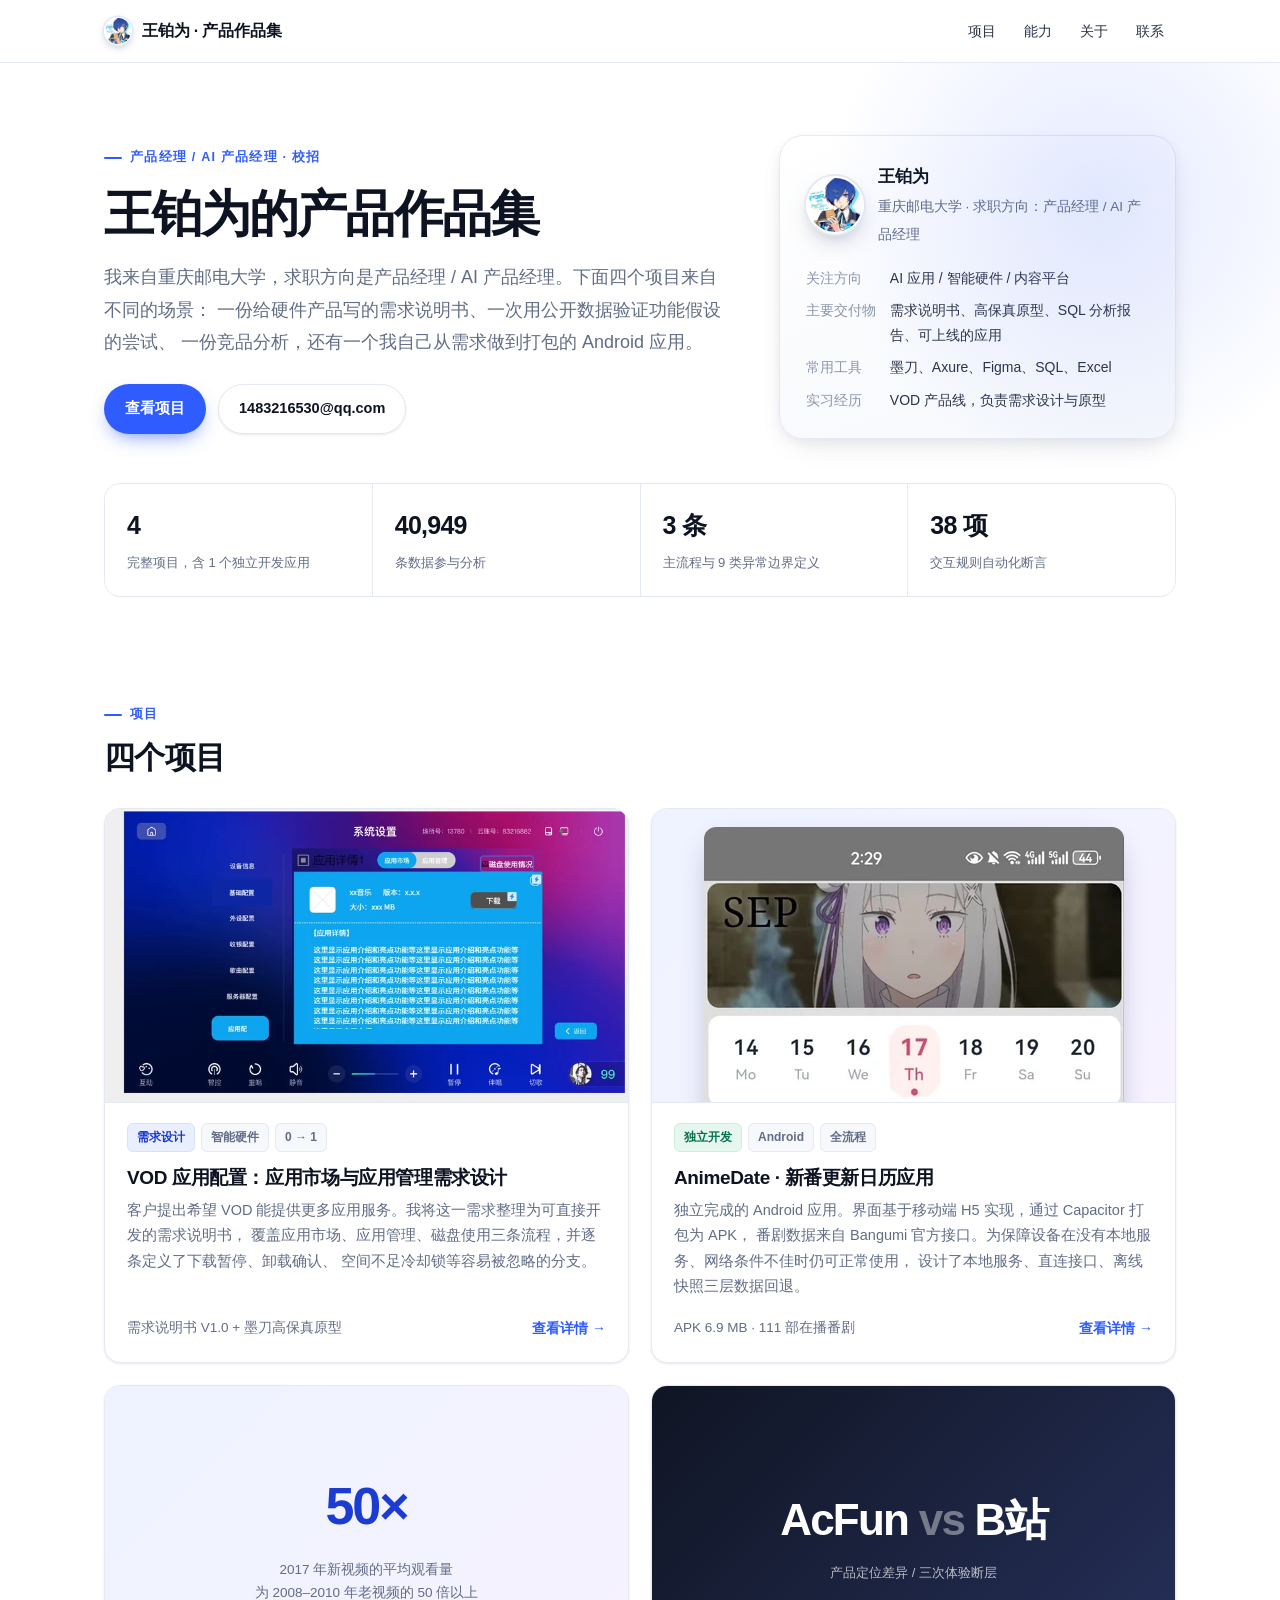
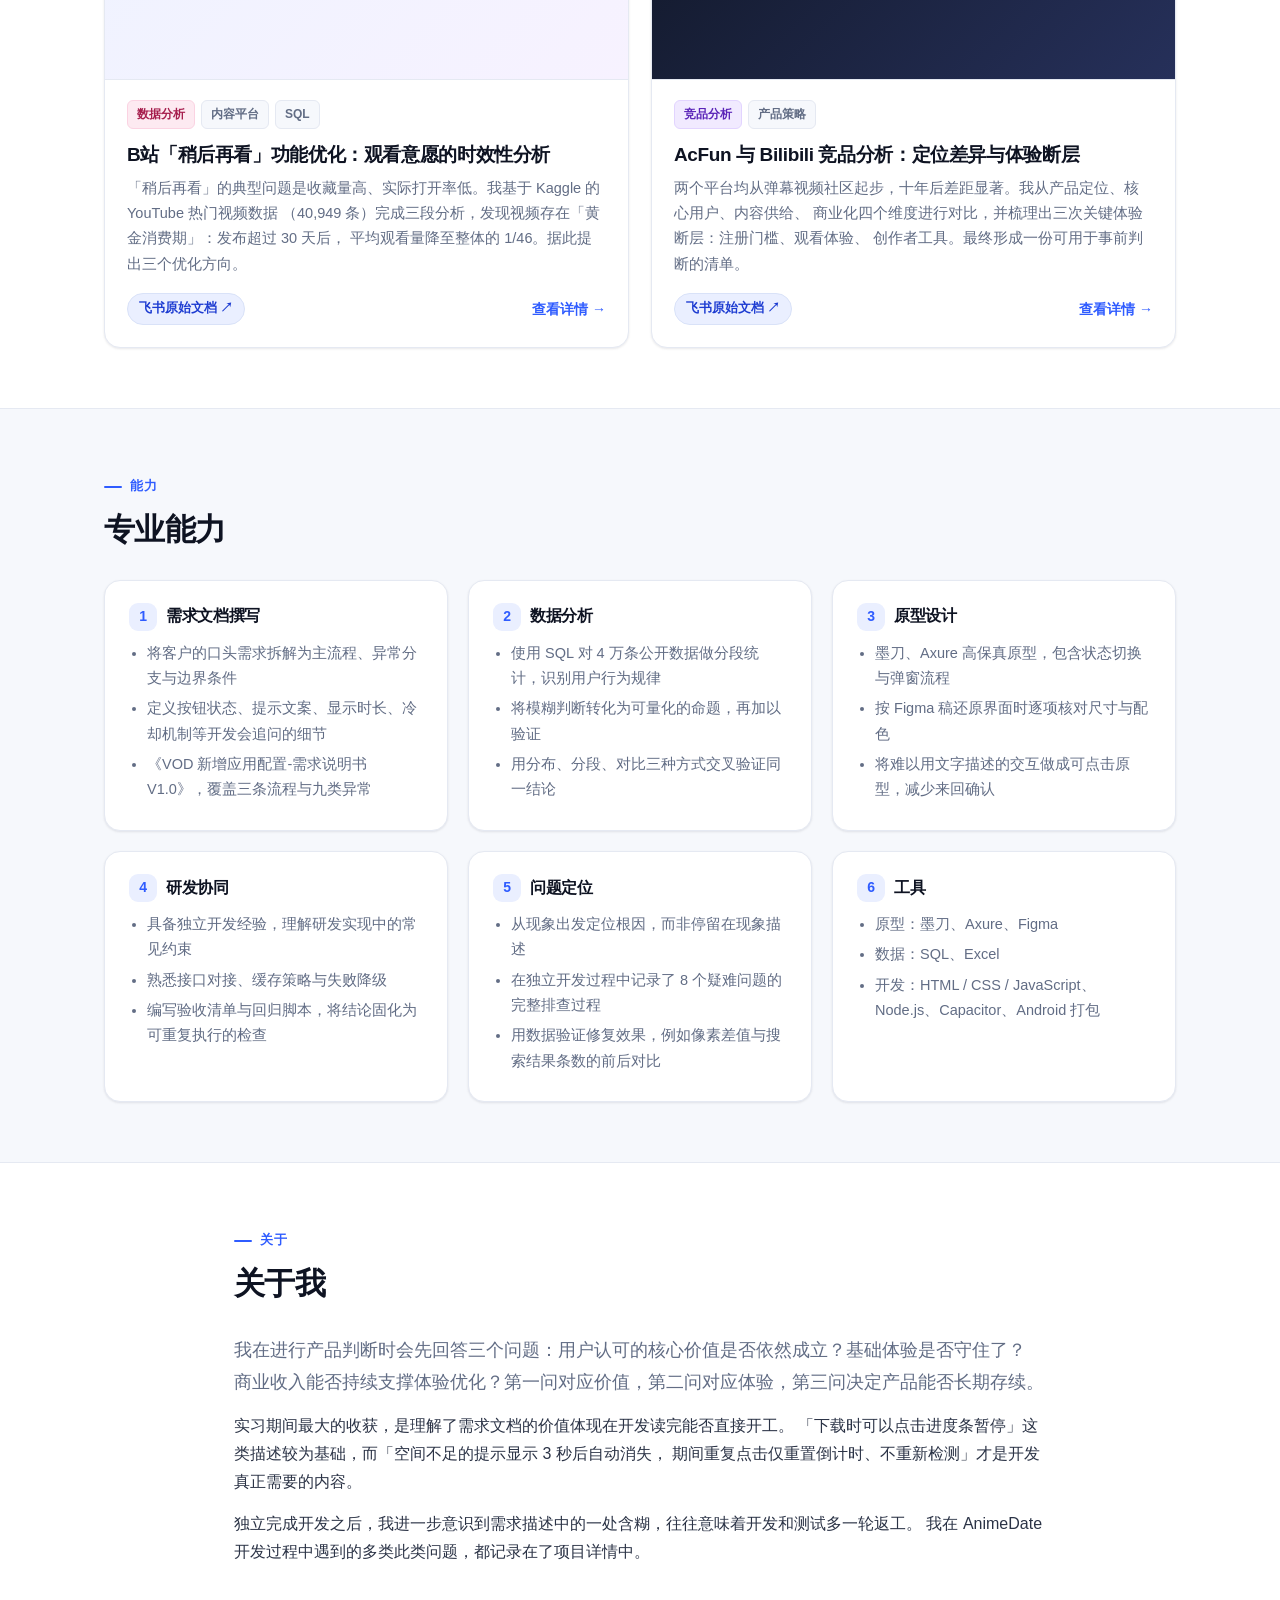
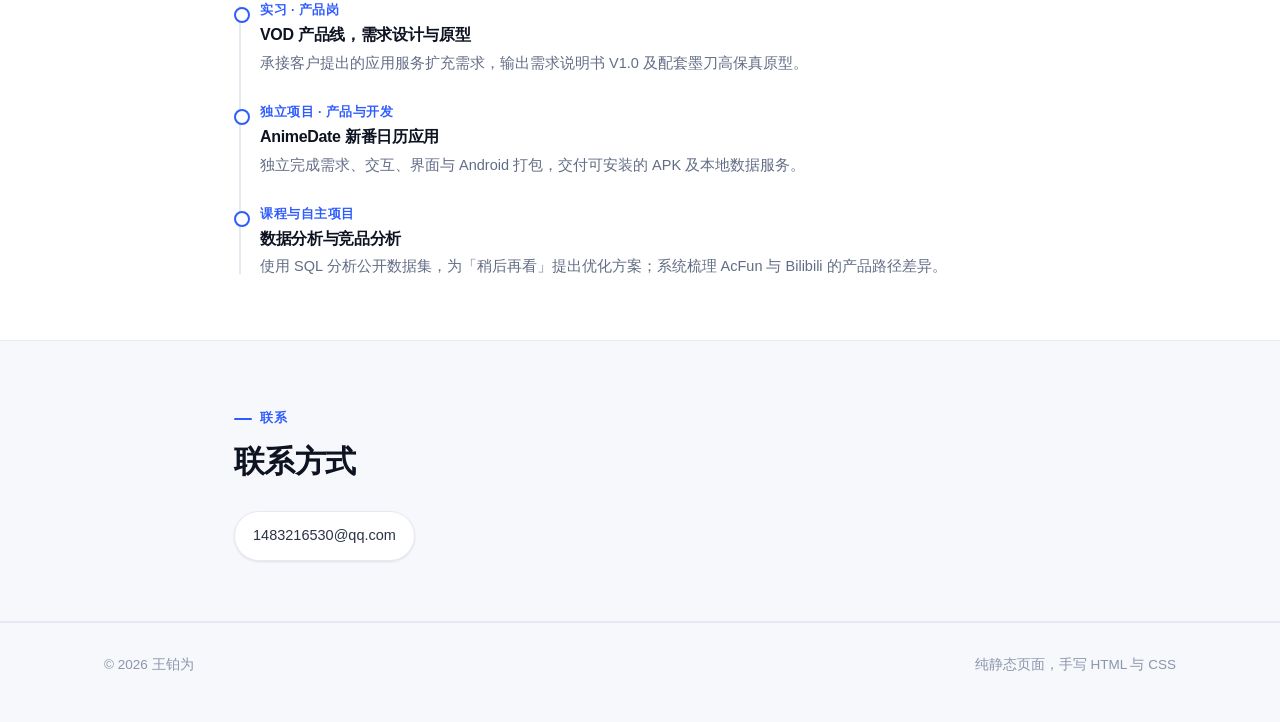
<file: index.html>
<!DOCTYPE html>
<html lang="zh-CN">
<head>
<meta charset="UTF-8">
<meta name="viewport" content="width=device-width, initial-scale=1">
<title>王铂为 · 产品作品集</title>
<meta name="description" content="王铂为的产品作品集：VOD 应用配置需求设计、B站稍后再看功能优化、AcFun 与 Bilibili 竞品分析、AnimeDate 新番日历应用。">
<link rel="stylesheet" href="assets/css/style.css">
</head>
<body>

<header class="nav">
  <div class="wrap nav-in">
    <a class="brand" href="index.html"><img class="brand-avatar" src="assets/img/avatar.webp" alt="王铂为"> 王铂为 · 产品作品集</a>
    <button class="nav-toggle" aria-label="菜单">☰</button>
    <nav class="nav-links">
      <a href="#projects">项目</a>
      <a href="#skills">能力</a>
      <a href="#about">关于</a>
      <a href="#contact">联系</a>
    </nav>
  </div>
</header>

<div class="hero">
  <div class="wrap hero-grid">
    <div>
      <span class="eyebrow">产品经理 / AI 产品经理 · 校招</span>
      <h1>王铂为的产品作品集</h1>
      <p class="lead">
        我来自重庆邮电大学，求职方向是产品经理 / AI 产品经理。下面四个项目来自不同的场景：
        一份给硬件产品写的需求说明书、一次用公开数据验证功能假设的尝试、
        一份竞品分析，还有一个我自己从需求做到打包的 Android 应用。
      </p>
      <div class="hero-actions">
        <a class="btn btn-primary" href="#projects">查看项目</a>
        <a class="btn btn-ghost" href="mailto:1483216530@qq.com">1483216530@qq.com</a>
      </div>
    </div>

    <aside class="idcard">
      <div class="who">
        <img class="avatar" src="assets/img/avatar.webp" alt="王铂为">
        <div>
          <b>王铂为</b>
          <span class="small muted">重庆邮电大学 · 求职方向：产品经理 / AI 产品经理</span>
        </div>
      </div>
      <dl>
        <dt>关注方向</dt><dd>AI 应用 / 智能硬件 / 内容平台</dd>
        <dt>主要交付物</dt><dd>需求说明书、高保真原型、SQL 分析报告、可上线的应用</dd>
        <dt>常用工具</dt><dd>墨刀、Axure、Figma、SQL、Excel</dd>
        <dt>实习经历</dt><dd>VOD 产品线，负责需求设计与原型</dd>
      </dl>
    </aside>
  </div>

  <div class="wrap">
    <div class="stats">
      <div><b>4</b><span>完整项目，含 1 个独立开发应用</span></div>
      <div><b>40,949</b><span>条数据参与分析</span></div>
      <div><b>3 条</b><span>主流程与 9 类异常边界定义</span></div>
      <div><b>38 项</b><span>交互规则自动化断言</span></div>
    </div>
  </div>
</div>

<section class="block" id="projects">
  <div class="wrap">
    <div class="section-head">
      <span class="eyebrow">项目</span>
      <h2>四个项目</h2>
    </div>

    <div class="cards">

      <article class="card">
        <a class="card-link" href="projects/vod-app-config.html" aria-label="VOD 应用配置"></a>
        <div class="thumb">
          <img src="assets/img/mocto/vod-proto-4.webp" alt="VOD 应用配置原型">
        </div>
        <div class="body">
          <div class="tags">
            <span class="tag blue">需求设计</span>
            <span class="tag">智能硬件</span>
            <span class="tag">0 → 1</span>
          </div>
          <h3>VOD 应用配置：应用市场与应用管理需求设计</h3>
          <p>客户提出希望 VOD 能提供更多应用服务。我将这一需求整理为可直接开发的需求说明书，
             覆盖应用市场、应用管理、磁盘使用三条流程，并逐条定义了下载暂停、卸载确认、
             空间不足冷却锁等容易被忽略的分支。</p>
          <div class="foot">
            <span class="small muted">需求说明书 V1.0 + 墨刀高保真原型</span>
            <span class="card-more">查看详情 →</span>
          </div>
        </div>
      </article>

      <article class="card">
        <a class="card-link" href="projects/anime-calendar.html" aria-label="AnimeDate 新番日历"></a>
        <div class="thumb phone">
          <img src="assets/img/anime/shot-home.webp" alt="AnimeDate 新番日历首页">
        </div>
        <div class="body">
          <div class="tags">
            <span class="tag green">独立开发</span>
            <span class="tag">Android</span>
            <span class="tag">全流程</span>
          </div>
          <h3>AnimeDate · 新番更新日历应用</h3>
          <p>独立完成的 Android 应用。界面基于移动端 H5 实现，通过 Capacitor 打包为 APK，
             番剧数据来自 Bangumi 官方接口。为保障设备在没有本地服务、网络条件不佳时仍可正常使用，
             设计了本地服务、直连接口、离线快照三层数据回退。</p>
          <div class="foot">
            <span class="small muted">APK 6.9 MB · 111 部在播番剧</span>
            <span class="card-more">查看详情 →</span>
          </div>
        </div>
      </article>

      <article class="card">
        <a class="card-link" href="projects/bilibili-slate.html" aria-label="稍后再看功能优化"></a>
        <div class="thumb" style="background:linear-gradient(135deg,#eef3ff,#f7f2ff)">
          <div style="padding:26px;text-align:center">
            <div style="font-size:52px;font-weight:800;letter-spacing:-.04em;color:var(--brand-ink)">50×</div>
            <div class="small muted" style="margin-top:6px">2017 年新视频的平均观看量<br>为 2008–2010 年老视频的 50 倍以上</div>
          </div>
        </div>
        <div class="body">
          <div class="tags">
            <span class="tag pink">数据分析</span>
            <span class="tag">内容平台</span>
            <span class="tag">SQL</span>
          </div>
          <h3>B站「稍后再看」功能优化：观看意愿的时效性分析</h3>
          <p>「稍后再看」的典型问题是收藏量高、实际打开率低。我基于 Kaggle 的 YouTube 热门视频数据
             （40,949 条）完成三段分析，发现视频存在「黄金消费期」：发布超过 30 天后，
             平均观看量降至整体的 1/46。据此提出三个优化方向。</p>
          <div class="foot">
            <a class="card-doc" href="https://ocnc5amfn64f.feishu.cn/wiki/Hr5uw0Synigguxk5gFxchPh0n3c"
               target="_blank" rel="noopener">飞书原始文档 ↗</a>
            <span class="card-more">查看详情 →</span>
          </div>
        </div>
      </article>

      <article class="card">
        <a class="card-link" href="projects/acfun-vs-bilibili.html" aria-label="AcFun 与 Bilibili 竞品分析"></a>
        <div class="thumb" style="background:linear-gradient(135deg,#0f1523,#26305a);display:grid;place-items:center">
          <div style="padding:26px;text-align:center;color:#fff">
            <div style="font-size:44px;font-weight:800;letter-spacing:-.04em">AcFun <span style="opacity:.4">vs</span> B站</div>
            <div style="font-size:13px;opacity:.7;margin-top:4px">产品定位差异 / 三次体验断层</div>
          </div>
        </div>
        <div class="body">
          <div class="tags">
            <span class="tag violet">竞品分析</span>
            <span class="tag">产品策略</span>
          </div>
          <h3>AcFun 与 Bilibili 竞品分析：定位差异与体验断层</h3>
          <p>两个平台均从弹幕视频社区起步，十年后差距显著。我从产品定位、核心用户、内容供给、
             商业化四个维度进行对比，并梳理出三次关键体验断层：注册门槛、观看体验、
             创作者工具。最终形成一份可用于事前判断的清单。</p>
          <div class="foot">
            <a class="card-doc" href="https://ocnc5amfn64f.feishu.cn/wiki/D6tuwTtzIiVLulk2IXWczBsungq"
               target="_blank" rel="noopener">飞书原始文档 ↗</a>
            <span class="card-more">查看详情 →</span>
          </div>
        </div>
      </article>

    </div>
  </div>
</section>

<section class="block soft" id="skills">
  <div class="wrap">
    <div class="section-head">
      <span class="eyebrow">能力</span>
      <h2>专业能力</h2>
    </div>

    <div class="grid-3">
      <div class="panel">
        <h4><span class="ic">1</span> 需求文档撰写</h4>
        <ul>
          <li>将客户的口头需求拆解为主流程、异常分支与边界条件</li>
          <li>定义按钮状态、提示文案、显示时长、冷却机制等开发会追问的细节</li>
          <li>《VOD 新增应用配置-需求说明书 V1.0》，覆盖三条流程与九类异常</li>
        </ul>
      </div>
      <div class="panel">
        <h4><span class="ic">2</span> 数据分析</h4>
        <ul>
          <li>使用 SQL 对 4 万条公开数据做分段统计，识别用户行为规律</li>
          <li>将模糊判断转化为可量化的命题，再加以验证</li>
          <li>用分布、分段、对比三种方式交叉验证同一结论</li>
        </ul>
      </div>
      <div class="panel">
        <h4><span class="ic">3</span> 原型设计</h4>
        <ul>
          <li>墨刀、Axure 高保真原型，包含状态切换与弹窗流程</li>
          <li>按 Figma 稿还原界面时逐项核对尺寸与配色</li>
          <li>将难以用文字描述的交互做成可点击原型，减少来回确认</li>
        </ul>
      </div>
      <div class="panel">
        <h4><span class="ic">4</span> 研发协同</h4>
        <ul>
          <li>具备独立开发经验，理解研发实现中的常见约束</li>
          <li>熟悉接口对接、缓存策略与失败降级</li>
          <li>编写验收清单与回归脚本，将结论固化为可重复执行的检查</li>
        </ul>
      </div>
      <div class="panel">
        <h4><span class="ic">5</span> 问题定位</h4>
        <ul>
          <li>从现象出发定位根因，而非停留在现象描述</li>
          <li>在独立开发过程中记录了 8 个疑难问题的完整排查过程</li>
          <li>用数据验证修复效果，例如像素差值与搜索结果条数的前后对比</li>
        </ul>
      </div>
      <div class="panel">
        <h4><span class="ic">6</span> 工具</h4>
        <ul>
          <li>原型：墨刀、Axure、Figma</li>
          <li>数据：SQL、Excel</li>
          <li>开发：HTML / CSS / JavaScript、Node.js、Capacitor、Android 打包</li>
        </ul>
      </div>
    </div>
  </div>
</section>

<section class="block" id="about">
  <div class="wrap wrap-narrow">
    <div class="section-head">
      <span class="eyebrow">关于</span>
      <h2>关于我</h2>
    </div>
    <p class="lead">
      我在进行产品判断时会先回答三个问题：用户认可的核心价值是否依然成立？基础体验是否守住了？
      商业收入能否持续支撑体验优化？第一问对应价值，第二问对应体验，第三问决定产品能否长期存续。
    </p>
    <p>
      实习期间最大的收获，是理解了需求文档的价值体现在开发读完能否直接开工。
      「下载时可以点击进度条暂停」这类描述较为基础，而「空间不足的提示显示 3 秒后自动消失，
      期间重复点击仅重置倒计时、不重新检测」才是开发真正需要的内容。
    </p>
    <p>
      独立完成开发之后，我进一步意识到需求描述中的一处含糊，往往意味着开发和测试多一轮返工。
      我在 AnimeDate 开发过程中遇到的多类此类问题，都记录在了项目详情中。
    </p>

    <div class="timeline" style="margin-top:34px">
      <div class="tl-item">
        <div class="when">实习 · 产品岗</div>
        <h4>VOD 产品线，需求设计与原型</h4>
        <p>承接客户提出的应用服务扩充需求，输出需求说明书 V1.0 及配套墨刀高保真原型。</p>
      </div>
      <div class="tl-item">
        <div class="when">独立项目 · 产品与开发</div>
        <h4>AnimeDate 新番日历应用</h4>
        <p>独立完成需求、交互、界面与 Android 打包，交付可安装的 APK 及本地数据服务。</p>
      </div>
      <div class="tl-item">
        <div class="when">课程与自主项目</div>
        <h4>数据分析与竞品分析</h4>
        <p>使用 SQL 分析公开数据集，为「稍后再看」提出优化方案；系统梳理 AcFun 与 Bilibili 的产品路径差异。</p>
      </div>
    </div>
  </div>
</section>

<section class="block soft" id="contact">
  <div class="wrap wrap-narrow">
    <div class="section-head">
      <span class="eyebrow">联系</span>
      <h2>联系方式</h2>
    </div>
    <div class="contact">
      <a class="chip" href="mailto:1483216530@qq.com">1483216530@qq.com</a>
    </div>
  </div>
</section>

<footer class="site">
  <div class="wrap row">
    <span>© <span data-year></span> 王铂为</span>
    <span>纯静态页面，手写 HTML 与 CSS</span>
  </div>
</footer>

<script src="assets/js/site.js"></script>
</body>
</html>
</file>
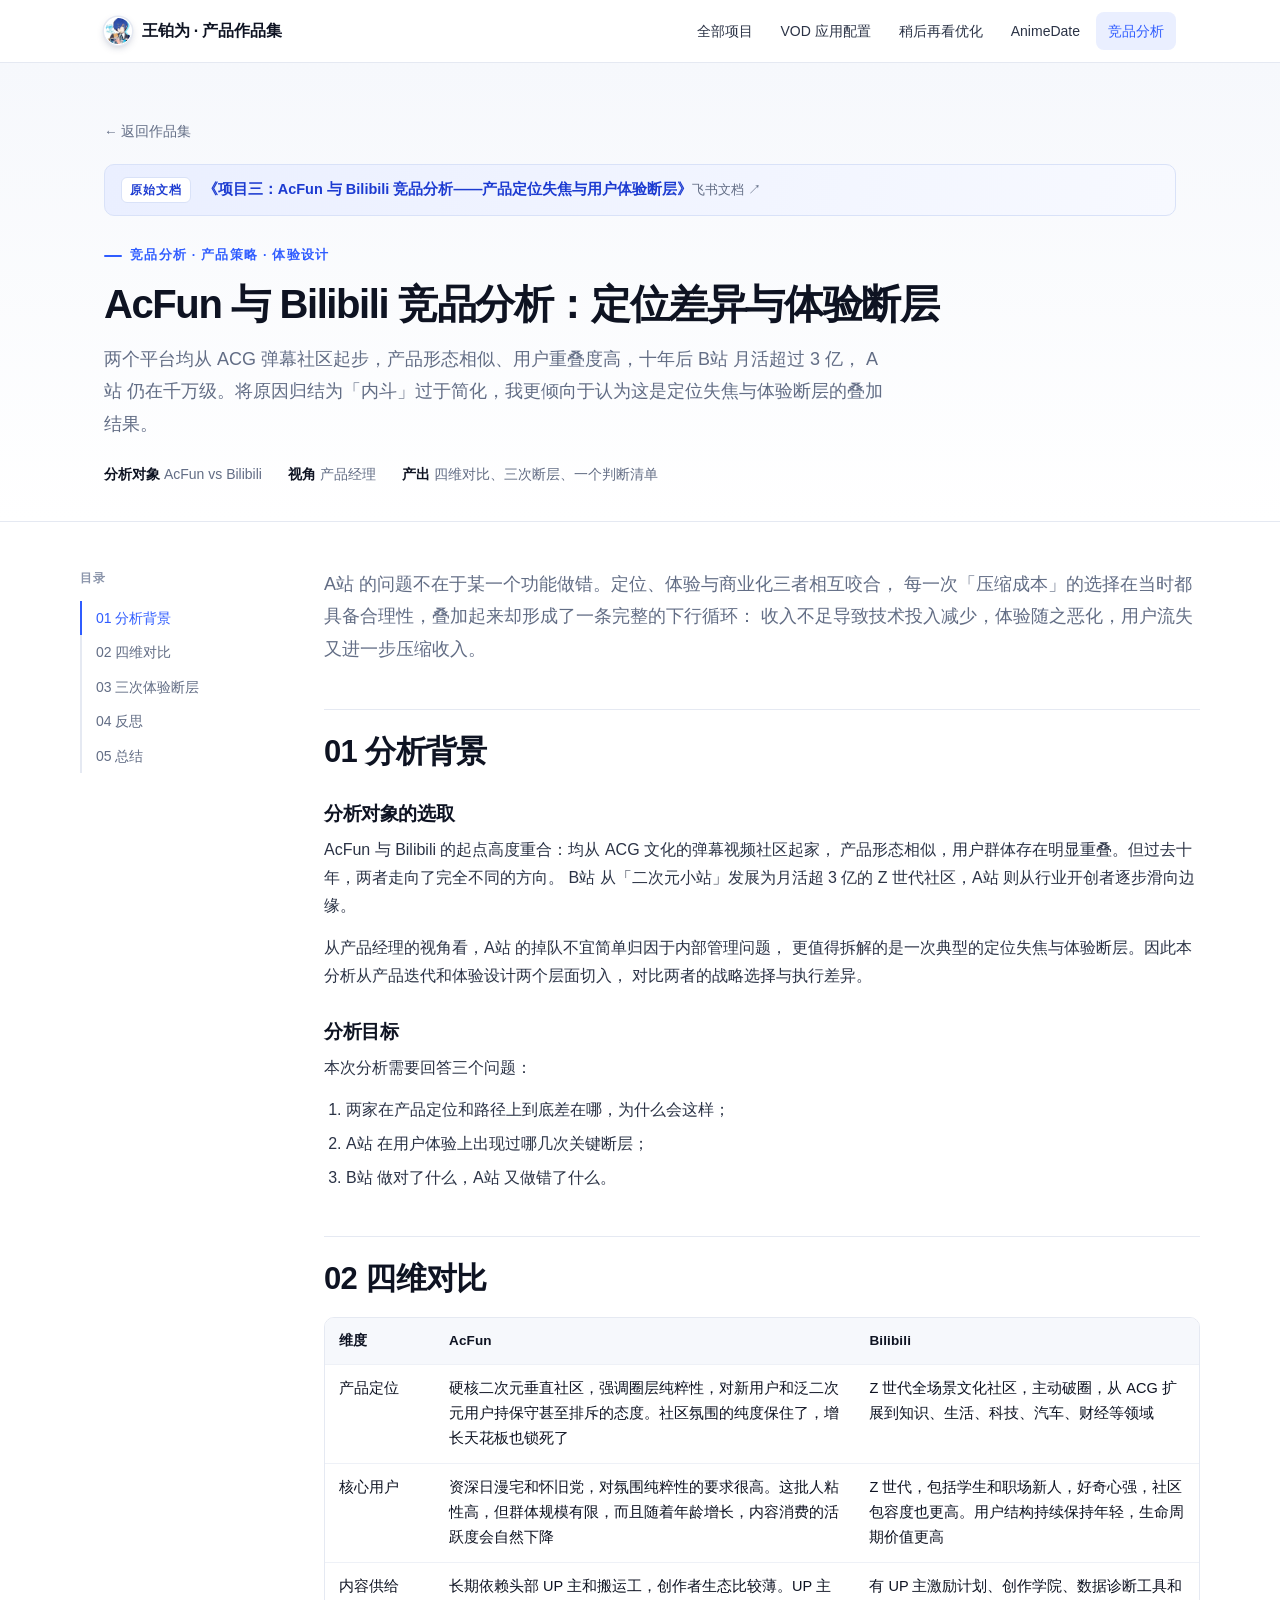
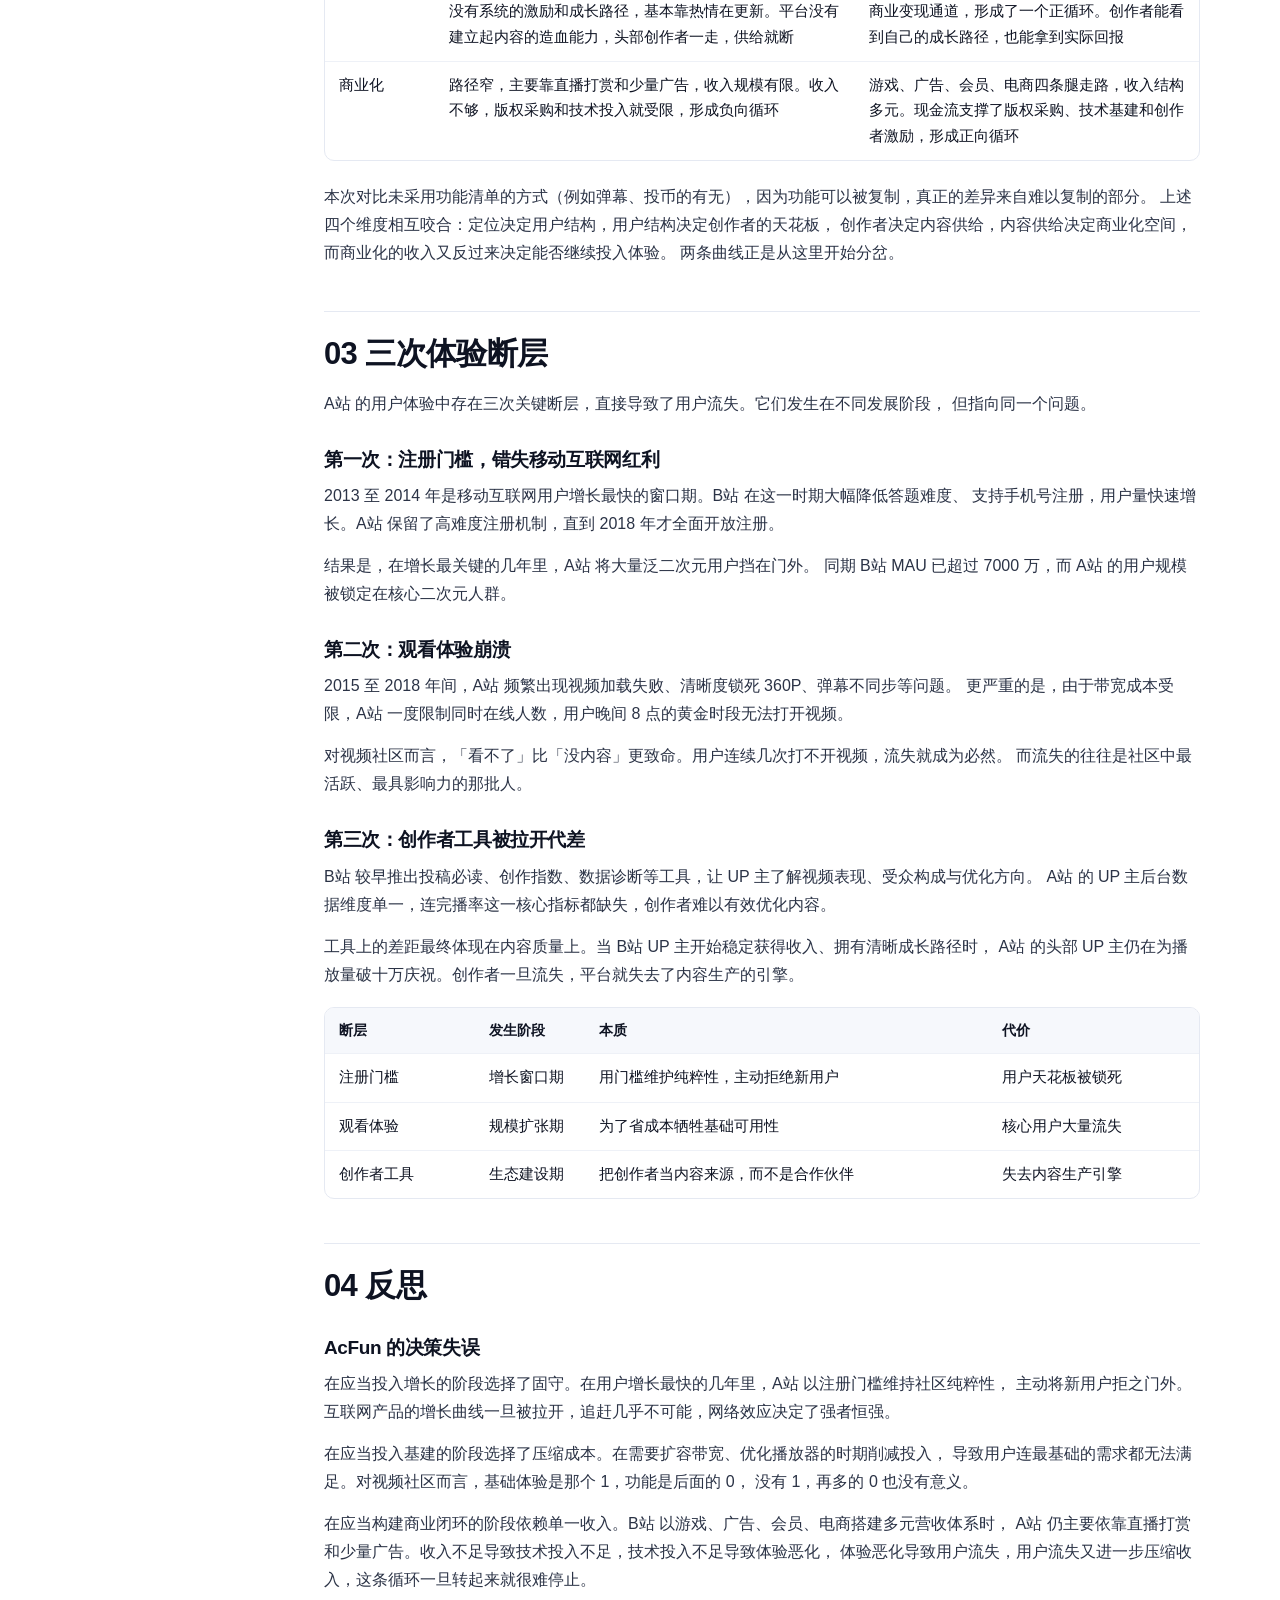
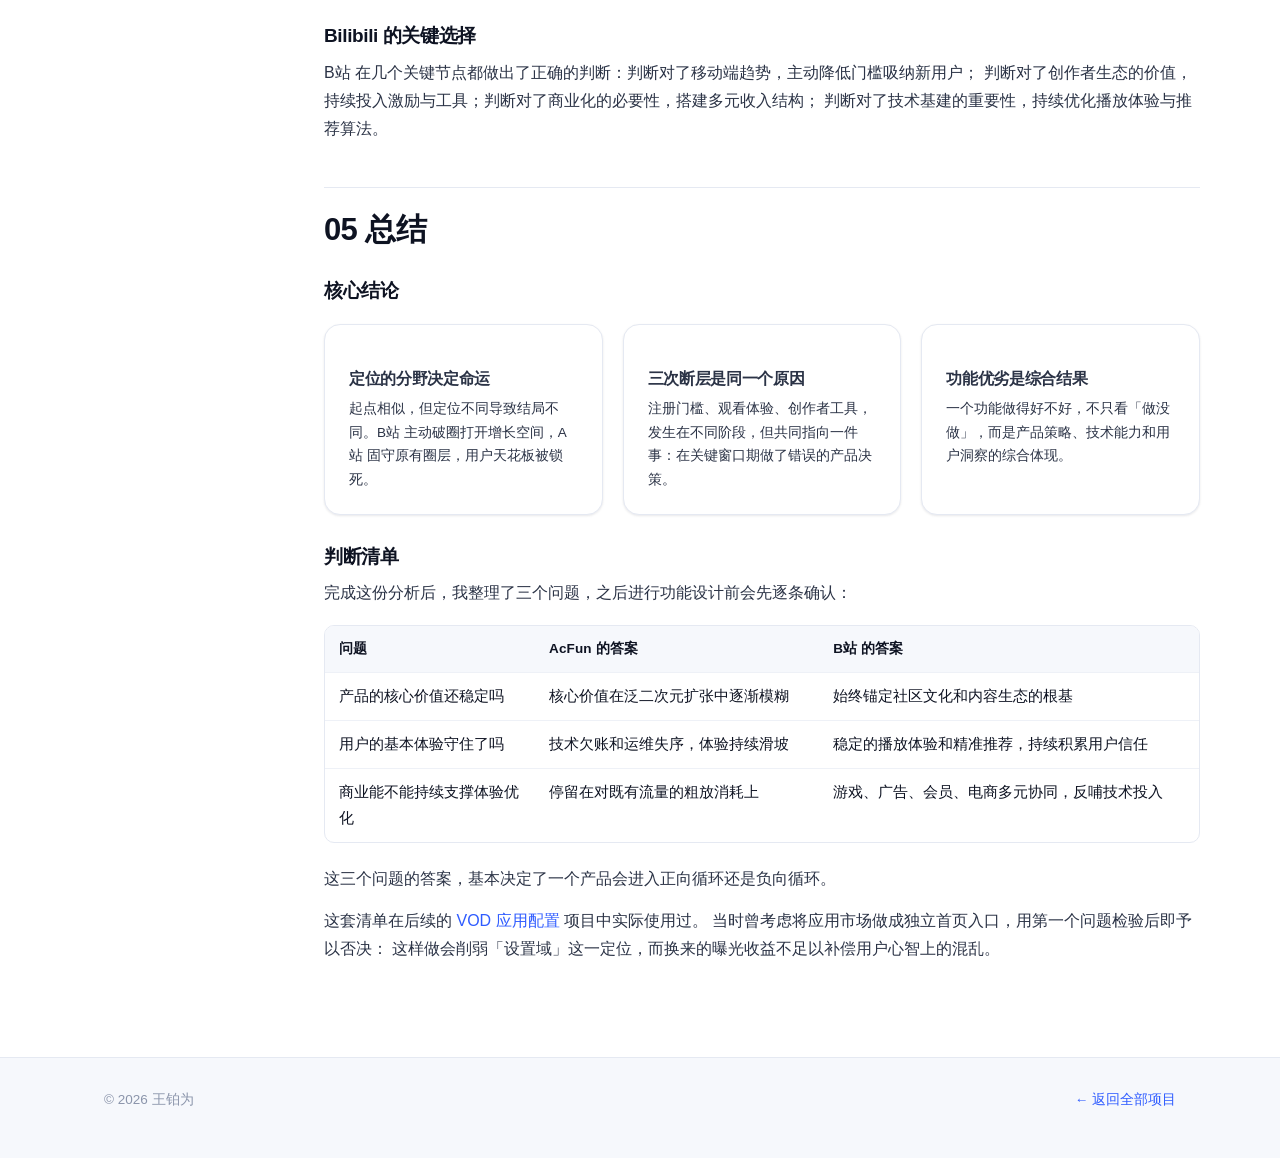
<file: projects/acfun-vs-bilibili.html>
<!DOCTYPE html>
<html lang="zh-CN">
<head>
<meta charset="UTF-8">
<meta name="viewport" content="width=device-width, initial-scale=1">
<title>AcFun 与 Bilibili 竞品分析 — 王铂为作品集</title>
<meta name="description" content="AcFun 与 Bilibili 竞品分析：四个维度的策略对比，三次关键体验断层，以及一个产品判断清单。">
<link rel="stylesheet" href="../assets/css/style.css">
</head>
<body>

<header class="nav">
  <div class="wrap nav-in">
    <a class="brand" href="../index.html"><img class="brand-avatar" src="../assets/img/avatar.webp" alt="王铂为"> 王铂为 · 产品作品集</a>
    <button class="nav-toggle" aria-label="菜单">☰</button>
    <nav class="nav-links">
      <a href="../index.html#projects">全部项目</a>
      <a href="vod-app-config.html">VOD 应用配置</a>
      <a href="bilibili-slate.html">稍后再看优化</a>
      <a href="anime-calendar.html">AnimeDate</a>
      <a href="acfun-vs-bilibili.html" class="active">竞品分析</a>
    </nav>
  </div>
</header>

<div class="phead">
  <div class="wrap">
    <a class="back" href="../index.html#projects">← 返回作品集</a>

    <div class="doclink">
      <span class="dl-label">原始文档</span>
      <a href="https://ocnc5amfn64f.feishu.cn/wiki/D6tuwTtzIiVLulk2IXWczBsungq" target="_blank" rel="noopener">
        《项目三：AcFun 与 Bilibili 竞品分析——产品定位失焦与用户体验断层》<span class="dl-out">飞书文档 ↗</span>
      </a>
    </div>

    <span class="eyebrow">竞品分析 · 产品策略 · 体验设计</span>
    <h1>AcFun 与 Bilibili 竞品分析：定位差异与体验断层</h1>
    <p class="lead" style="max-width:780px">
      两个平台均从 ACG 弹幕社区起步，产品形态相似、用户重叠度高，十年后 B站 月活超过 3 亿，
      A站 仍在千万级。将原因归结为「内斗」过于简化，我更倾向于认为这是定位失焦与体验断层的叠加结果。
    </p>
    <div class="meta">
      <span><b>分析对象</b> AcFun vs Bilibili</span>
      <span><b>视角</b> 产品经理</span>
      <span><b>产出</b> 四维对比、三次断层、一个判断清单</span>
    </div>
  </div>
</div>

<div class="wrap proj">
  <aside class="toc">
    <div class="t">目录</div>
    <a href="#s1">01 分析背景</a>
    <a href="#s2">02 四维对比</a>
    <a href="#s3">03 三次体验断层</a>
    <a href="#s4">04 反思</a>
    <a href="#s5">05 总结</a>
  </aside>

  <article class="article">

    <p class="lead">
      A站 的问题不在于某一个功能做错。定位、体验与商业化三者相互咬合，
      每一次「压缩成本」的选择在当时都具备合理性，叠加起来却形成了一条完整的下行循环：
      收入不足导致技术投入减少，体验随之恶化，用户流失又进一步压缩收入。
    </p>

    <h2 id="s1">01 分析背景</h2>

    <h3>分析对象的选取</h3>
    <p>AcFun 与 Bilibili 的起点高度重合：均从 ACG 文化的弹幕视频社区起家，
      产品形态相似，用户群体存在明显重叠。但过去十年，两者走向了完全不同的方向。
      B站 从「二次元小站」发展为月活超 3 亿的 Z 世代社区，A站 则从行业开创者逐步滑向边缘。</p>
    <p>从产品经理的视角看，A站 的掉队不宜简单归因于内部管理问题，
      更值得拆解的是一次典型的定位失焦与体验断层。因此本分析从产品迭代和体验设计两个层面切入，
      对比两者的战略选择与执行差异。</p>

    <h3>分析目标</h3>
    <p>本次分析需要回答三个问题：</p>
    <ol>
      <li>两家在产品定位和路径上到底差在哪，为什么会这样；</li>
      <li>A站 在用户体验上出现过哪几次关键断层；</li>
      <li>B站 做对了什么，A站 又做错了什么。</li>
    </ol>

    <h2 id="s2">02 四维对比</h2>

    <table class="tbl">
      <thead><tr><th style="width:110px">维度</th><th>AcFun</th><th>Bilibili</th></tr></thead>
      <tbody>
        <tr>
          <td>产品定位</td>
          <td>硬核二次元垂直社区，强调圈层纯粹性，对新用户和泛二次元用户持保守甚至排斥的态度。社区氛围的纯度保住了，增长天花板也锁死了</td>
          <td>Z 世代全场景文化社区，主动破圈，从 ACG 扩展到知识、生活、科技、汽车、财经等领域</td>
        </tr>
        <tr>
          <td>核心用户</td>
          <td>资深日漫宅和怀旧党，对氛围纯粹性的要求很高。这批人粘性高，但群体规模有限，而且随着年龄增长，内容消费的活跃度会自然下降</td>
          <td>Z 世代，包括学生和职场新人，好奇心强，社区包容度也更高。用户结构持续保持年轻，生命周期价值更高</td>
        </tr>
        <tr>
          <td>内容供给</td>
          <td>长期依赖头部 UP 主和搬运工，创作者生态比较薄。UP 主没有系统的激励和成长路径，基本靠热情在更新。平台没有建立起内容的造血能力，头部创作者一走，供给就断</td>
          <td>有 UP 主激励计划、创作学院、数据诊断工具和商业变现通道，形成了一个正循环。创作者能看到自己的成长路径，也能拿到实际回报</td>
        </tr>
        <tr>
          <td>商业化</td>
          <td>路径窄，主要靠直播打赏和少量广告，收入规模有限。收入不够，版权采购和技术投入就受限，形成负向循环</td>
          <td>游戏、广告、会员、电商四条腿走路，收入结构多元。现金流支撑了版权采购、技术基建和创作者激励，形成正向循环</td>
        </tr>
      </tbody>
    </table>

    <p>本次对比未采用功能清单的方式（例如弹幕、投币的有无），因为功能可以被复制，真正的差异来自难以复制的部分。
      上述四个维度相互咬合：定位决定用户结构，用户结构决定创作者的天花板，
      创作者决定内容供给，内容供给决定商业化空间，而商业化的收入又反过来决定能否继续投入体验。
      两条曲线正是从这里开始分岔。</p>

    <h2 id="s3">03 三次体验断层</h2>
    <p>A站 的用户体验中存在三次关键断层，直接导致了用户流失。它们发生在不同发展阶段，
      但指向同一个问题。</p>

    <h3>第一次：注册门槛，错失移动互联网红利</h3>
    <p>2013 至 2014 年是移动互联网用户增长最快的窗口期。B站 在这一时期大幅降低答题难度、
      支持手机号注册，用户量快速增长。A站 保留了高难度注册机制，直到 2018 年才全面开放注册。</p>
    <p>结果是，在增长最关键的几年里，A站 将大量泛二次元用户挡在门外。
      同期 B站 MAU 已超过 7000 万，而 A站 的用户规模被锁定在核心二次元人群。</p>

    <h3>第二次：观看体验崩溃</h3>
    <p>2015 至 2018 年间，A站 频繁出现视频加载失败、清晰度锁死 360P、弹幕不同步等问题。
      更严重的是，由于带宽成本受限，A站 一度限制同时在线人数，用户晚间 8 点的黄金时段无法打开视频。</p>
    <p>对视频社区而言，「看不了」比「没内容」更致命。用户连续几次打不开视频，流失就成为必然。
      而流失的往往是社区中最活跃、最具影响力的那批人。</p>

    <h3>第三次：创作者工具被拉开代差</h3>
    <p>B站 较早推出投稿必读、创作指数、数据诊断等工具，让 UP 主了解视频表现、受众构成与优化方向。
      A站 的 UP 主后台数据维度单一，连完播率这一核心指标都缺失，创作者难以有效优化内容。</p>
    <p>工具上的差距最终体现在内容质量上。当 B站 UP 主开始稳定获得收入、拥有清晰成长路径时，
      A站 的头部 UP 主仍在为播放量破十万庆祝。创作者一旦流失，平台就失去了内容生产的引擎。</p>

    <table class="tbl">
      <thead><tr><th style="width:150px">断层</th><th style="width:110px">发生阶段</th><th>本质</th><th>代价</th></tr></thead>
      <tbody>
        <tr><td>注册门槛</td><td>增长窗口期</td><td>用门槛维护纯粹性，主动拒绝新用户</td><td>用户天花板被锁死</td></tr>
        <tr><td>观看体验</td><td>规模扩张期</td><td>为了省成本牺牲基础可用性</td><td>核心用户大量流失</td></tr>
        <tr><td>创作者工具</td><td>生态建设期</td><td>把创作者当内容来源，而不是合作伙伴</td><td>失去内容生产引擎</td></tr>
      </tbody>
    </table>

    <h2 id="s4">04 反思</h2>

    <h3>AcFun 的决策失误</h3>
    <p>在应当投入增长的阶段选择了固守。在用户增长最快的几年里，A站 以注册门槛维持社区纯粹性，
      主动将新用户拒之门外。互联网产品的增长曲线一旦被拉开，追赶几乎不可能，网络效应决定了强者恒强。</p>
    <p>在应当投入基建的阶段选择了压缩成本。在需要扩容带宽、优化播放器的时期削减投入，
      导致用户连最基础的需求都无法满足。对视频社区而言，基础体验是那个 1，功能是后面的 0，
      没有 1，再多的 0 也没有意义。</p>
    <p>在应当构建商业闭环的阶段依赖单一收入。B站 以游戏、广告、会员、电商搭建多元营收体系时，
      A站 仍主要依靠直播打赏和少量广告。收入不足导致技术投入不足，技术投入不足导致体验恶化，
      体验恶化导致用户流失，用户流失又进一步压缩收入，这条循环一旦转起来就很难停止。</p>

    <h3>Bilibili 的关键选择</h3>
    <p>B站 在几个关键节点都做出了正确的判断：判断对了移动端趋势，主动降低门槛吸纳新用户；
      判断对了创作者生态的价值，持续投入激励与工具；判断对了商业化的必要性，搭建多元收入结构；
      判断对了技术基建的重要性，持续优化播放体验与推荐算法。</p>

    <h2 id="s5">05 总结</h2>

    <h3>核心结论</h3>
    <div class="grid-3" style="margin:20px 0">
      <div class="panel">
        <h4>定位的分野决定命运</h4>
        <p class="small" style="margin:0">起点相似，但定位不同导致结局不同。B站 主动破圈打开增长空间，A站 固守原有圈层，用户天花板被锁死。</p>
      </div>
      <div class="panel">
        <h4>三次断层是同一个原因</h4>
        <p class="small" style="margin:0">注册门槛、观看体验、创作者工具，发生在不同阶段，但共同指向一件事：在关键窗口期做了错误的产品决策。</p>
      </div>
      <div class="panel">
        <h4>功能优劣是综合结果</h4>
        <p class="small" style="margin:0">一个功能做得好不好，不只看「做没做」，而是产品策略、技术能力和用户洞察的综合体现。</p>
      </div>
    </div>

    <h3>判断清单</h3>
    <p>完成这份分析后，我整理了三个问题，之后进行功能设计前会先逐条确认：</p>

    <table class="tbl">
      <thead><tr><th style="width:210px">问题</th><th>AcFun 的答案</th><th>B站 的答案</th></tr></thead>
      <tbody>
        <tr>
          <td>产品的核心价值还稳定吗</td>
          <td>核心价值在泛二次元扩张中逐渐模糊</td>
          <td>始终锚定社区文化和内容生态的根基</td>
        </tr>
        <tr>
          <td>用户的基本体验守住了吗</td>
          <td>技术欠账和运维失序，体验持续滑坡</td>
          <td>稳定的播放体验和精准推荐，持续积累用户信任</td>
        </tr>
        <tr>
          <td>商业能不能持续支撑体验优化</td>
          <td>停留在对既有流量的粗放消耗上</td>
          <td>游戏、广告、会员、电商多元协同，反哺技术投入</td>
        </tr>
      </tbody>
    </table>

    <p>这三个问题的答案，基本决定了一个产品会进入正向循环还是负向循环。</p>

    <p>这套清单在后续的 <a href="vod-app-config.html">VOD 应用配置</a> 项目中实际使用过。
      当时曾考虑将应用市场做成独立首页入口，用第一个问题检验后即予以否决：
      这样做会削弱「设置域」这一定位，而换来的曝光收益不足以补偿用户心智上的混乱。</p>

  </article>
</div>

<footer class="site">
  <div class="wrap row">
    <span>© <span data-year></span> 王铂为</span>
    <span><a href="../index.html#projects">← 返回全部项目</a></span>
  </div>
</footer>

<script src="../assets/js/site.js"></script>
</body>
</html>
</file>
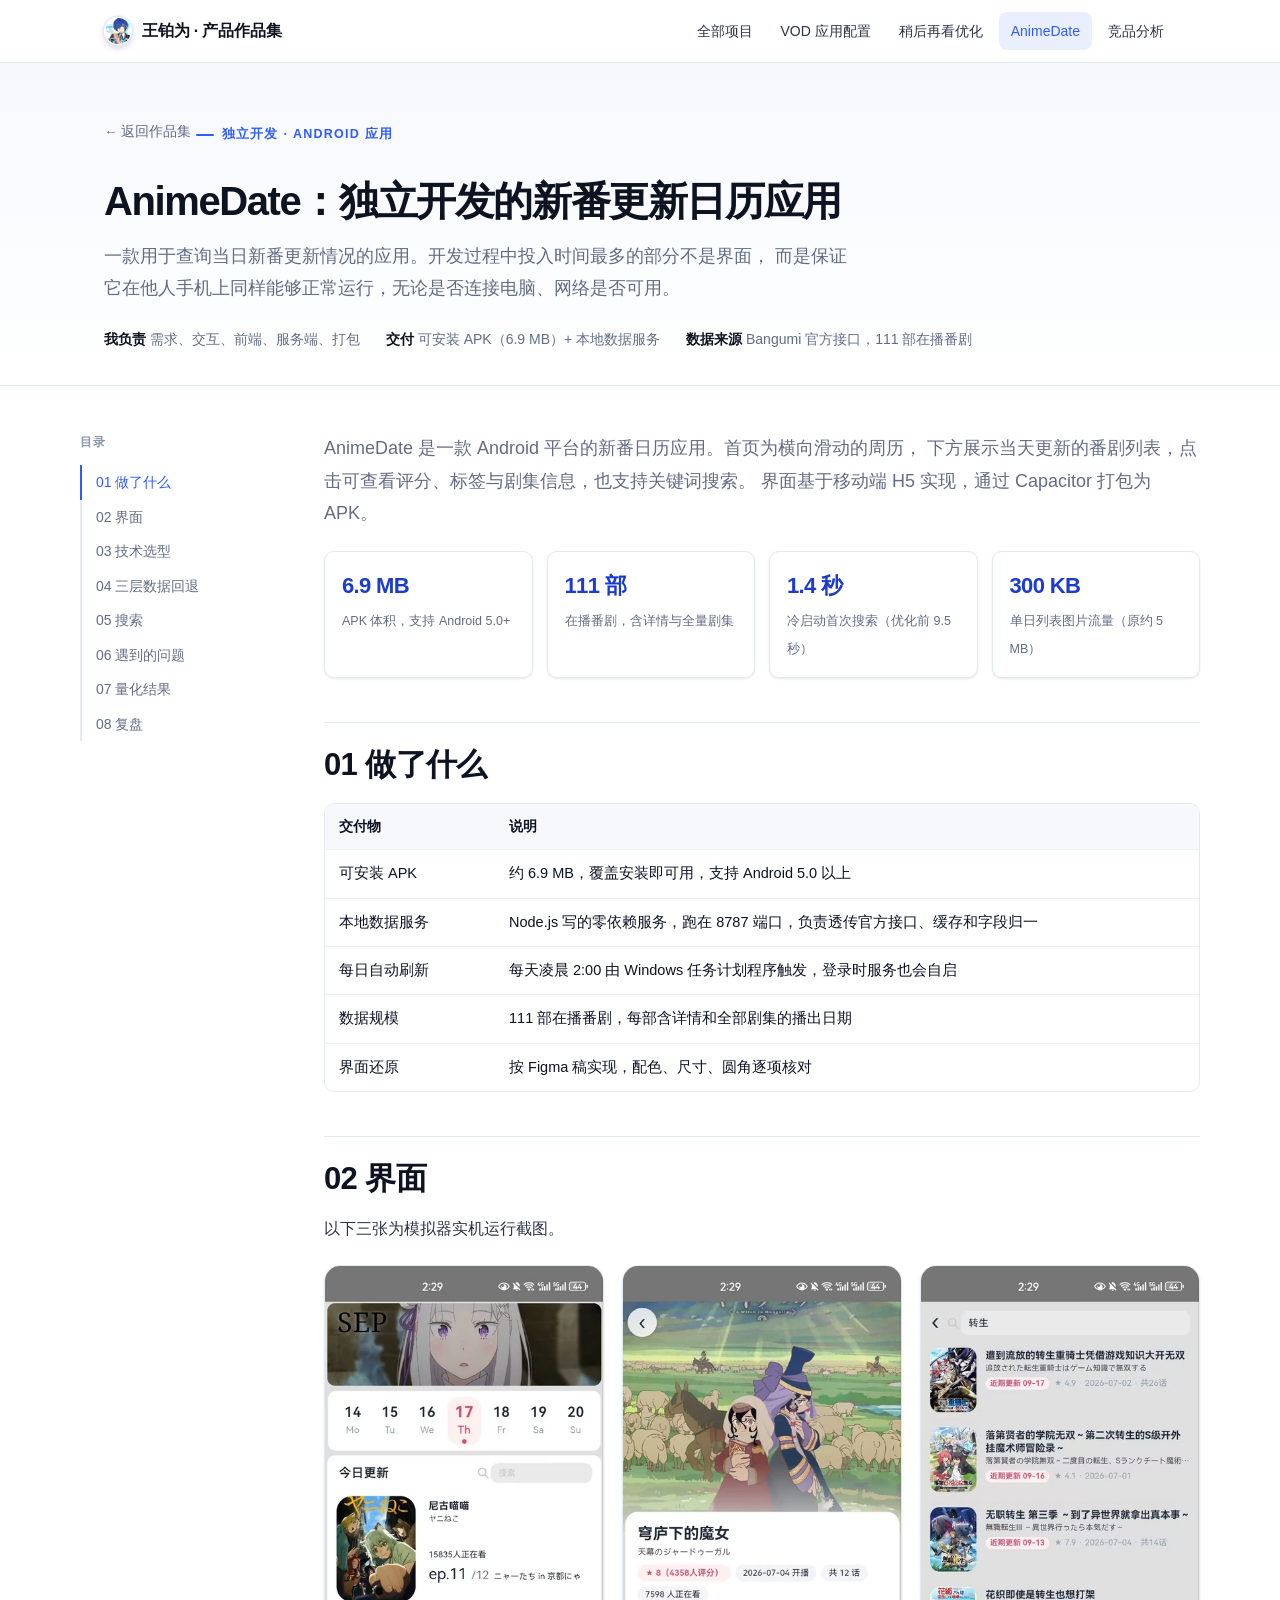
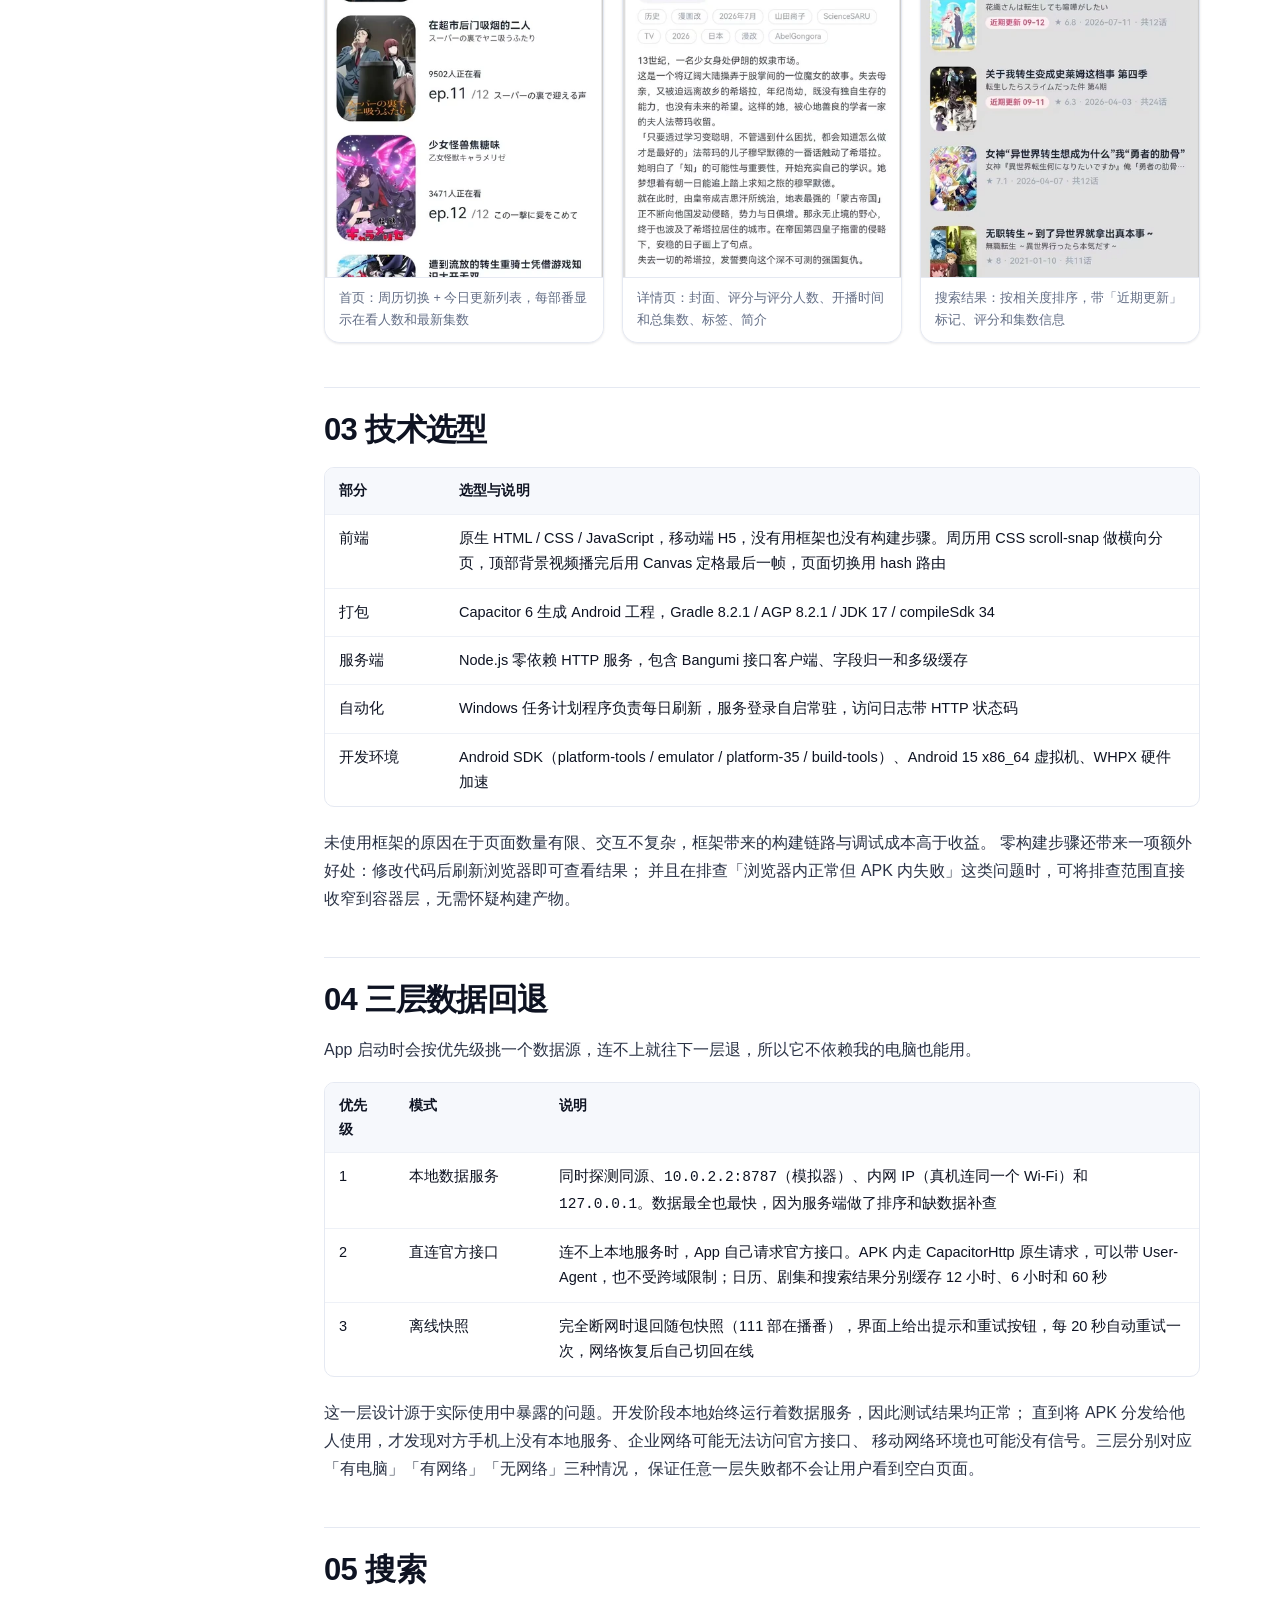
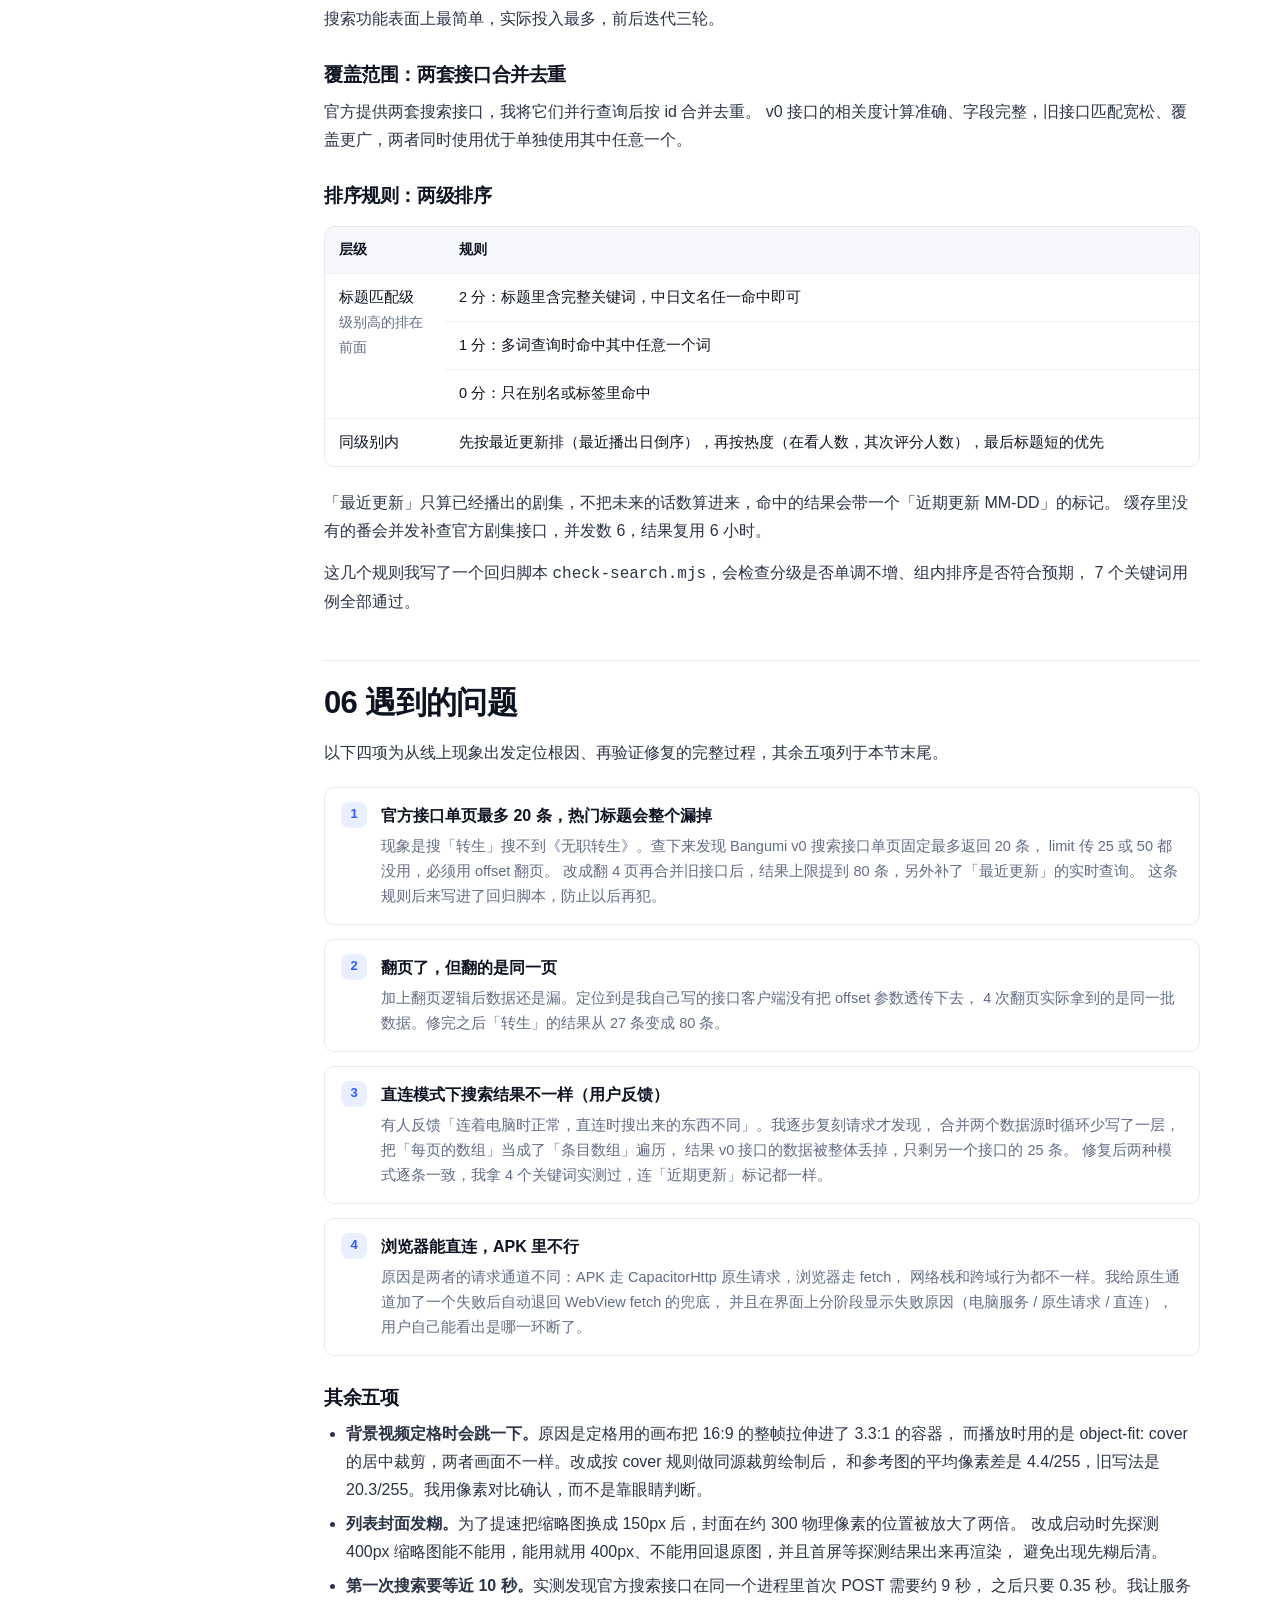
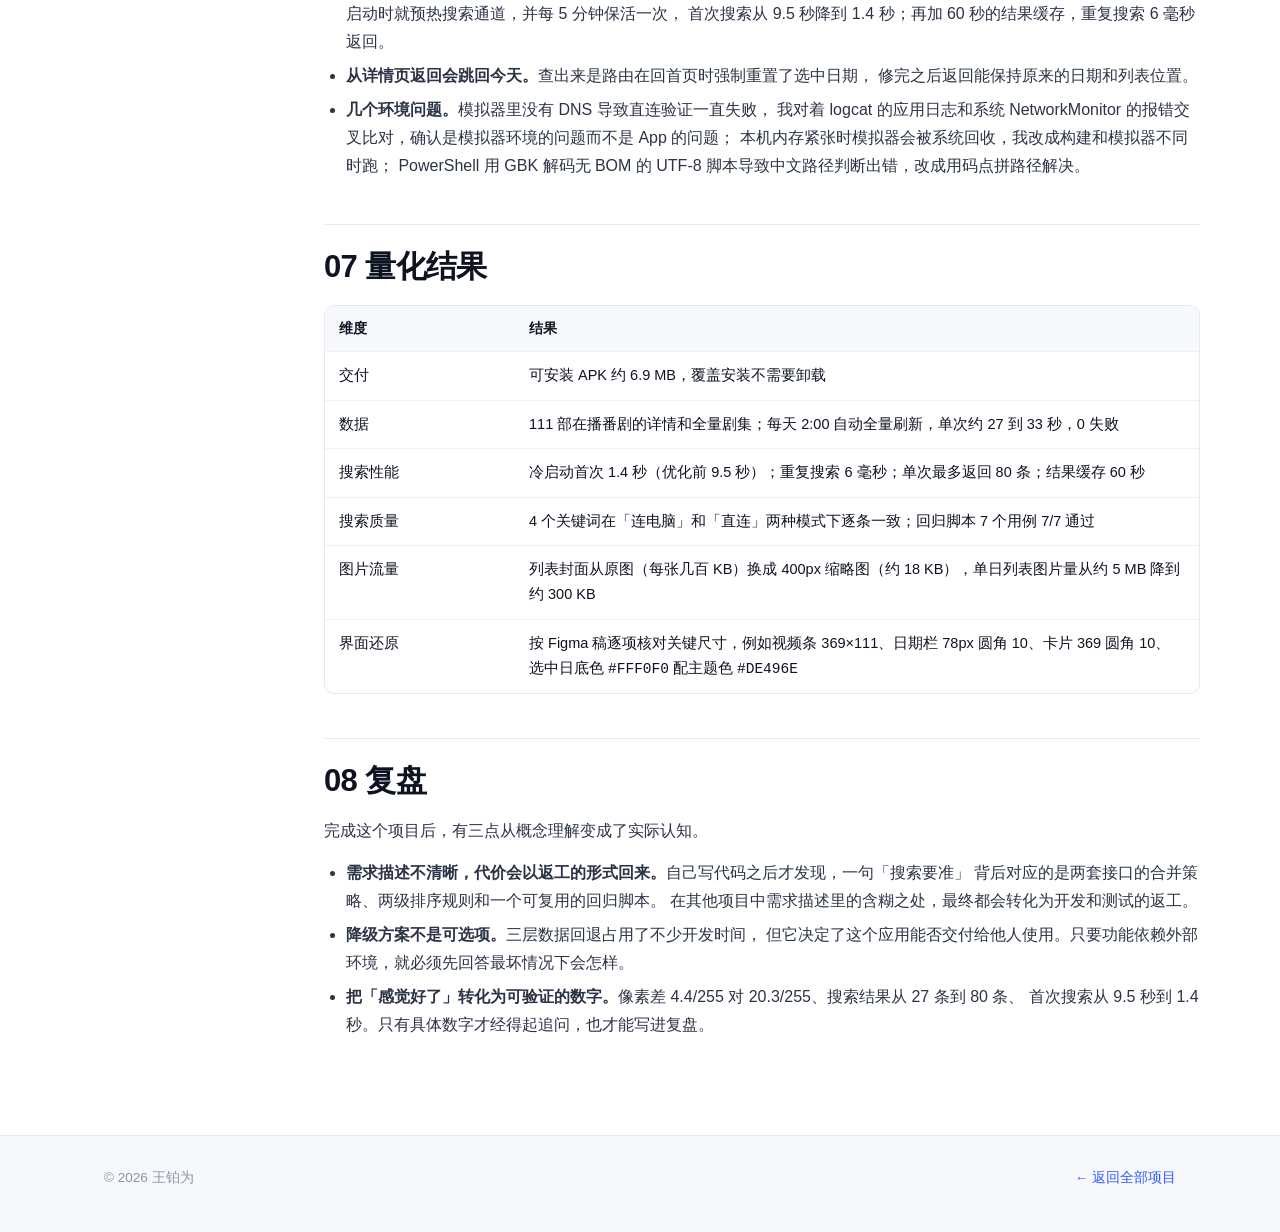
<file: projects/anime-calendar.html>
<!DOCTYPE html>
<html lang="zh-CN">
<head>
<meta charset="UTF-8">
<meta name="viewport" content="width=device-width, initial-scale=1">
<title>AnimeDate · 新番更新日历应用 — 王铂为作品集</title>
<meta name="description" content="独立开发的 Android 新番日历应用 AnimeDate：移动端 H5 + Capacitor 打包，三级数据源自动回退，搜索首次响应从 9.5 秒降到 1.4 秒。">
<link rel="stylesheet" href="../assets/css/style.css">
</head>
<body>

<header class="nav">
  <div class="wrap nav-in">
    <a class="brand" href="../index.html"><img class="brand-avatar" src="../assets/img/avatar.webp" alt="王铂为"> 王铂为 · 产品作品集</a>
    <button class="nav-toggle" aria-label="菜单">☰</button>
    <nav class="nav-links">
      <a href="../index.html#projects">全部项目</a>
      <a href="vod-app-config.html">VOD 应用配置</a>
      <a href="bilibili-slate.html">稍后再看优化</a>
      <a href="anime-calendar.html" class="active">AnimeDate</a>
      <a href="acfun-vs-bilibili.html">竞品分析</a>
    </nav>
  </div>
</header>

<div class="phead">
  <div class="wrap">
    <a class="back" href="../index.html#projects">← 返回作品集</a>
    <span class="eyebrow">独立开发 · Android 应用</span>
    <h1>AnimeDate：独立开发的新番更新日历应用</h1>
    <p class="lead" style="max-width:760px">
      一款用于查询当日新番更新情况的应用。开发过程中投入时间最多的部分不是界面，
      而是保证它在他人手机上同样能够正常运行，无论是否连接电脑、网络是否可用。
    </p>
    <div class="meta">
      <span><b>我负责</b> 需求、交互、前端、服务端、打包</span>
      <span><b>交付</b> 可安装 APK（6.9 MB）+ 本地数据服务</span>
      <span><b>数据来源</b> Bangumi 官方接口，111 部在播番剧</span>
    </div>
  </div>
</div>

<div class="wrap proj">
  <aside class="toc">
    <div class="t">目录</div>
    <a href="#s1">01 做了什么</a>
    <a href="#s2">02 界面</a>
    <a href="#s3">03 技术选型</a>
    <a href="#s4">04 三层数据回退</a>
    <a href="#s5">05 搜索</a>
    <a href="#s6">06 遇到的问题</a>
    <a href="#s7">07 量化结果</a>
    <a href="#s8">08 复盘</a>
  </aside>

  <article class="article">

    <p class="lead">
      AnimeDate 是一款 Android 平台的新番日历应用。首页为横向滑动的周历，
      下方展示当天更新的番剧列表，点击可查看评分、标签与剧集信息，也支持关键词搜索。
      界面基于移动端 H5 实现，通过 Capacitor 打包为 APK。
    </p>

    <div class="kpis">
      <div class="kpi"><b>6.9 MB</b><span>APK 体积，支持 Android 5.0+</span></div>
      <div class="kpi"><b>111 部</b><span>在播番剧，含详情与全量剧集</span></div>
      <div class="kpi"><b>1.4 秒</b><span>冷启动首次搜索（优化前 9.5 秒）</span></div>
      <div class="kpi"><b>300 KB</b><span>单日列表图片流量（原约 5 MB）</span></div>
    </div>

    <h2 id="s1">01 做了什么</h2>
    <table class="tbl">
      <thead><tr><th style="width:170px">交付物</th><th>说明</th></tr></thead>
      <tbody>
        <tr><td>可安装 APK</td><td>约 6.9 MB，覆盖安装即可用，支持 Android 5.0 以上</td></tr>
        <tr><td>本地数据服务</td><td>Node.js 写的零依赖服务，跑在 8787 端口，负责透传官方接口、缓存和字段归一</td></tr>
        <tr><td>每日自动刷新</td><td>每天凌晨 2:00 由 Windows 任务计划程序触发，登录时服务也会自启</td></tr>
        <tr><td>数据规模</td><td>111 部在播番剧，每部含详情和全部剧集的播出日期</td></tr>
        <tr><td>界面还原</td><td>按 Figma 稿实现，配色、尺寸、圆角逐项核对</td></tr>
      </tbody>
    </table>

    <h2 id="s2">02 界面</h2>
    <p>以下三张为模拟器实机运行截图。</p>
    <div class="gallery phones">
      <figure class="shot">
        <img src="../assets/img/anime/shot-home.webp" alt="AnimeDate 首页" data-ph="首页截图">
        <figcaption>首页：周历切换 + 今日更新列表，每部番显示在看人数和最新集数</figcaption>
      </figure>
      <figure class="shot">
        <img src="../assets/img/anime/shot-detail.webp" alt="AnimeDate 番剧详情页" data-ph="详情页截图">
        <figcaption>详情页：封面、评分与评分人数、开播时间和总集数、标签、简介</figcaption>
      </figure>
      <figure class="shot">
        <img src="../assets/img/anime/shot-search.webp" alt="AnimeDate 搜索结果页" data-ph="搜索页截图">
        <figcaption>搜索结果：按相关度排序，带「近期更新」标记、评分和集数信息</figcaption>
      </figure>
    </div>

    <h2 id="s3">03 技术选型</h2>
    <table class="tbl">
      <thead><tr><th style="width:120px">部分</th><th>选型与说明</th></tr></thead>
      <tbody>
        <tr><td>前端</td><td>原生 HTML / CSS / JavaScript，移动端 H5，没有用框架也没有构建步骤。周历用 CSS scroll-snap 做横向分页，顶部背景视频播完后用 Canvas 定格最后一帧，页面切换用 hash 路由</td></tr>
        <tr><td>打包</td><td>Capacitor 6 生成 Android 工程，Gradle 8.2.1 / AGP 8.2.1 / JDK 17 / compileSdk 34</td></tr>
        <tr><td>服务端</td><td>Node.js 零依赖 HTTP 服务，包含 Bangumi 接口客户端、字段归一和多级缓存</td></tr>
        <tr><td>自动化</td><td>Windows 任务计划程序负责每日刷新，服务登录自启常驻，访问日志带 HTTP 状态码</td></tr>
        <tr><td>开发环境</td><td>Android SDK（platform-tools / emulator / platform-35 / build-tools）、Android 15 x86_64 虚拟机、WHPX 硬件加速</td></tr>
      </tbody>
    </table>

    <p>
      未使用框架的原因在于页面数量有限、交互不复杂，框架带来的构建链路与调试成本高于收益。
      零构建步骤还带来一项额外好处：修改代码后刷新浏览器即可查看结果；
      并且在排查「浏览器内正常但 APK 内失败」这类问题时，可将排查范围直接收窄到容器层，无需怀疑构建产物。
    </p>

    <h2 id="s4">04 三层数据回退</h2>
    <p>App 启动时会按优先级挑一个数据源，连不上就往下一层退，所以它不依赖我的电脑也能用。</p>

    <table class="tbl">
      <thead><tr><th style="width:70px">优先级</th><th style="width:150px">模式</th><th>说明</th></tr></thead>
      <tbody>
        <tr><td>1</td><td>本地数据服务</td><td>同时探测同源、<code>10.0.2.2:8787</code>（模拟器）、内网 IP（真机连同一个 Wi-Fi）和 <code>127.0.0.1</code>。数据最全也最快，因为服务端做了排序和缺数据补查</td></tr>
        <tr><td>2</td><td>直连官方接口</td><td>连不上本地服务时，App 自己请求官方接口。APK 内走 CapacitorHttp 原生请求，可以带 User-Agent，也不受跨域限制；日历、剧集和搜索结果分别缓存 12 小时、6 小时和 60 秒</td></tr>
        <tr><td>3</td><td>离线快照</td><td>完全断网时退回随包快照（111 部在播番），界面上给出提示和重试按钮，每 20 秒自动重试一次，网络恢复后自己切回在线</td></tr>
      </tbody>
    </table>

    <p>
      这一层设计源于实际使用中暴露的问题。开发阶段本地始终运行着数据服务，因此测试结果均正常；
      直到将 APK 分发给他人使用，才发现对方手机上没有本地服务、企业网络可能无法访问官方接口、
      移动网络环境也可能没有信号。三层分别对应「有电脑」「有网络」「无网络」三种情况，
      保证任意一层失败都不会让用户看到空白页面。
    </p>

    <h2 id="s5">05 搜索</h2>
    <p>搜索功能表面上最简单，实际投入最多，前后迭代三轮。</p>

    <h3>覆盖范围：两套接口合并去重</h3>
    <p>官方提供两套搜索接口，我将它们并行查询后按 id 合并去重。
      v0 接口的相关度计算准确、字段完整，旧接口匹配宽松、覆盖更广，两者同时使用优于单独使用其中任意一个。</p>

    <h3>排序规则：两级排序</h3>
    <table class="tbl">
      <thead><tr><th style="width:120px">层级</th><th>规则</th></tr></thead>
      <tbody>
        <tr><td rowspan="3">标题匹配级<br><span class="small muted">级别高的排在前面</span></td><td>2 分：标题里含完整关键词，中日文名任一命中即可</td></tr>
        <tr><td>1 分：多词查询时命中其中任意一个词</td></tr>
        <tr><td>0 分：只在别名或标签里命中</td></tr>
        <tr><td>同级别内</td><td>先按最近更新排（最近播出日倒序），再按热度（在看人数，其次评分人数），最后标题短的优先</td></tr>
      </tbody>
    </table>
    <p>「最近更新」只算已经播出的剧集，不把未来的话数算进来，命中的结果会带一个「近期更新 MM-DD」的标记。
      缓存里没有的番会并发补查官方剧集接口，并发数 6，结果复用 6 小时。</p>
    <p>这几个规则我写了一个回归脚本 <code>check-search.mjs</code>，会检查分级是否单调不增、组内排序是否符合预期，
      7 个关键词用例全部通过。</p>

    <h2 id="s6">06 遇到的问题</h2>
    <p>以下四项为从线上现象出发定位根因、再验证修复的完整过程，其余五项列于本节末尾。</p>

    <div class="steps">
      <div class="step">
        <b>官方接口单页最多 20 条，热门标题会整个漏掉</b>
        <p>现象是搜「转生」搜不到《无职转生》。查下来发现 Bangumi v0 搜索接口单页固定最多返回 20 条，
        limit 传 25 或 50 都没用，必须用 offset 翻页。
        改成翻 4 页再合并旧接口后，结果上限提到 80 条，另外补了「最近更新」的实时查询。
        这条规则后来写进了回归脚本，防止以后再犯。</p>
      </div>
      <div class="step">
        <b>翻页了，但翻的是同一页</b>
        <p>加上翻页逻辑后数据还是漏。定位到是我自己写的接口客户端没有把 offset 参数透传下去，
        4 次翻页实际拿到的是同一批数据。修完之后「转生」的结果从 27 条变成 80 条。</p>
      </div>
      <div class="step">
        <b>直连模式下搜索结果不一样（用户反馈）</b>
        <p>有人反馈「连着电脑时正常，直连时搜出来的东西不同」。我逐步复刻请求才发现，
        合并两个数据源时循环少写了一层，把「每页的数组」当成了「条目数组」遍历，
        结果 v0 接口的数据被整体丢掉，只剩另一个接口的 25 条。
        修复后两种模式逐条一致，我拿 4 个关键词实测过，连「近期更新」标记都一样。</p>
      </div>
      <div class="step">
        <b>浏览器能直连，APK 里不行</b>
        <p>原因是两者的请求通道不同：APK 走 CapacitorHttp 原生请求，浏览器走 fetch，
        网络栈和跨域行为都不一样。我给原生通道加了一个失败后自动退回 WebView fetch 的兜底，
        并且在界面上分阶段显示失败原因（电脑服务 / 原生请求 / 直连），用户自己能看出是哪一环断了。</p>
      </div>
    </div>

    <h3>其余五项</h3>
    <ul>
      <li><b>背景视频定格时会跳一下。</b>原因是定格用的画布把 16:9 的整帧拉伸进了 3.3:1 的容器，
        而播放时用的是 object-fit: cover 的居中裁剪，两者画面不一样。改成按 cover 规则做同源裁剪绘制后，
        和参考图的平均像素差是 4.4/255，旧写法是 20.3/255。我用像素对比确认，而不是靠眼睛判断。</li>
      <li><b>列表封面发糊。</b>为了提速把缩略图换成 150px 后，封面在约 300 物理像素的位置被放大了两倍。
        改成启动时先探测 400px 缩略图能不能用，能用就用 400px、不能用回退原图，并且首屏等探测结果出来再渲染，
        避免出现先糊后清。</li>
      <li><b>第一次搜索要等近 10 秒。</b>实测发现官方搜索接口在同一个进程里首次 POST 需要约 9 秒，
        之后只要 0.35 秒。我让服务启动时就预热搜索通道，并每 5 分钟保活一次，
        首次搜索从 9.5 秒降到 1.4 秒；再加 60 秒的结果缓存，重复搜索 6 毫秒返回。</li>
      <li><b>从详情页返回会跳回今天。</b>查出来是路由在回首页时强制重置了选中日期，
        修完之后返回能保持原来的日期和列表位置。</li>
      <li><b>几个环境问题。</b>模拟器里没有 DNS 导致直连验证一直失败，
        我对着 logcat 的应用日志和系统 NetworkMonitor 的报错交叉比对，确认是模拟器环境的问题而不是 App 的问题；
        本机内存紧张时模拟器会被系统回收，我改成构建和模拟器不同时跑；
        PowerShell 用 GBK 解码无 BOM 的 UTF-8 脚本导致中文路径判断出错，改成用码点拼路径解决。</li>
    </ul>

    <h2 id="s7">07 量化结果</h2>
    <table class="tbl">
      <thead><tr><th style="width:190px">维度</th><th>结果</th></tr></thead>
      <tbody>
        <tr><td>交付</td><td>可安装 APK 约 6.9 MB，覆盖安装不需要卸载</td></tr>
        <tr><td>数据</td><td>111 部在播番剧的详情和全量剧集；每天 2:00 自动全量刷新，单次约 27 到 33 秒，0 失败</td></tr>
        <tr><td>搜索性能</td><td>冷启动首次 1.4 秒（优化前 9.5 秒）；重复搜索 6 毫秒；单次最多返回 80 条；结果缓存 60 秒</td></tr>
        <tr><td>搜索质量</td><td>4 个关键词在「连电脑」和「直连」两种模式下逐条一致；回归脚本 7 个用例 7/7 通过</td></tr>
        <tr><td>图片流量</td><td>列表封面从原图（每张几百 KB）换成 400px 缩略图（约 18 KB），单日列表图片量从约 5 MB 降到约 300 KB</td></tr>
        <tr><td>界面还原</td><td>按 Figma 稿逐项核对关键尺寸，例如视频条 369×111、日期栏 78px 圆角 10、卡片 369 圆角 10、选中日底色 <code>#FFF0F0</code> 配主题色 <code>#DE496E</code></td></tr>
      </tbody>
    </table>

    <h2 id="s8">08 复盘</h2>
    <p>完成这个项目后，有三点从概念理解变成了实际认知。</p>
    <ul>
      <li><b>需求描述不清晰，代价会以返工的形式回来。</b>自己写代码之后才发现，一句「搜索要准」
        背后对应的是两套接口的合并策略、两级排序规则和一个可复用的回归脚本。
        在其他项目中需求描述里的含糊之处，最终都会转化为开发和测试的返工。</li>
      <li><b>降级方案不是可选项。</b>三层数据回退占用了不少开发时间，
        但它决定了这个应用能否交付给他人使用。只要功能依赖外部环境，就必须先回答最坏情况下会怎样。</li>
      <li><b>把「感觉好了」转化为可验证的数字。</b>像素差 4.4/255 对 20.3/255、搜索结果从 27 条到 80 条、
        首次搜索从 9.5 秒到 1.4 秒。只有具体数字才经得起追问，也才能写进复盘。</li>
    </ul>

  </article>
</div>

<footer class="site">
  <div class="wrap row">
    <span>© <span data-year></span> 王铂为</span>
    <span><a href="../index.html#projects">← 返回全部项目</a></span>
  </div>
</footer>

<script src="../assets/js/site.js"></script>
</body>
</html>
</file>
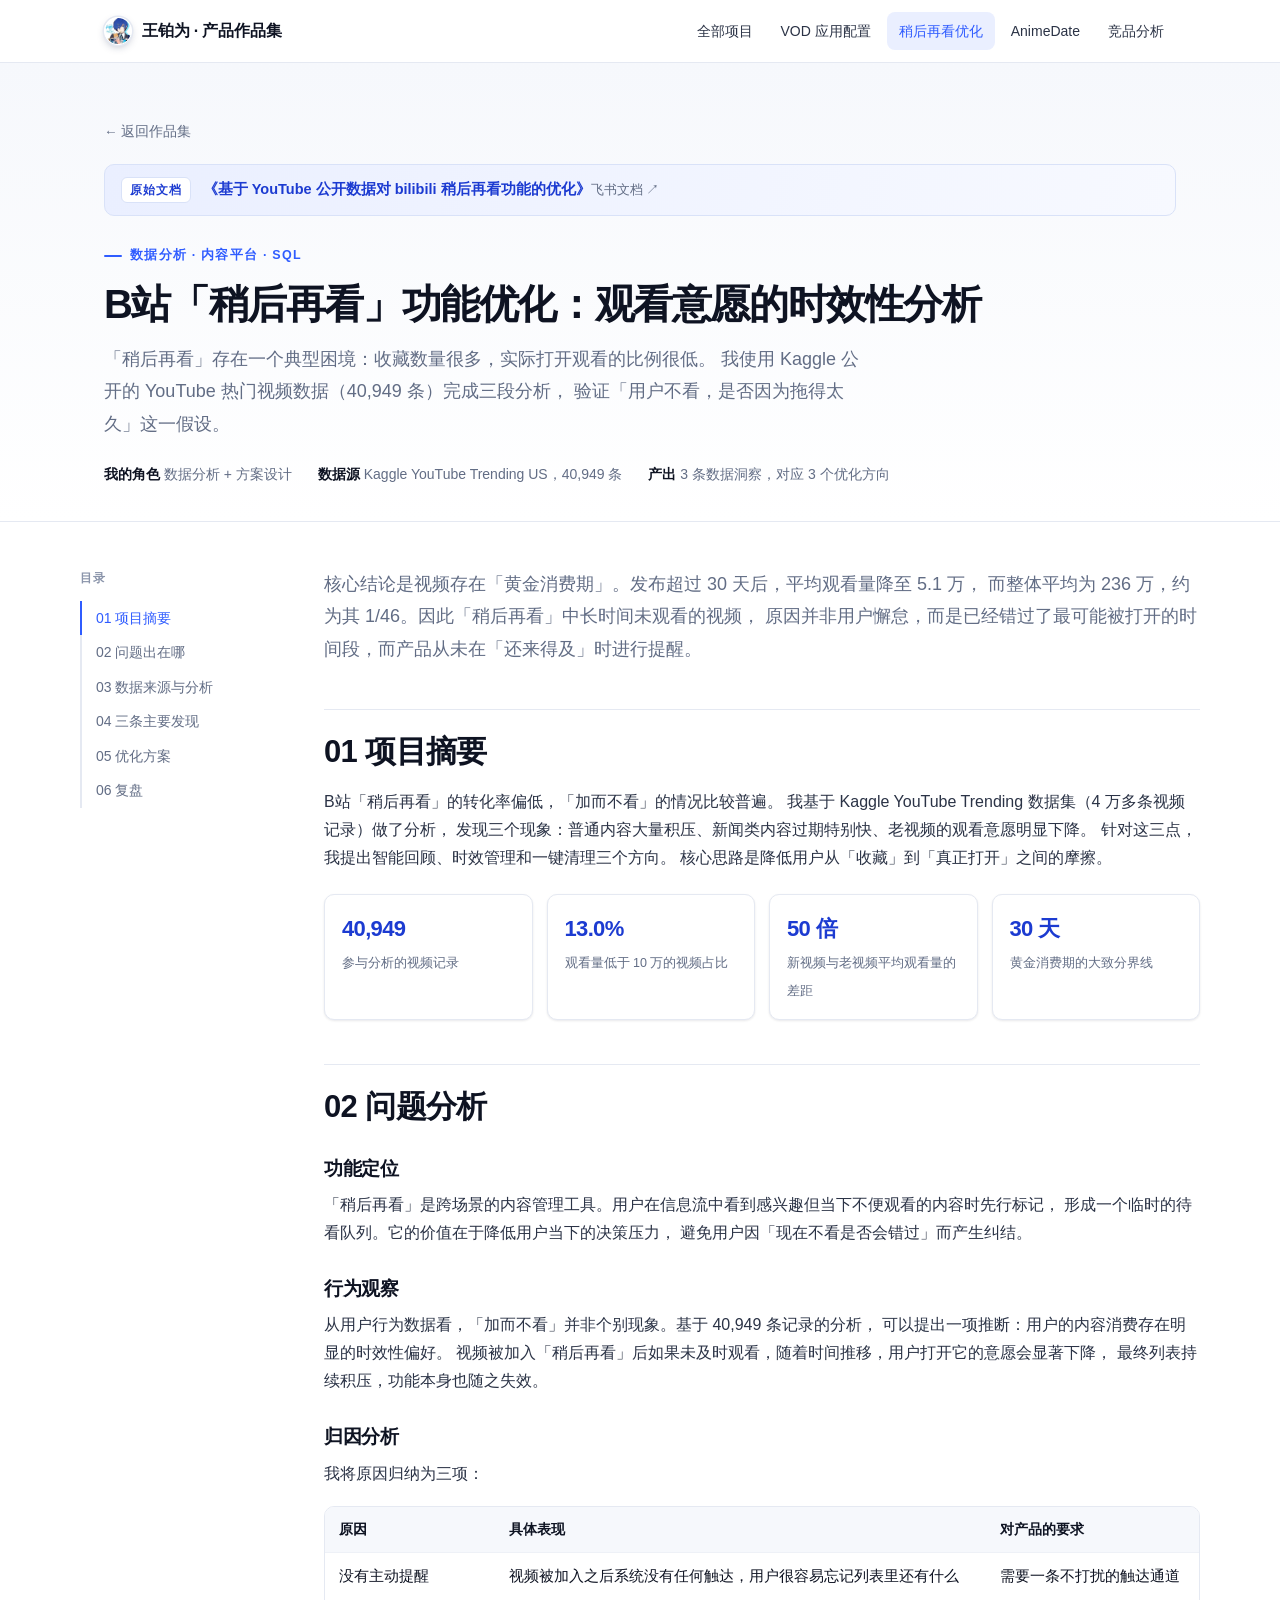
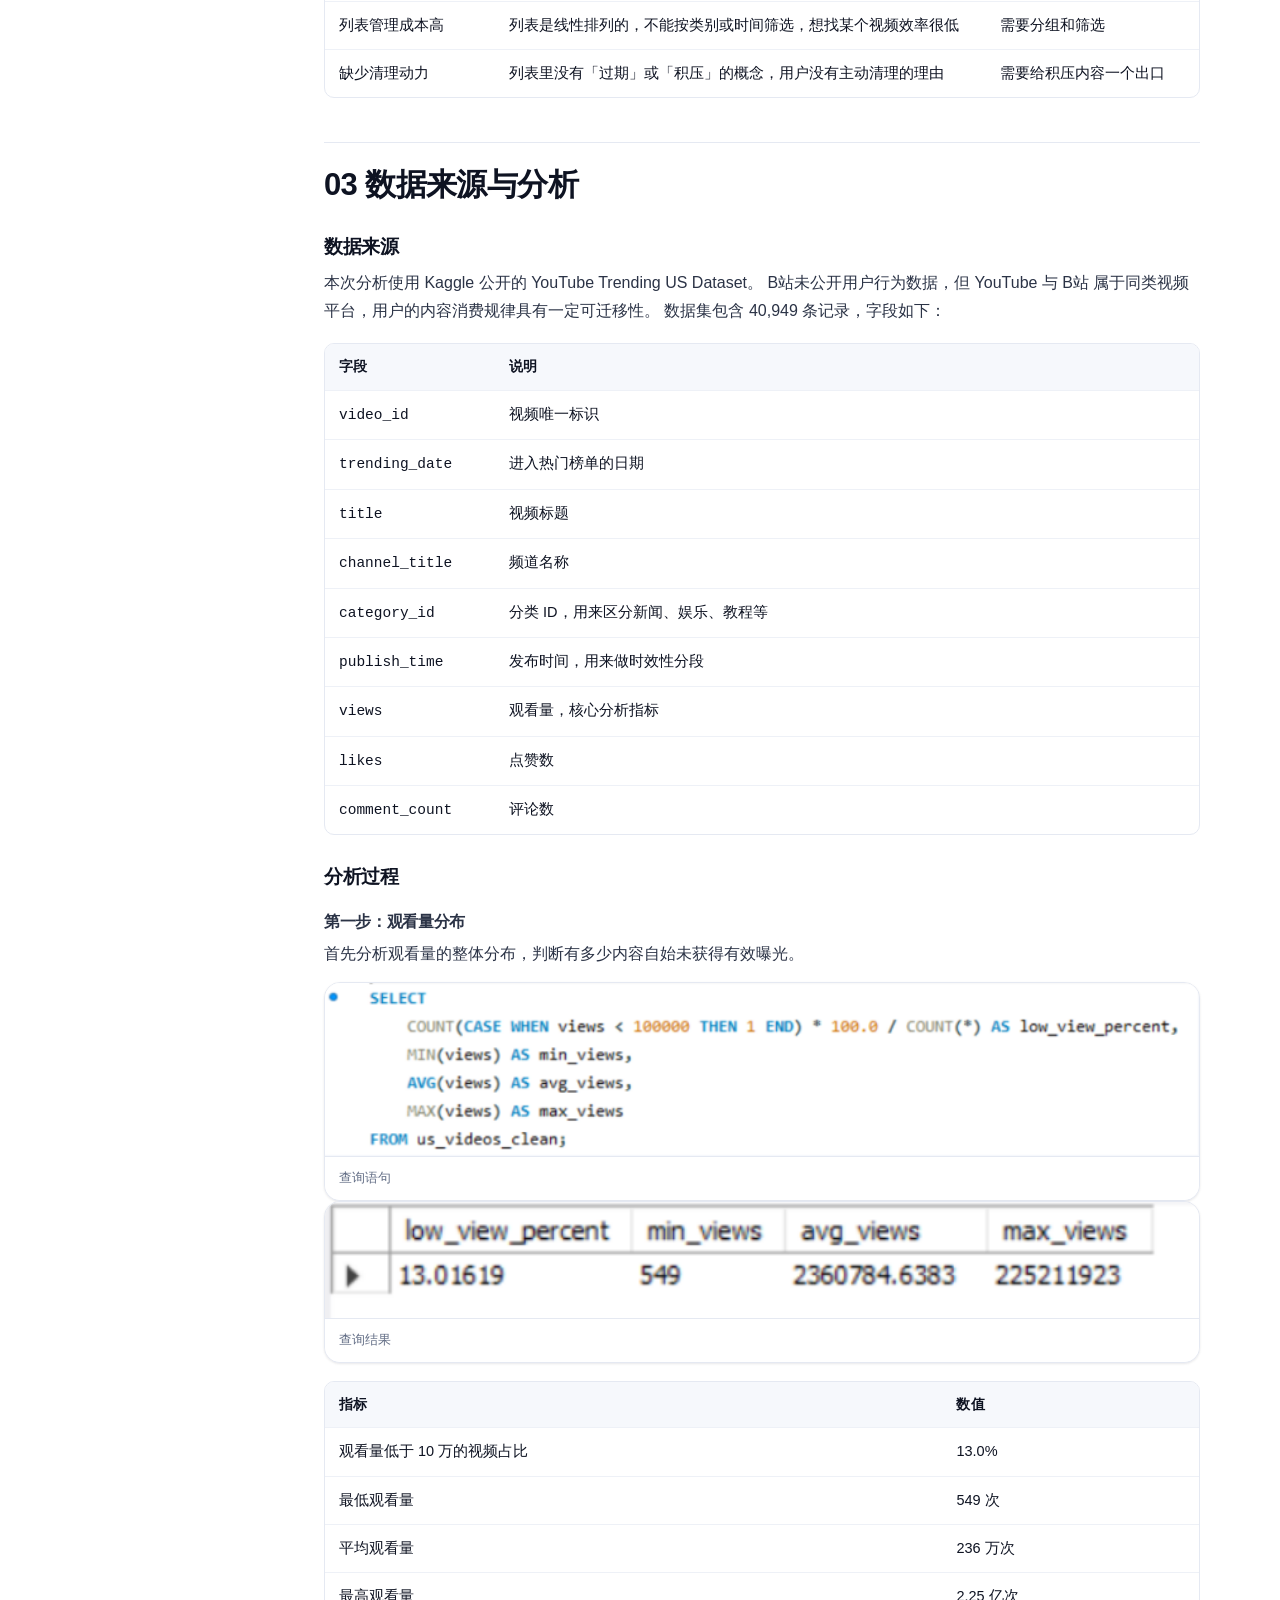
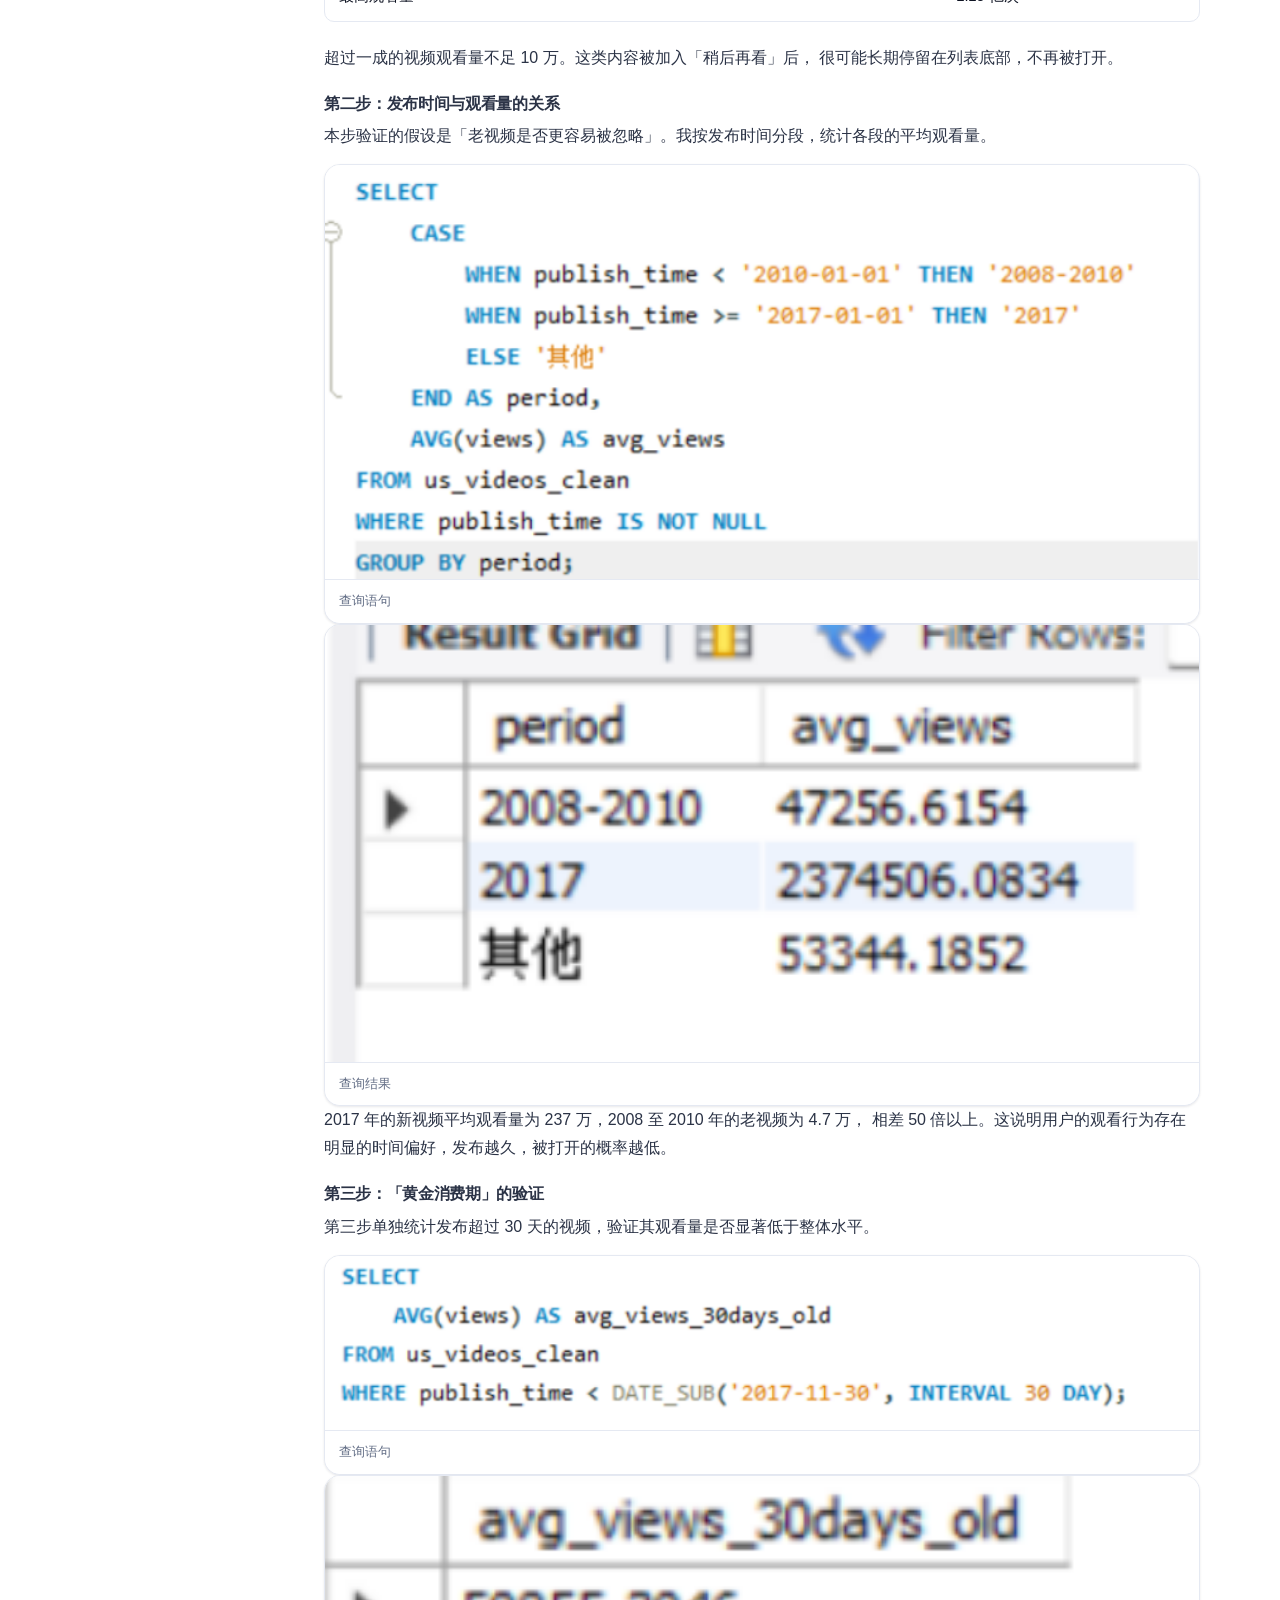
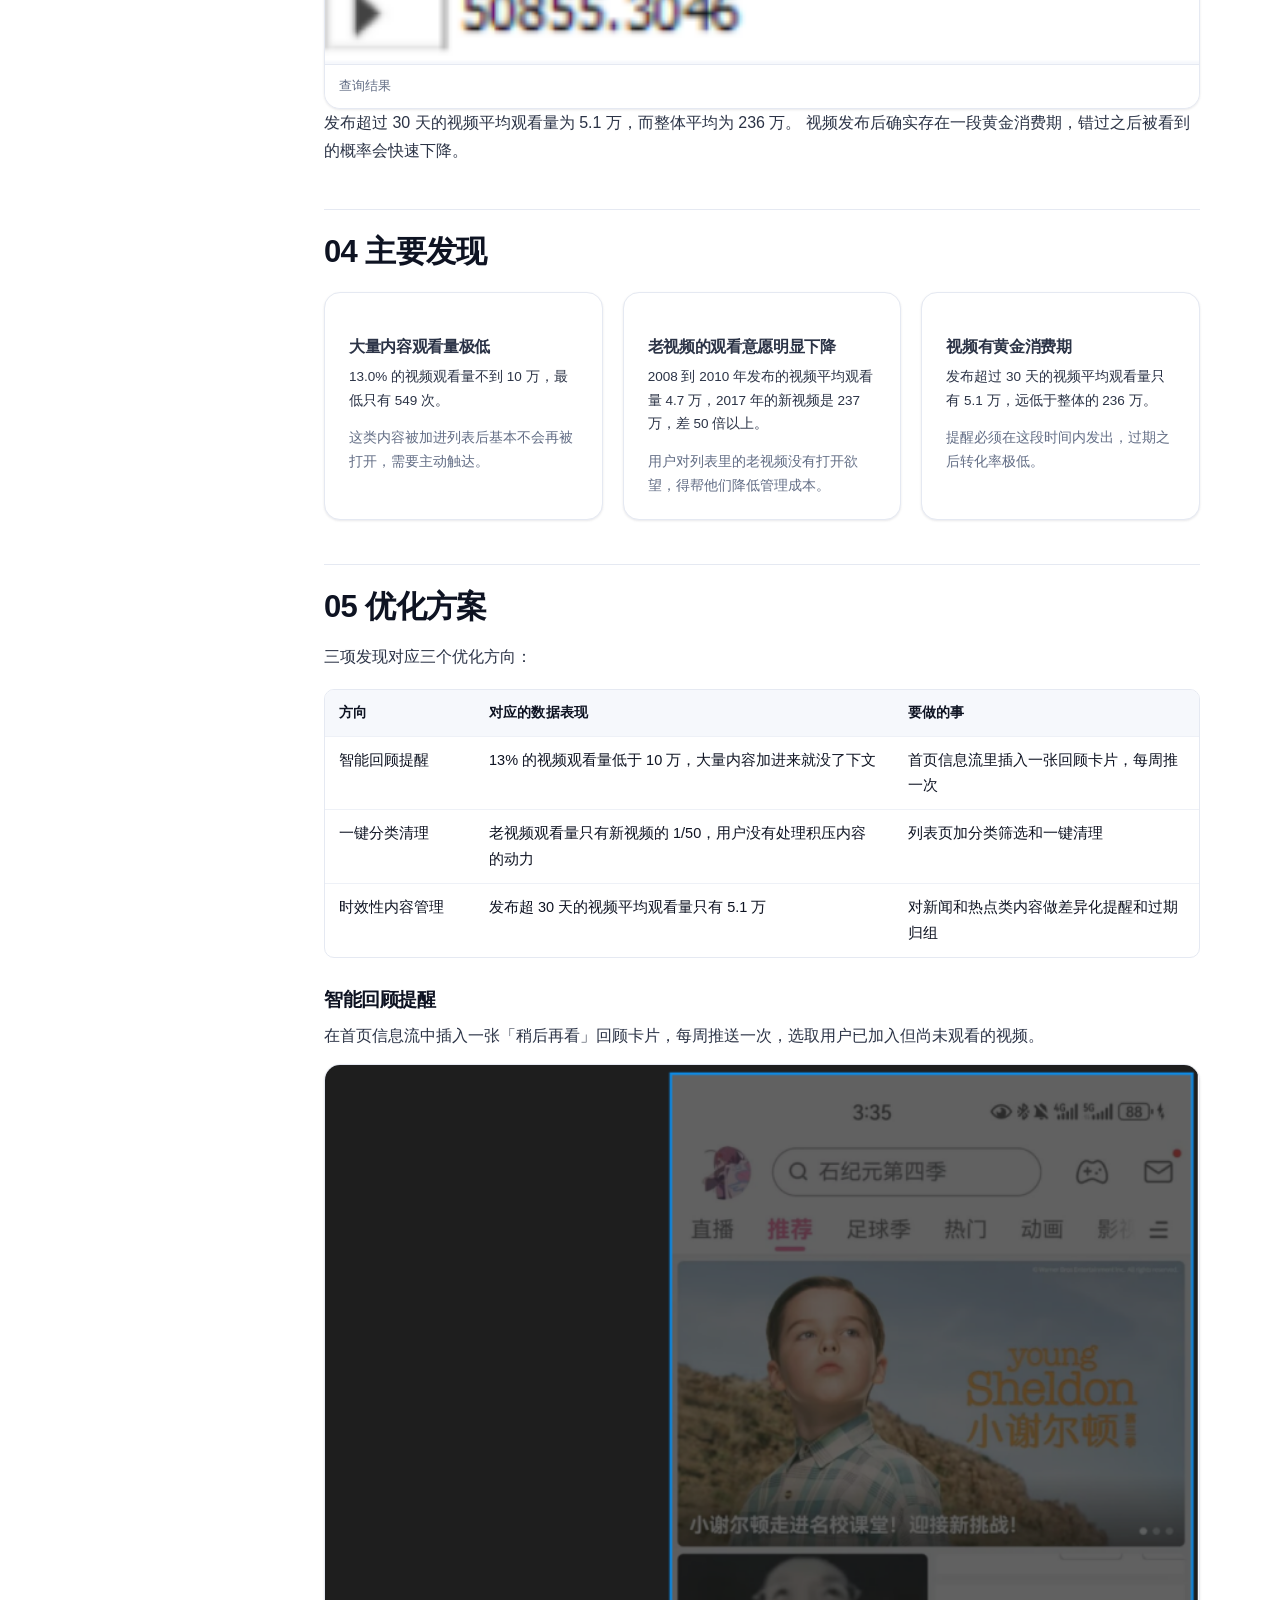
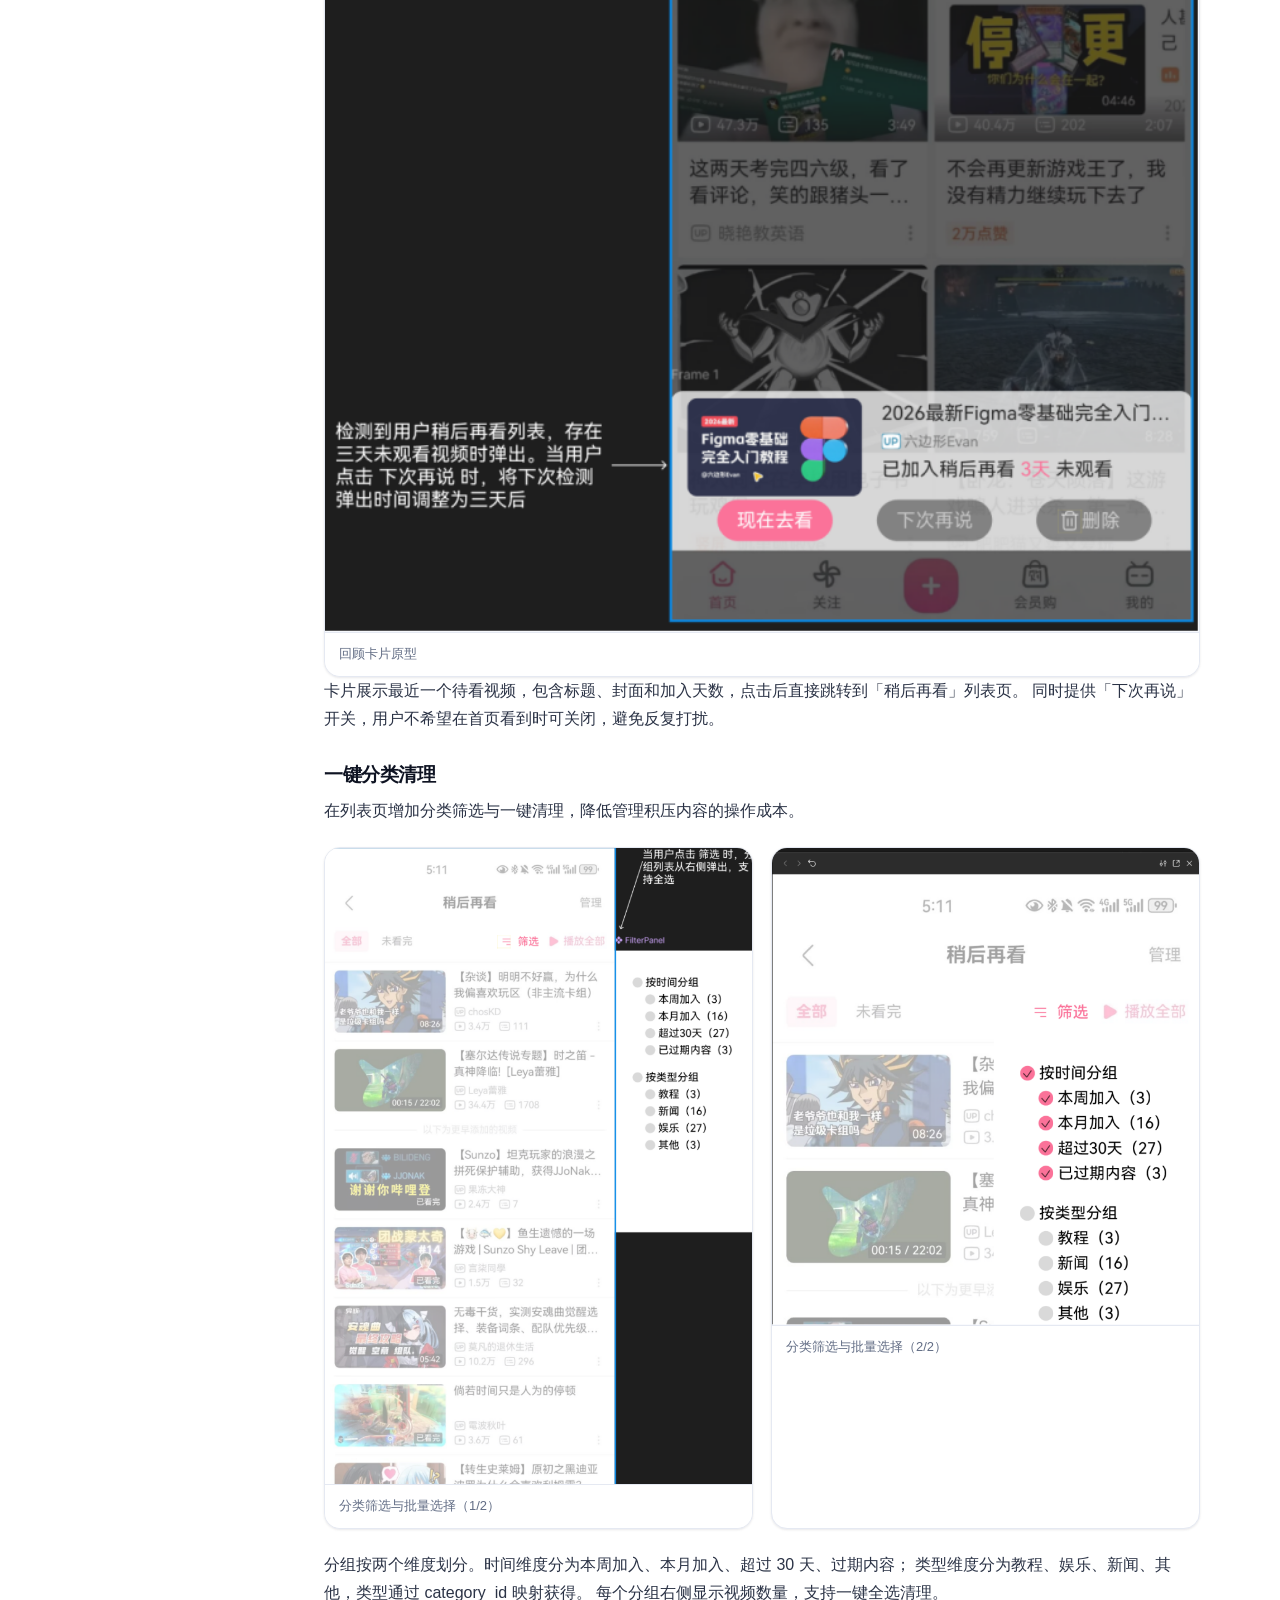
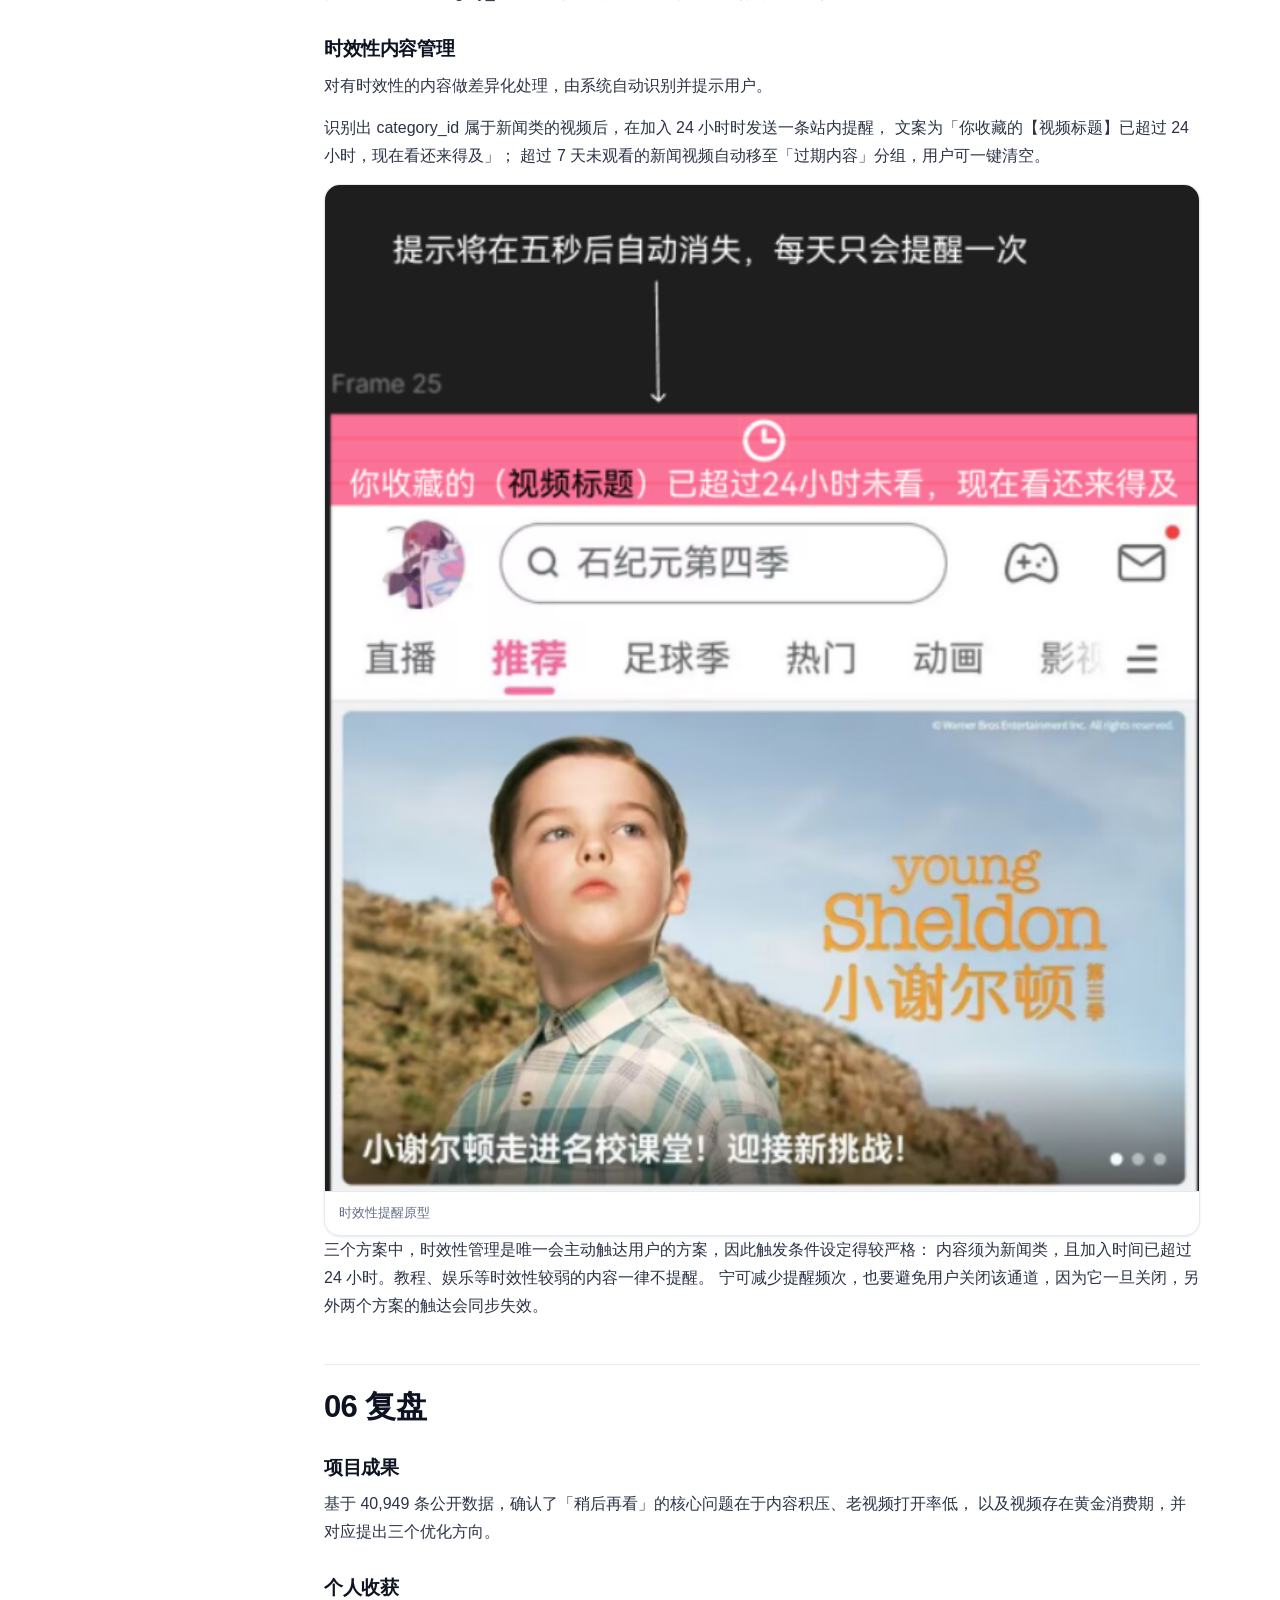
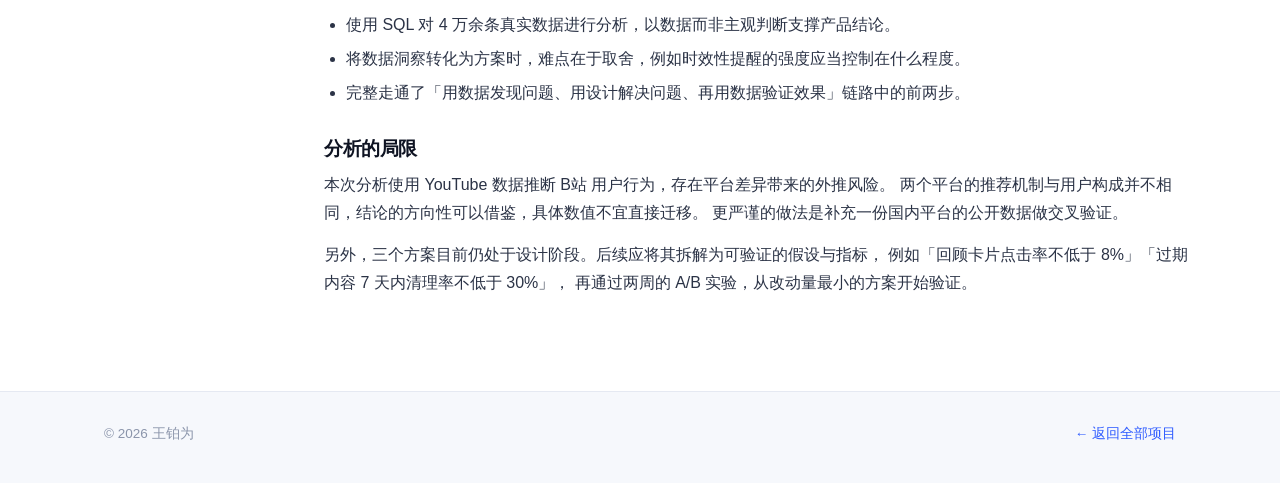
<file: projects/bilibili-slate.html>
<!DOCTYPE html>
<html lang="zh-CN">
<head>
<meta charset="UTF-8">
<meta name="viewport" content="width=device-width, initial-scale=1">
<title>B站「稍后再看」功能优化 — 王铂为作品集</title>
<meta name="description" content="用 Kaggle YouTube 公开数据（40,949 条）分析「稍后再看」的观看意愿变化，提出智能回顾、时效管理、一键清理三项优化方案。">
<link rel="stylesheet" href="../assets/css/style.css">
</head>
<body>

<header class="nav">
  <div class="wrap nav-in">
    <a class="brand" href="../index.html"><img class="brand-avatar" src="../assets/img/avatar.webp" alt="王铂为"> 王铂为 · 产品作品集</a>
    <button class="nav-toggle" aria-label="菜单">☰</button>
    <nav class="nav-links">
      <a href="../index.html#projects">全部项目</a>
      <a href="vod-app-config.html">VOD 应用配置</a>
      <a href="bilibili-slate.html" class="active">稍后再看优化</a>
      <a href="anime-calendar.html">AnimeDate</a>
      <a href="acfun-vs-bilibili.html">竞品分析</a>
    </nav>
  </div>
</header>

<div class="phead">
  <div class="wrap">
    <a class="back" href="../index.html#projects">← 返回作品集</a>

    <div class="doclink">
      <span class="dl-label">原始文档</span>
      <a href="https://ocnc5amfn64f.feishu.cn/wiki/Hr5uw0Synigguxk5gFxchPh0n3c" target="_blank" rel="noopener">
        《基于 YouTube 公开数据对 bilibili 稍后再看功能的优化》<span class="dl-out">飞书文档 ↗</span>
      </a>
    </div>

    <span class="eyebrow">数据分析 · 内容平台 · SQL</span>
    <h1>B站「稍后再看」功能优化：观看意愿的时效性分析</h1>
    <p class="lead" style="max-width:760px">
      「稍后再看」存在一个典型困境：收藏数量很多，实际打开观看的比例很低。
      我使用 Kaggle 公开的 YouTube 热门视频数据（40,949 条）完成三段分析，
      验证「用户不看，是否因为拖得太久」这一假设。
    </p>
    <div class="meta">
      <span><b>我的角色</b> 数据分析 + 方案设计</span>
      <span><b>数据源</b> Kaggle YouTube Trending US，40,949 条</span>
      <span><b>产出</b> 3 条数据洞察，对应 3 个优化方向</span>
    </div>
  </div>
</div>

<div class="wrap proj">
  <aside class="toc">
    <div class="t">目录</div>
    <a href="#s1">01 项目摘要</a>
    <a href="#s2">02 问题出在哪</a>
    <a href="#s3">03 数据来源与分析</a>
    <a href="#s4">04 三条主要发现</a>
    <a href="#s5">05 优化方案</a>
    <a href="#s6">06 复盘</a>
  </aside>

  <article class="article">

    <p class="lead">
      核心结论是视频存在「黄金消费期」。发布超过 30 天后，平均观看量降至 5.1 万，
      而整体平均为 236 万，约为其 1/46。因此「稍后再看」中长时间未观看的视频，
      原因并非用户懈怠，而是已经错过了最可能被打开的时间段，而产品从未在「还来得及」时进行提醒。
    </p>

    <h2 id="s1">01 项目摘要</h2>
    <p>B站「稍后再看」的转化率偏低，「加而不看」的情况比较普遍。
      我基于 Kaggle YouTube Trending 数据集（4 万多条视频记录）做了分析，
      发现三个现象：普通内容大量积压、新闻类内容过期特别快、老视频的观看意愿明显下降。
      针对这三点，我提出智能回顾、时效管理和一键清理三个方向。
      核心思路是降低用户从「收藏」到「真正打开」之间的摩擦。</p>

    <div class="kpis">
      <div class="kpi"><b>40,949</b><span>参与分析的视频记录</span></div>
      <div class="kpi"><b>13.0%</b><span>观看量低于 10 万的视频占比</span></div>
      <div class="kpi"><b>50 倍</b><span>新视频与老视频平均观看量的差距</span></div>
      <div class="kpi"><b>30 天</b><span>黄金消费期的大致分界线</span></div>
    </div>

    <h2 id="s2">02 问题分析</h2>

    <h3>功能定位</h3>
    <p>「稍后再看」是跨场景的内容管理工具。用户在信息流中看到感兴趣但当下不便观看的内容时先行标记，
      形成一个临时的待看队列。它的价值在于降低用户当下的决策压力，
      避免用户因「现在不看是否会错过」而产生纠结。</p>

    <h3>行为观察</h3>
    <p>从用户行为数据看，「加而不看」并非个别现象。基于 40,949 条记录的分析，
      可以提出一项推断：用户的内容消费存在明显的时效性偏好。
      视频被加入「稍后再看」后如果未及时观看，随着时间推移，用户打开它的意愿会显著下降，
      最终列表持续积压，功能本身也随之失效。</p>

    <h3>归因分析</h3>
    <p>我将原因归纳为三项：</p>
    <table class="tbl">
      <thead><tr><th style="width:170px">原因</th><th>具体表现</th><th>对产品的要求</th></tr></thead>
      <tbody>
        <tr><td>没有主动提醒</td><td>视频被加入之后系统没有任何触达，用户很容易忘记列表里还有什么</td><td>需要一条不打扰的触达通道</td></tr>
        <tr><td>列表管理成本高</td><td>列表是线性排列的，不能按类别或时间筛选，想找某个视频效率很低</td><td>需要分组和筛选</td></tr>
        <tr><td>缺少清理动力</td><td>列表里没有「过期」或「积压」的概念，用户没有主动清理的理由</td><td>需要给积压内容一个出口</td></tr>
      </tbody>
    </table>

    <h2 id="s3">03 数据来源与分析</h2>

    <h3>数据来源</h3>
    <p>本次分析使用 Kaggle 公开的 YouTube Trending US Dataset。
      B站未公开用户行为数据，但 YouTube 与 B站 属于同类视频平台，用户的内容消费规律具有一定可迁移性。
      数据集包含 40,949 条记录，字段如下：</p>

    <table class="tbl">
      <thead><tr><th style="width:170px">字段</th><th>说明</th></tr></thead>
      <tbody>
        <tr><td><code>video_id</code></td><td>视频唯一标识</td></tr>
        <tr><td><code>trending_date</code></td><td>进入热门榜单的日期</td></tr>
        <tr><td><code>title</code></td><td>视频标题</td></tr>
        <tr><td><code>channel_title</code></td><td>频道名称</td></tr>
        <tr><td><code>category_id</code></td><td>分类 ID，用来区分新闻、娱乐、教程等</td></tr>
        <tr><td><code>publish_time</code></td><td>发布时间，用来做时效性分段</td></tr>
        <tr><td><code>views</code></td><td>观看量，核心分析指标</td></tr>
        <tr><td><code>likes</code></td><td>点赞数</td></tr>
        <tr><td><code>comment_count</code></td><td>评论数</td></tr>
      </tbody>
    </table>

    <h3>分析过程</h3>

    <h4>第一步：观看量分布</h4>
    <p>首先分析观看量的整体分布，判断有多少内容自始未获得有效曝光。</p>
    <figure class="shot">
      <img src="../assets/img/bilibili/sql-dim1.webp" alt="观看量分布的 SQL 查询" data-ph="SQL 查询语句">
      <figcaption>查询语句</figcaption>
    </figure>
    <figure class="shot">
      <img src="../assets/img/bilibili/res-dim1.webp" alt="观看量分布的查询结果" data-ph="查询结果">
      <figcaption>查询结果</figcaption>
    </figure>
    <table class="tbl">
      <thead><tr><th>指标</th><th class="num">数值</th></tr></thead>
      <tbody>
        <tr><td>观看量低于 10 万的视频占比</td><td class="num">13.0%</td></tr>
        <tr><td>最低观看量</td><td class="num">549 次</td></tr>
        <tr><td>平均观看量</td><td class="num">236 万次</td></tr>
        <tr><td>最高观看量</td><td class="num">2.25 亿次</td></tr>
      </tbody>
    </table>
    <p>超过一成的视频观看量不足 10 万。这类内容被加入「稍后再看」后，
      很可能长期停留在列表底部，不再被打开。</p>

    <h4>第二步：发布时间与观看量的关系</h4>
    <p>本步验证的假设是「老视频是否更容易被忽略」。我按发布时间分段，统计各段的平均观看量。</p>
    <figure class="shot">
      <img src="../assets/img/bilibili/sql-dim2.webp" alt="按发布时间分段的 SQL 查询" data-ph="SQL 查询语句">
      <figcaption>查询语句</figcaption>
    </figure>
    <figure class="shot">
      <img src="../assets/img/bilibili/res-dim2.webp" alt="按发布时间分段的查询结果" data-ph="查询结果">
      <figcaption>查询结果</figcaption>
    </figure>
    <p>2017 年的新视频平均观看量为 237 万，2008 至 2010 年的老视频为 4.7 万，
      相差 50 倍以上。这说明用户的观看行为存在明显的时间偏好，发布越久，被打开的概率越低。</p>

    <h4>第三步：「黄金消费期」的验证</h4>
    <p>第三步单独统计发布超过 30 天的视频，验证其观看量是否显著低于整体水平。</p>
    <figure class="shot">
      <img src="../assets/img/bilibili/sql-dim3.webp" alt="老化效应验证的 SQL 查询" data-ph="SQL 查询语句">
      <figcaption>查询语句</figcaption>
    </figure>
    <figure class="shot">
      <img src="../assets/img/bilibili/res-dim3.webp" alt="老化效应验证的查询结果" data-ph="查询结果">
      <figcaption>查询结果</figcaption>
    </figure>
    <p>发布超过 30 天的视频平均观看量为 5.1 万，而整体平均为 236 万。
      视频发布后确实存在一段黄金消费期，错过之后被看到的概率会快速下降。</p>

    <h2 id="s4">04 主要发现</h2>

    <div class="grid-3" style="margin:20px 0">
      <div class="panel">
        <h4>大量内容观看量极低</h4>
        <p class="small">13.0% 的视频观看量不到 10 万，最低只有 549 次。</p>
        <p class="small muted" style="margin:0">这类内容被加进列表后基本不会再被打开，需要主动触达。</p>
      </div>
      <div class="panel">
        <h4>老视频的观看意愿明显下降</h4>
        <p class="small">2008 到 2010 年发布的视频平均观看量 4.7 万，2017 年的新视频是 237 万，差 50 倍以上。</p>
        <p class="small muted" style="margin:0">用户对列表里的老视频没有打开欲望，得帮他们降低管理成本。</p>
      </div>
      <div class="panel">
        <h4>视频有黄金消费期</h4>
        <p class="small">发布超过 30 天的视频平均观看量只有 5.1 万，远低于整体的 236 万。</p>
        <p class="small muted" style="margin:0">提醒必须在这段时间内发出，过期之后转化率极低。</p>
      </div>
    </div>

    <h2 id="s5">05 优化方案</h2>
    <p>三项发现对应三个优化方向：</p>

    <table class="tbl">
      <thead><tr><th style="width:150px">方向</th><th>对应的数据表现</th><th>要做的事</th></tr></thead>
      <tbody>
        <tr><td>智能回顾提醒</td><td>13% 的视频观看量低于 10 万，大量内容加进来就没了下文</td><td>首页信息流里插入一张回顾卡片，每周推一次</td></tr>
        <tr><td>一键分类清理</td><td>老视频观看量只有新视频的 1/50，用户没有处理积压内容的动力</td><td>列表页加分类筛选和一键清理</td></tr>
        <tr><td>时效性内容管理</td><td>发布超 30 天的视频平均观看量只有 5.1 万</td><td>对新闻和热点类内容做差异化提醒和过期归组</td></tr>
      </tbody>
    </table>

    <h3>智能回顾提醒</h3>
    <p>在首页信息流中插入一张「稍后再看」回顾卡片，每周推送一次，选取用户已加入但尚未观看的视频。</p>
    <figure class="shot">
      <img src="../assets/img/bilibili/proto-review.webp" alt="智能回顾卡片原型" data-ph="回顾卡片原型">
      <figcaption>回顾卡片原型</figcaption>
    </figure>
    <p>卡片展示最近一个待看视频，包含标题、封面和加入天数，点击后直接跳转到「稍后再看」列表页。
      同时提供「下次再说」开关，用户不希望在首页看到时可关闭，避免反复打扰。</p>

    <h3>一键分类清理</h3>
    <p>在列表页增加分类筛选与一键清理，降低管理积压内容的操作成本。</p>
    <div class="gallery">
      <figure class="shot">
        <img src="../assets/img/bilibili/proto-clean-1.webp" alt="分类清理原型一" data-ph="分类清理原型（1/2）">
        <figcaption>分类筛选与批量选择（1/2）</figcaption>
      </figure>
      <figure class="shot">
        <img src="../assets/img/bilibili/proto-clean-2.webp" alt="分类清理原型二" data-ph="分类清理原型（2/2）">
        <figcaption>分类筛选与批量选择（2/2）</figcaption>
      </figure>
    </div>
    <p>分组按两个维度划分。时间维度分为本周加入、本月加入、超过 30 天、过期内容；
      类型维度分为教程、娱乐、新闻、其他，类型通过 category_id 映射获得。
      每个分组右侧显示视频数量，支持一键全选清理。</p>

    <h3>时效性内容管理</h3>
    <p>对有时效性的内容做差异化处理，由系统自动识别并提示用户。</p>
    <p>识别出 category_id 属于新闻类的视频后，在加入 24 小时时发送一条站内提醒，
      文案为「你收藏的【视频标题】已超过 24 小时，现在看还来得及」；
      超过 7 天未观看的新闻视频自动移至「过期内容」分组，用户可一键清空。</p>
    <figure class="shot">
      <img src="../assets/img/bilibili/proto-expire.webp" alt="时效性提醒原型" data-ph="时效提醒原型">
      <figcaption>时效性提醒原型</figcaption>
    </figure>

    <p>三个方案中，时效性管理是唯一会主动触达用户的方案，因此触发条件设定得较严格：
      内容须为新闻类，且加入时间已超过 24 小时。教程、娱乐等时效性较弱的内容一律不提醒。
      宁可减少提醒频次，也要避免用户关闭该通道，因为它一旦关闭，另外两个方案的触达会同步失效。</p>

    <h2 id="s6">06 复盘</h2>

    <h3>项目成果</h3>
    <p>基于 40,949 条公开数据，确认了「稍后再看」的核心问题在于内容积压、老视频打开率低，
      以及视频存在黄金消费期，并对应提出三个优化方向。</p>

    <h3>个人收获</h3>
    <ul>
      <li>使用 SQL 对 4 万余条真实数据进行分析，以数据而非主观判断支撑产品结论。</li>
      <li>将数据洞察转化为方案时，难点在于取舍，例如时效性提醒的强度应当控制在什么程度。</li>
      <li>完整走通了「用数据发现问题、用设计解决问题、再用数据验证效果」链路中的前两步。</li>
    </ul>

    <h3>分析的局限</h3>
    <p>本次分析使用 YouTube 数据推断 B站 用户行为，存在平台差异带来的外推风险。
      两个平台的推荐机制与用户构成并不相同，结论的方向性可以借鉴，具体数值不宜直接迁移。
      更严谨的做法是补充一份国内平台的公开数据做交叉验证。</p>

    <p>另外，三个方案目前仍处于设计阶段。后续应将其拆解为可验证的假设与指标，
      例如「回顾卡片点击率不低于 8%」「过期内容 7 天内清理率不低于 30%」，
      再通过两周的 A/B 实验，从改动量最小的方案开始验证。</p>

  </article>
</div>

<footer class="site">
  <div class="wrap row">
    <span>© <span data-year></span> 王铂为</span>
    <span><a href="../index.html#projects">← 返回全部项目</a></span>
  </div>
</footer>

<script src="../assets/js/site.js"></script>
</body>
</html>
</file>
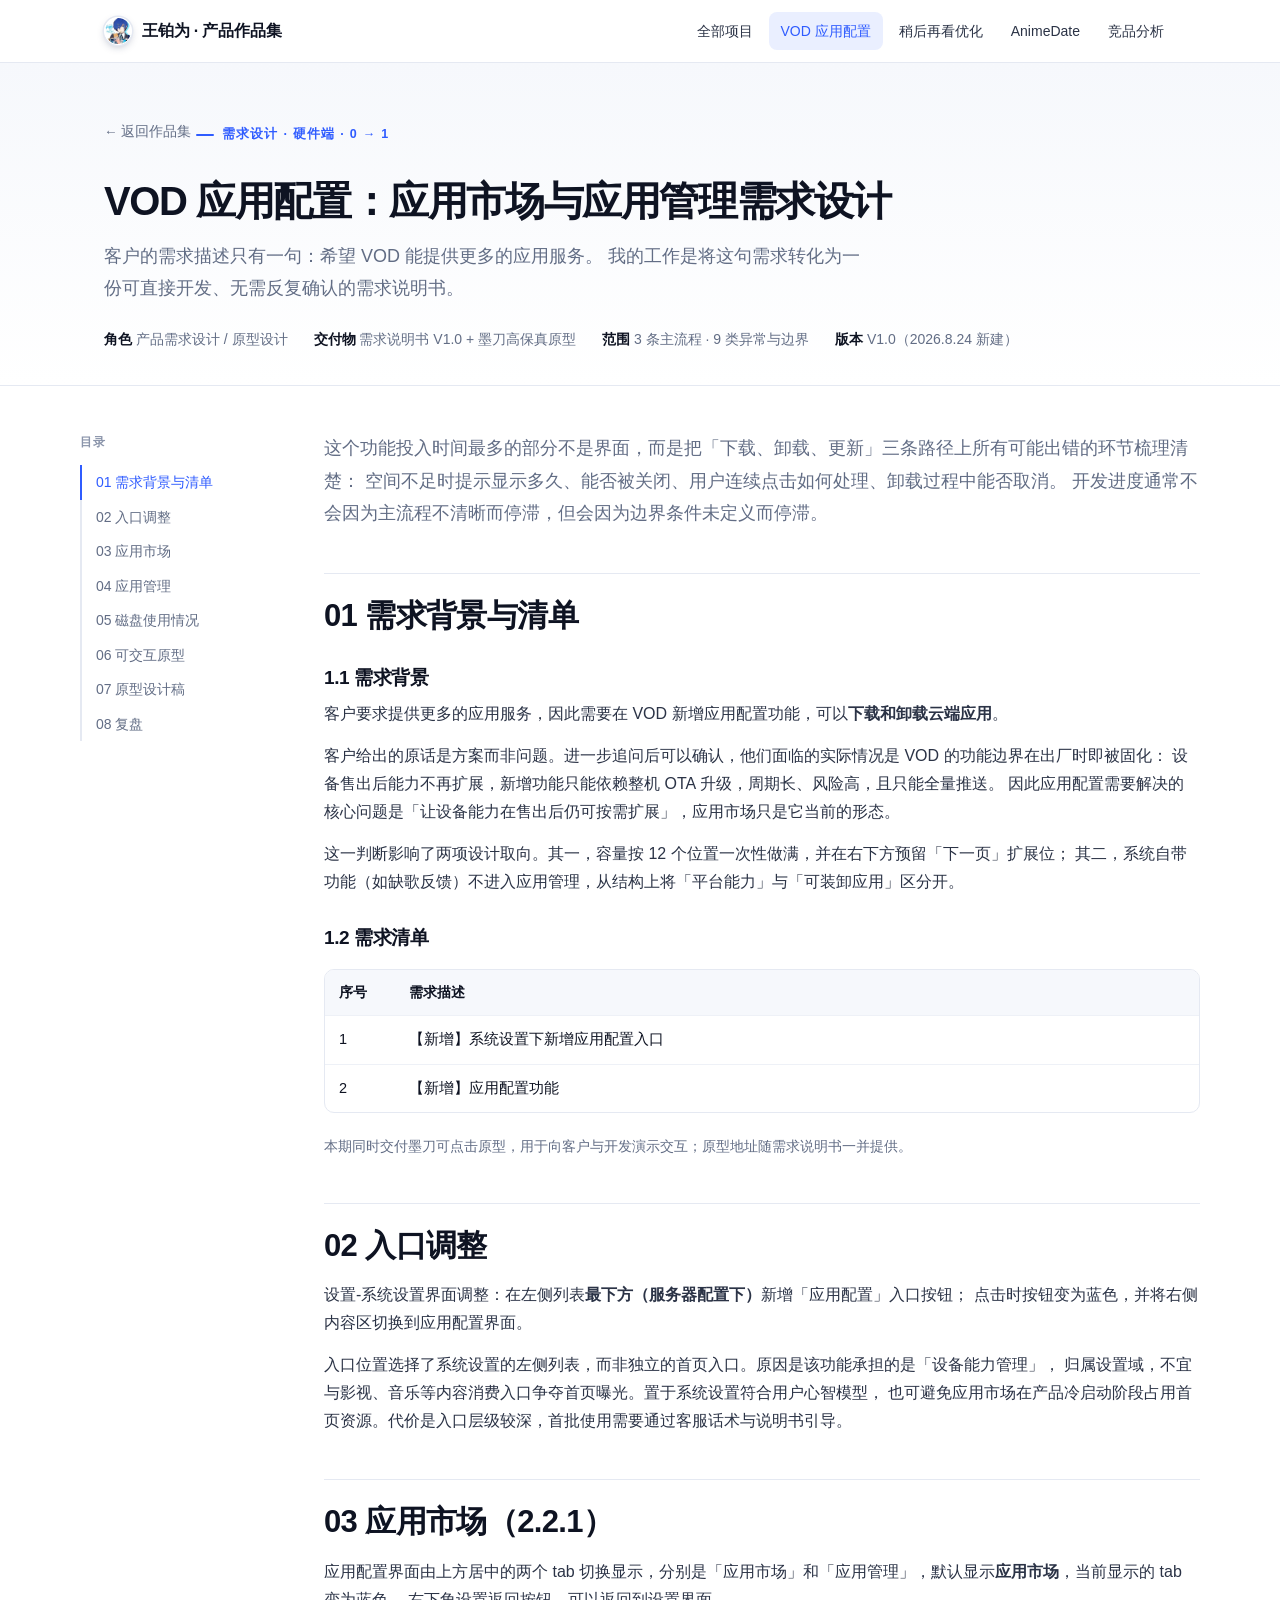
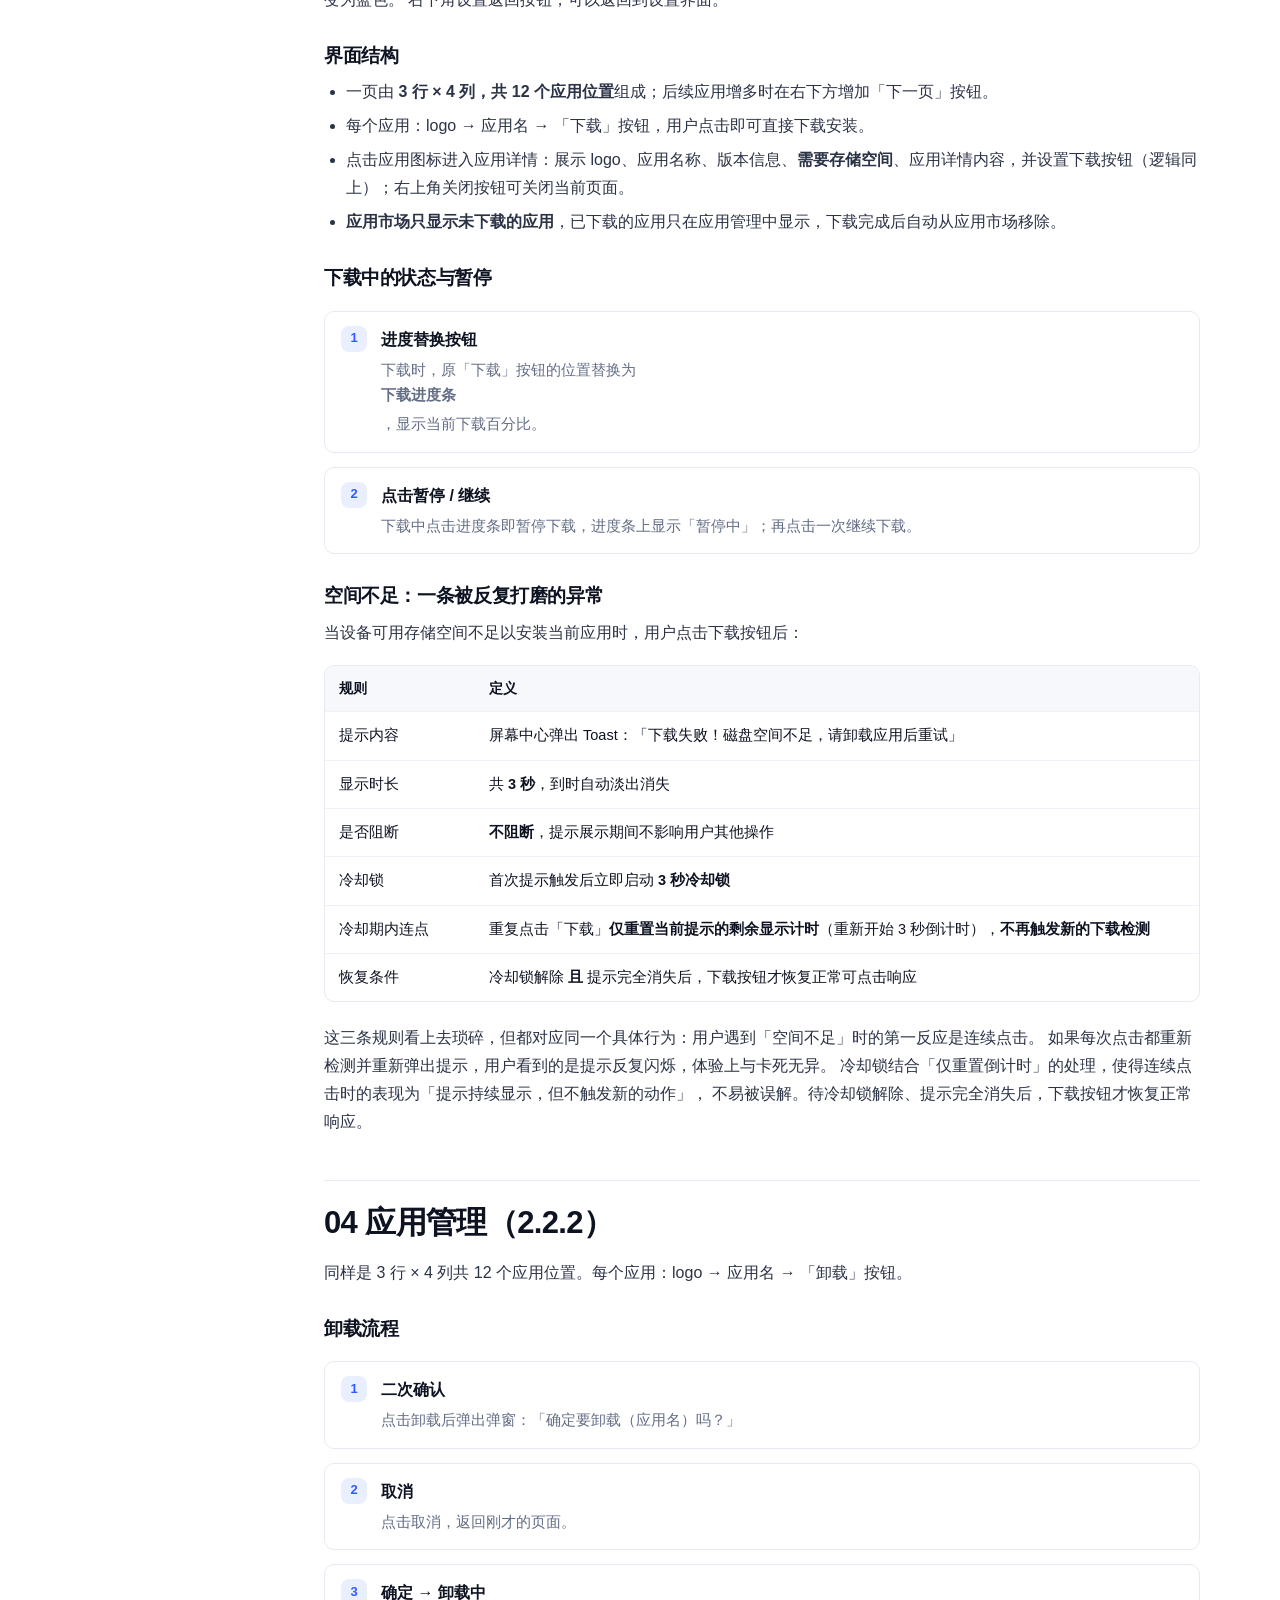
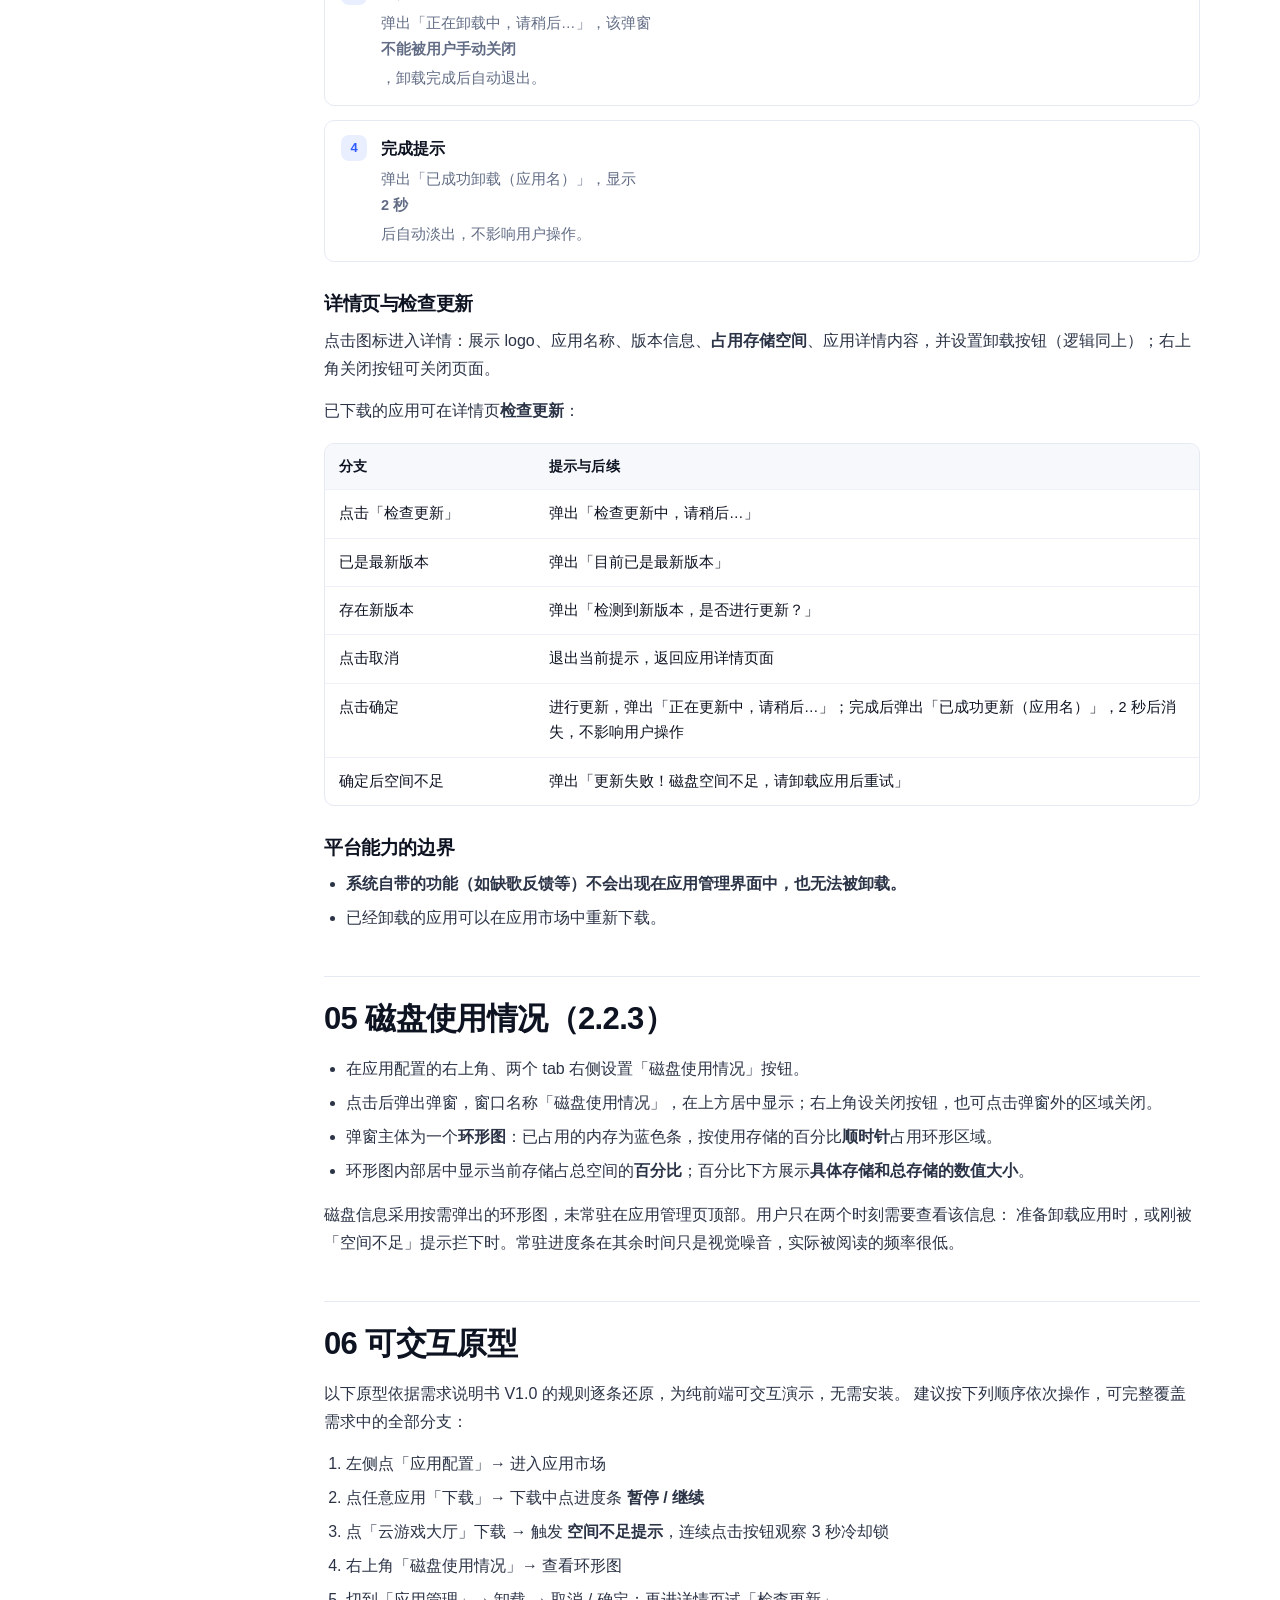
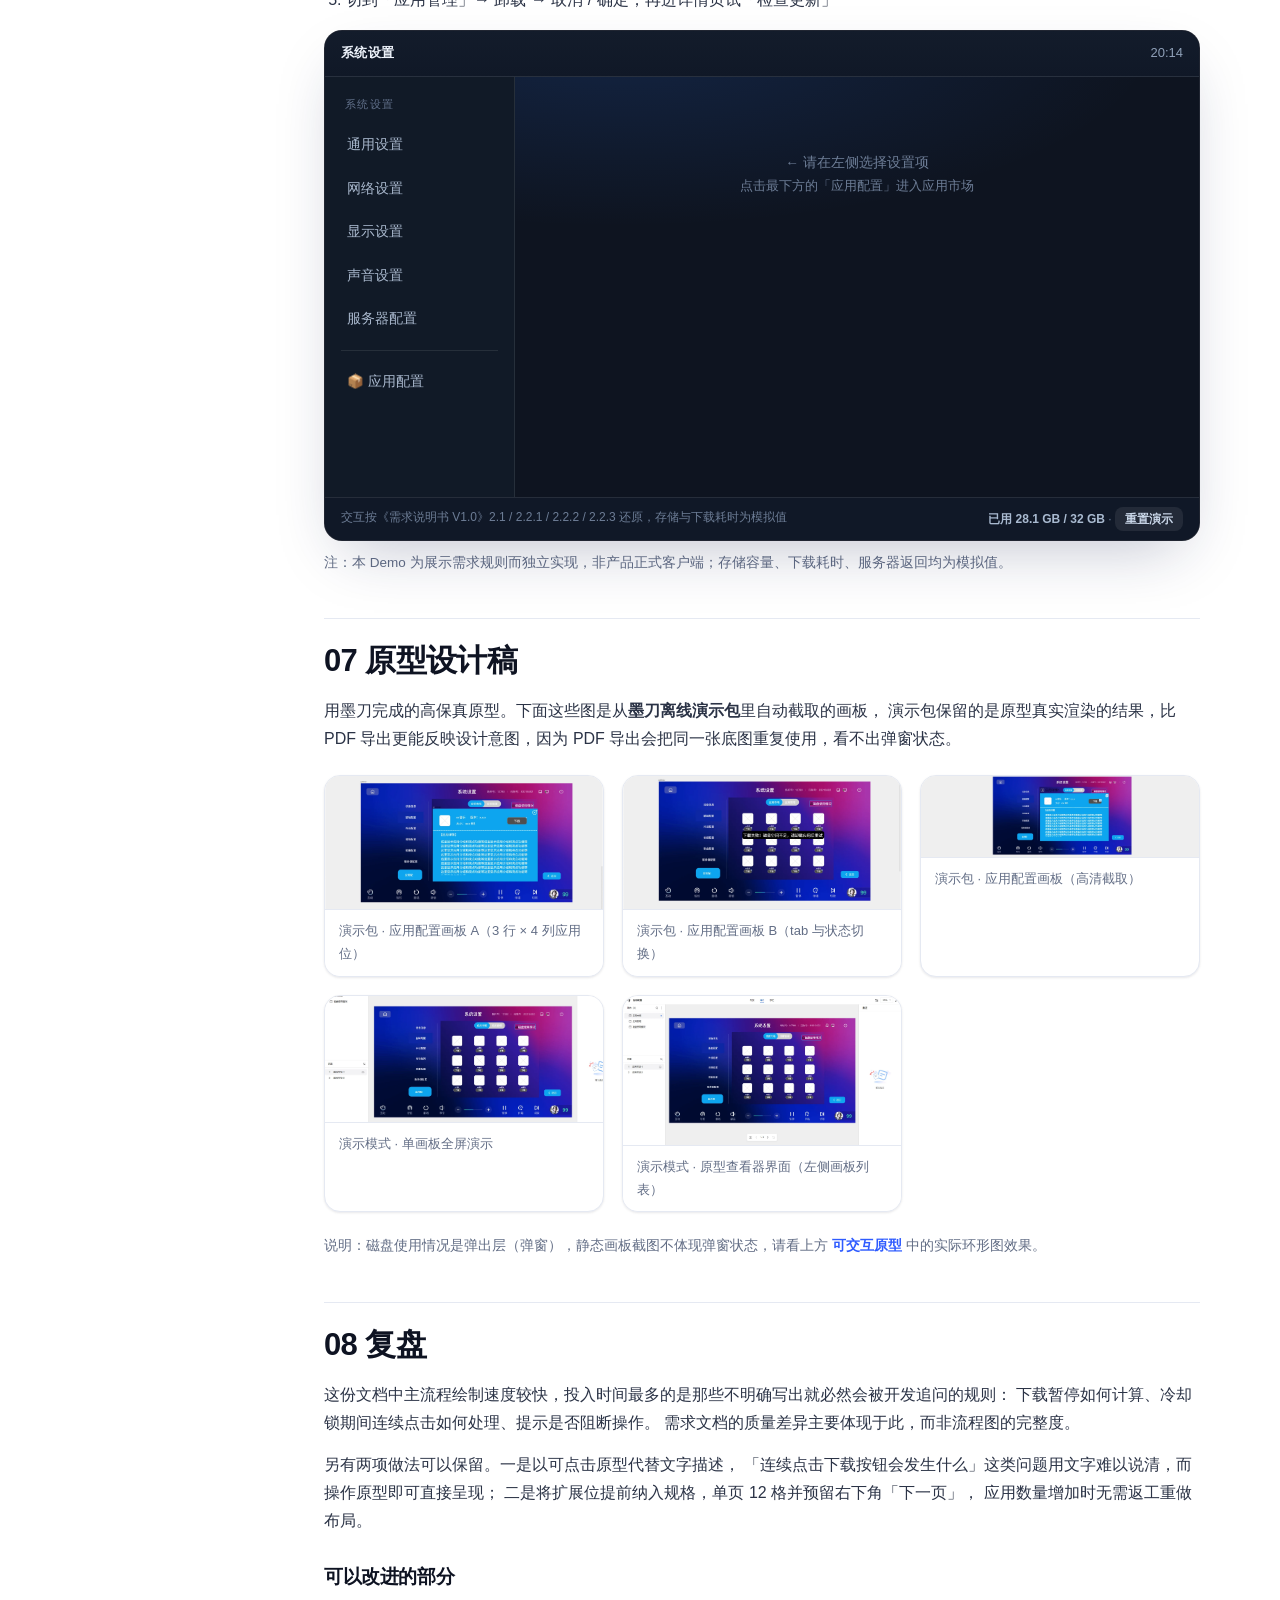
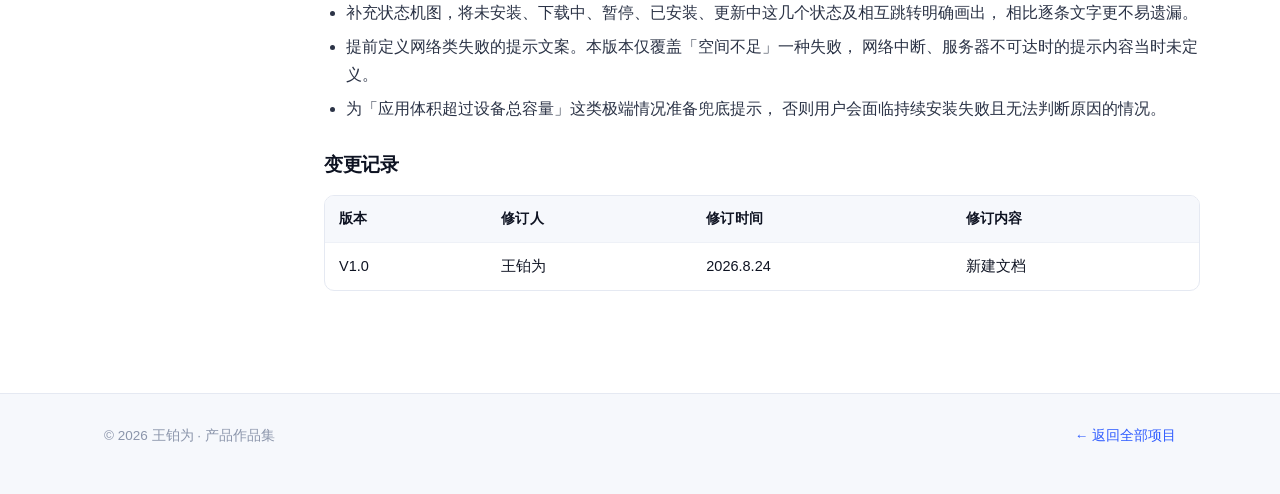
<file: projects/vod-app-config.html>
<!DOCTYPE html>
<html lang="zh-CN">
<head>
<meta charset="UTF-8">
<meta name="viewport" content="width=device-width, initial-scale=1">
<title>VOD 应用配置：应用市场与应用管理需求设计 — 王铂为作品集</title>
<meta name="description" content="VOD 新增应用配置需求设计：应用市场、应用管理、磁盘使用三条主流程，以及 9 类异常与边界条件定义。">
<link rel="stylesheet" href="../assets/css/style.css">
<link rel="stylesheet" href="../assets/css/vod-demo.css">
</head>
<body>

<header class="nav">
  <div class="wrap nav-in">
    <a class="brand" href="../index.html"><img class="brand-avatar" src="../assets/img/avatar.webp" alt="王铂为"> 王铂为 · 产品作品集</a>
    <button class="nav-toggle" aria-label="菜单">☰</button>
    <nav class="nav-links">
      <a href="../index.html#projects">全部项目</a>
      <a href="vod-app-config.html" class="active">VOD 应用配置</a>
      <a href="bilibili-slate.html">稍后再看优化</a>
      <a href="anime-calendar.html">AnimeDate</a>
      <a href="acfun-vs-bilibili.html">竞品分析</a>
    </nav>
  </div>
</header>

<div class="phead">
  <div class="wrap">
    <a class="back" href="../index.html#projects">← 返回作品集</a>
    <span class="eyebrow">需求设计 · 硬件端 · 0 → 1</span>
    <h1>VOD 应用配置：应用市场与应用管理需求设计</h1>
    <p class="lead" style="max-width:760px">
      客户的需求描述只有一句：希望 VOD 能提供更多的应用服务。
      我的工作是将这句需求转化为一份可直接开发、无需反复确认的需求说明书。
    </p>
    <div class="meta">
      <span><b>角色</b> 产品需求设计 / 原型设计</span>
      <span><b>交付物</b> 需求说明书 V1.0 + 墨刀高保真原型</span>
      <span><b>范围</b> 3 条主流程 · 9 类异常与边界</span>
      <span><b>版本</b> V1.0（2026.8.24 新建）</span>
    </div>
  </div>
</div>

<div class="wrap proj">
  <aside class="toc">
    <div class="t">目录</div>
    <a href="#s1">01 需求背景与清单</a>
    <a href="#s2">02 入口调整</a>
    <a href="#s3">03 应用市场</a>
    <a href="#s4">04 应用管理</a>
    <a href="#s5">05 磁盘使用情况</a>
    <a href="#s6">06 可交互原型</a>
    <a href="#s7">07 原型设计稿</a>
    <a href="#s8">08 复盘</a>
  </aside>

  <article class="article">

    <p class="lead">
      这个功能投入时间最多的部分不是界面，而是把「下载、卸载、更新」三条路径上所有可能出错的环节梳理清楚：
      空间不足时提示显示多久、能否被关闭、用户连续点击如何处理、卸载过程中能否取消。
      开发进度通常不会因为主流程不清晰而停滞，但会因为边界条件未定义而停滞。
    </p>

    <h2 id="s1">01 需求背景与清单</h2>

    <h3>1.1 需求背景</h3>
    <p>客户要求提供更多的应用服务，因此需要在 VOD 新增应用配置功能，可以<b>下载和卸载云端应用</b>。</p>

    <p>客户给出的原话是方案而非问题。进一步追问后可以确认，他们面临的实际情况是 VOD 的功能边界在出厂时即被固化：
      设备售出后能力不再扩展，新增功能只能依赖整机 OTA 升级，周期长、风险高，且只能全量推送。
      因此应用配置需要解决的核心问题是「让设备能力在售出后仍可按需扩展」，应用市场只是它当前的形态。</p>
    <p>这一判断影响了两项设计取向。其一，容量按 12 个位置一次性做满，并在右下方预留「下一页」扩展位；
      其二，系统自带功能（如缺歌反馈）不进入应用管理，从结构上将「平台能力」与「可装卸应用」区分开。</p>

    <h3>1.2 需求清单</h3>
    <table class="tbl">
      <thead><tr><th style="width:70px">序号</th><th>需求描述</th></tr></thead>
      <tbody>
        <tr><td>1</td><td>【新增】系统设置下新增应用配置入口</td></tr>
        <tr><td>2</td><td>【新增】应用配置功能</td></tr>
      </tbody>
    </table>
    <p class="small muted">本期同时交付墨刀可点击原型，用于向客户与开发演示交互；原型地址随需求说明书一并提供。</p>

    <h2 id="s2">02 入口调整</h2>
    <p>设置-系统设置界面调整：在左侧列表<b>最下方（服务器配置下）</b>新增「应用配置」入口按钮；
      点击时按钮变为蓝色，并将右侧内容区切换到应用配置界面。</p>

    <p>入口位置选择了系统设置的左侧列表，而非独立的首页入口。原因是该功能承担的是「设备能力管理」，
      归属设置域，不宜与影视、音乐等内容消费入口争夺首页曝光。置于系统设置符合用户心智模型，
      也可避免应用市场在产品冷启动阶段占用首页资源。代价是入口层级较深，首批使用需要通过客服话术与说明书引导。</p>

    <h2 id="s3">03 应用市场（2.2.1）</h2>
    <p>应用配置界面由上方居中的两个 tab 切换显示，分别是「应用市场」和「应用管理」，默认显示<b>应用市场</b>，当前显示的 tab 变为蓝色。
      右下角设置返回按钮，可以返回到设置界面。</p>

    <h3>界面结构</h3>
    <ul>
      <li>一页由 <b>3 行 × 4 列，共 12 个应用位置</b>组成；后续应用增多时在右下方增加「下一页」按钮。</li>
      <li>每个应用：logo → 应用名 → 「下载」按钮，用户点击即可直接下载安装。</li>
      <li>点击应用图标进入应用详情：展示 logo、应用名称、版本信息、<b>需要存储空间</b>、应用详情内容，并设置下载按钮（逻辑同上）；右上角关闭按钮可关闭当前页面。</li>
      <li><b>应用市场只显示未下载的应用</b>，已下载的应用只在应用管理中显示，下载完成后自动从应用市场移除。</li>
    </ul>

    <h3>下载中的状态与暂停</h3>
    <div class="steps">
      <div class="step"><b>进度替换按钮</b><p>下载时，原「下载」按钮的位置替换为<b>下载进度条</b>，显示当前下载百分比。</p></div>
      <div class="step"><b>点击暂停 / 继续</b><p>下载中点击进度条即暂停下载，进度条上显示「暂停中」；再点击一次继续下载。</p></div>
    </div>

    <h3>空间不足：一条被反复打磨的异常</h3>
    <p>当设备可用存储空间不足以安装当前应用时，用户点击下载按钮后：</p>
    <table class="tbl">
      <thead><tr><th style="width:150px">规则</th><th>定义</th></tr></thead>
      <tbody>
        <tr><td>提示内容</td><td>屏幕中心弹出 Toast：「下载失败！磁盘空间不足，请卸载应用后重试」</td></tr>
        <tr><td>显示时长</td><td>共 <b>3 秒</b>，到时自动淡出消失</td></tr>
        <tr><td>是否阻断</td><td><b>不阻断</b>，提示展示期间不影响用户其他操作</td></tr>
        <tr><td>冷却锁</td><td>首次提示触发后立即启动 <b>3 秒冷却锁</b></td></tr>
        <tr><td>冷却期内连点</td><td>重复点击「下载」<b>仅重置当前提示的剩余显示计时</b>（重新开始 3 秒倒计时），<b>不再触发新的下载检测</b></td></tr>
        <tr><td>恢复条件</td><td>冷却锁解除 <b>且</b> 提示完全消失后，下载按钮才恢复正常可点击响应</td></tr>
      </tbody>
    </table>

    <p>这三条规则看上去琐碎，但都对应同一个具体行为：用户遇到「空间不足」时的第一反应是连续点击。
      如果每次点击都重新检测并重新弹出提示，用户看到的是提示反复闪烁，体验上与卡死无异。
      冷却锁结合「仅重置倒计时」的处理，使得连续点击时的表现为「提示持续显示，但不触发新的动作」，
      不易被误解。待冷却锁解除、提示完全消失后，下载按钮才恢复正常响应。</p>

    <h2 id="s4">04 应用管理（2.2.2）</h2>
    <p>同样是 3 行 × 4 列共 12 个应用位置。每个应用：logo → 应用名 → 「卸载」按钮。</p>

    <h3>卸载流程</h3>
    <div class="steps">
      <div class="step"><b>二次确认</b><p>点击卸载后弹出弹窗：「确定要卸载（应用名）吗？」</p></div>
      <div class="step"><b>取消</b><p>点击取消，返回刚才的页面。</p></div>
      <div class="step"><b>确定 → 卸载中</b><p>弹出「正在卸载中，请稍后…」，该弹窗<b>不能被用户手动关闭</b>，卸载完成后自动退出。</p></div>
      <div class="step"><b>完成提示</b><p>弹出「已成功卸载（应用名）」，显示 <b>2 秒</b>后自动淡出，不影响用户操作。</p></div>
    </div>

    <h3>详情页与检查更新</h3>
    <p>点击图标进入详情：展示 logo、应用名称、版本信息、<b>占用存储空间</b>、应用详情内容，并设置卸载按钮（逻辑同上）；右上角关闭按钮可关闭页面。</p>
    <p>已下载的应用可在详情页<b>检查更新</b>：</p>
    <table class="tbl">
      <thead><tr><th style="width:210px">分支</th><th>提示与后续</th></tr></thead>
      <tbody>
        <tr><td>点击「检查更新」</td><td>弹出「检查更新中，请稍后…」</td></tr>
        <tr><td>已是最新版本</td><td>弹出「目前已是最新版本」</td></tr>
        <tr><td>存在新版本</td><td>弹出「检测到新版本，是否进行更新？」</td></tr>
        <tr><td>点击取消</td><td>退出当前提示，返回应用详情页面</td></tr>
        <tr><td>点击确定</td><td>进行更新，弹出「正在更新中，请稍后…」；完成后弹出「已成功更新（应用名）」，2 秒后消失，不影响用户操作</td></tr>
        <tr><td>确定后空间不足</td><td>弹出「更新失败！磁盘空间不足，请卸载应用后重试」</td></tr>
      </tbody>
    </table>

    <h3>平台能力的边界</h3>
    <ul>
      <li><b>系统自带的功能（如缺歌反馈等）不会出现在应用管理界面中，也无法被卸载。</b></li>
      <li>已经卸载的应用可以在应用市场中重新下载。</li>
    </ul>

    <h2 id="s5">05 磁盘使用情况（2.2.3）</h2>
    <ul>
      <li>在应用配置的右上角、两个 tab 右侧设置「磁盘使用情况」按钮。</li>
      <li>点击后弹出弹窗，窗口名称「磁盘使用情况」，在上方居中显示；右上角设关闭按钮，也可点击弹窗外的区域关闭。</li>
      <li>弹窗主体为一个<b>环形图</b>：已占用的内存为蓝色条，按使用存储的百分比<b>顺时针</b>占用环形区域。</li>
      <li>环形图内部居中显示当前存储占总空间的<b>百分比</b>；百分比下方展示<b>具体存储和总存储的数值大小</b>。</li>
    </ul>

    <p>磁盘信息采用按需弹出的环形图，未常驻在应用管理页顶部。用户只在两个时刻需要查看该信息：
      准备卸载应用时，或刚被「空间不足」提示拦下时。常驻进度条在其余时间只是视觉噪音，实际被阅读的频率很低。</p>

    <h2 id="s6">06 可交互原型</h2>
    <p>以下原型依据需求说明书 V1.0 的规则逐条还原，为纯前端可交互演示，无需安装。
      建议按下列顺序依次操作，可完整覆盖需求中的全部分支：</p>
    <ol>
      <li>左侧点「应用配置」→ 进入应用市场</li>
      <li>点任意应用「下载」→ 下载中点进度条 <b>暂停 / 继续</b></li>
      <li>点「云游戏大厅」下载 → 触发 <b>空间不足提示</b>，连续点击按钮观察 3 秒冷却锁</li>
      <li>右上角「磁盘使用情况」→ 查看环形图</li>
      <li>切到「应用管理」→ 卸载 → 取消 / 确定；再进详情页试「检查更新」</li>
    </ol>

    <div class="vod" id="vod-demo"></div>
    <p class="small muted" style="margin-top:10px">
      注：本 Demo 为展示需求规则而独立实现，非产品正式客户端；存储容量、下载耗时、服务器返回均为模拟值。
    </p>

    <h2 id="s7">07 原型设计稿</h2>
    <p>用墨刀完成的高保真原型。下面这些图是从<b>墨刀离线演示包</b>里自动截取的画板，
      演示包保留的是原型真实渲染的结果，比 PDF 导出更能反映设计意图，因为 PDF 导出会把同一张底图重复使用，看不出弹窗状态。</p>
    <div class="gallery">
      <figure class="shot">
        <img src="../assets/img/mocto/vod-proto-1.webp" alt="应用配置画板 A" data-ph="应用配置画板 A" data-ph-hint="请把墨刀截图放入 assets/img/mocto/">
        <figcaption>演示包 · 应用配置画板 A（3 行 × 4 列应用位）</figcaption>
      </figure>
      <figure class="shot">
        <img src="../assets/img/mocto/vod-proto-2.webp" alt="应用配置画板 B" data-ph="应用配置画板 B">
        <figcaption>演示包 · 应用配置画板 B（tab 与状态切换）</figcaption>
      </figure>
      <figure class="shot">
        <img src="../assets/img/mocto/vod-proto-4.webp" alt="应用配置画板高清截取" data-ph="应用配置画板（高清）">
        <figcaption>演示包 · 应用配置画板（高清截取）</figcaption>
      </figure>
      <figure class="shot">
        <img src="../assets/img/mocto/vod-proto-3.webp" alt="演示模式单画板" data-ph="演示模式单画板">
        <figcaption>演示模式 · 单画板全屏演示</figcaption>
      </figure>
      <figure class="shot">
        <img src="../assets/img/mocto/vod-proto-5.webp" alt="演示模式界面" data-ph="演示模式界面">
        <figcaption>演示模式 · 原型查看器界面（左侧画板列表）</figcaption>
      </figure>
    </div>
    <p class="small muted">
      说明：磁盘使用情况是弹出层（弹窗），静态画板截图不体现弹窗状态，请看上方
      <b><a href="#s6">可交互原型</a></b> 中的实际环形图效果。
    </p>

    <h2 id="s8">08 复盘</h2>

    <p>这份文档中主流程绘制速度较快，投入时间最多的是那些不明确写出就必然会被开发追问的规则：
      下载暂停如何计算、冷却锁期间连续点击如何处理、提示是否阻断操作。
      需求文档的质量差异主要体现于此，而非流程图的完整度。</p>

    <p>另有两项做法可以保留。一是以可点击原型代替文字描述，
      「连续点击下载按钮会发生什么」这类问题用文字难以说清，而操作原型即可直接呈现；
      二是将扩展位提前纳入规格，单页 12 格并预留右下角「下一页」，
      应用数量增加时无需返工重做布局。</p>

    <h3>可以改进的部分</h3>
    <ul>
      <li>补充状态机图，将未安装、下载中、暂停、已安装、更新中这几个状态及相互跳转明确画出，
        相比逐条文字更不易遗漏。</li>
      <li>提前定义网络类失败的提示文案。本版本仅覆盖「空间不足」一种失败，
        网络中断、服务器不可达时的提示内容当时未定义。</li>
      <li>为「应用体积超过设备总容量」这类极端情况准备兜底提示，
        否则用户会面临持续安装失败且无法判断原因的情况。</li>
    </ul>

    <h3>变更记录</h3>
    <table class="tbl">
      <thead><tr><th>版本</th><th>修订人</th><th>修订时间</th><th>修订内容</th></tr></thead>
      <tbody><tr><td>V1.0</td><td>王铂为</td><td>2026.8.24</td><td>新建文档</td></tr></tbody>
    </table>

  </article>
</div>

<footer class="site">
  <div class="wrap row">
    <span>© <span data-year></span> 王铂为 · 产品作品集</span>
    <span><a href="../index.html#projects">← 返回全部项目</a></span>
  </div>
</footer>

<script src="../assets/js/site.js"></script>
<script src="../assets/js/vod-demo.js"></script>
</body>
</html>
</file>
<file: assets/css/style.css>
/* ==========================================================================
   王铂为 · 产品作品集  —  站点样式
   ========================================================================== */

:root {
  --ink: #0e1322;
  --ink-2: #2b3346;
  --muted: #626d85;
  --muted-2: #8b95ab;
  --line: #e5e9f2;
  --line-2: #eef1f7;
  --bg: #ffffff;
  --bg-soft: #f6f8fc;
  --bg-soft-2: #eef2fa;
  --brand: #2f5cff;
  --brand-ink: #1c3bd1;
  --brand-soft: #eaefff;
  --violet: #7b3fe4;
  --green: #0d9f6e;
  --amber: #c47d00;
  --pink: #d6336c;
  --radius: 16px;
  --radius-sm: 10px;
  --radius-lg: 24px;
  --shadow-sm: 0 1px 2px rgba(16, 24, 40, .04), 0 1px 3px rgba(16, 24, 40, .06);
  --shadow: 0 4px 12px rgba(16, 24, 40, .05), 0 12px 32px -12px rgba(16, 24, 40, .12);
  --shadow-lg: 0 24px 60px -20px rgba(22, 34, 78, .28);
  --maxw: 1120px;
  --font: "Inter", -apple-system, BlinkMacSystemFont, "Segoe UI", "PingFang SC",
          "Hiragino Sans GB", "Microsoft YaHei", "Source Han Sans SC", sans-serif;
  --mono: "JetBrains Mono", "SFMono-Regular", Consolas, "Liberation Mono", monospace;
}

* { box-sizing: border-box; }
html { scroll-behavior: smooth; -webkit-text-size-adjust: 100%; }
body {
  margin: 0;
  background: var(--bg);
  color: var(--ink);
  font-family: var(--font);
  font-size: 16px;
  line-height: 1.75;
  -webkit-font-smoothing: antialiased;
  text-rendering: optimizeLegibility;
}
img { max-width: 100%; display: block; }
a { color: var(--brand); text-decoration: none; }
a:hover { text-decoration: underline; }

.wrap { width: 100%; max-width: var(--maxw); margin: 0 auto; padding: 0 24px; }
.wrap-narrow { max-width: 860px; }

/* ---------- 顶部导航 ---------- */
.nav {
  position: sticky; top: 0; z-index: 60;
  backdrop-filter: saturate(180%) blur(14px);
  background: rgba(255, 255, 255, .82);
  border-bottom: 1px solid var(--line);
}
.nav-in { display: flex; align-items: center; justify-content: space-between; height: 62px; gap: 20px; }
.brand { display: flex; align-items: center; gap: 10px; font-weight: 700; color: var(--ink); letter-spacing: -.01em; }
.brand:hover { text-decoration: none; }
.brand .dot {
  width: 26px; height: 26px; border-radius: 8px;
  background: linear-gradient(135deg, var(--brand), var(--violet));
  box-shadow: 0 4px 12px -2px rgba(47, 92, 255, .5);
  display: grid; place-items: center; color: #fff; font-size: 13px; font-weight: 800;
}
.brand-avatar {
  width: 28px; height: 28px; border-radius: 50%; object-fit: cover; flex: none;
  border: 1.5px solid #fff; box-shadow: 0 0 0 1.5px var(--line), 0 3px 8px -2px rgba(24, 36, 78, .35);
}
.nav-links { display: flex; align-items: center; gap: 4px; }
.nav-links a {
  color: var(--ink-2); font-size: 14px; font-weight: 500;
  padding: 7px 12px; border-radius: 8px; transition: .15s;
}
.nav-links a:hover { background: var(--bg-soft); color: var(--brand); text-decoration: none; }
.nav-links a.active { color: var(--brand); background: var(--brand-soft); }

/* ---------- 通用排版 ---------- */
.eyebrow {
  display: inline-flex; align-items: center; gap: 8px;
  font-size: 12.5px; font-weight: 700; letter-spacing: .1em; text-transform: uppercase;
  color: var(--brand);
}
.eyebrow::before { content: ""; width: 18px; height: 2px; background: var(--brand); border-radius: 2px; }
h1, h2, h3, h4 { color: var(--ink); letter-spacing: -.02em; line-height: 1.28; margin: 0; font-weight: 700; }
h1 { font-size: clamp(30px, 5vw, 50px); line-height: 1.16; letter-spacing: -.035em; }
h2 { font-size: clamp(23px, 3vw, 31px); }
h3 { font-size: 19px; }
h4 { font-size: 16px; }
p { margin: 0 0 14px; color: var(--ink-2); }
.lead { font-size: 18px; color: var(--muted); line-height: 1.8; }
.muted { color: var(--muted); }
.small { font-size: 13.5px; }
hr.sep { border: 0; border-top: 1px solid var(--line); margin: 40px 0; }

/* ---------- 按钮 ---------- */
.btn {
  display: inline-flex; align-items: center; gap: 8px;
  padding: 11px 20px; border-radius: 999px; font-size: 14.5px; font-weight: 600;
  border: 1px solid transparent; transition: .18s; cursor: pointer; white-space: nowrap;
}
.btn:hover { text-decoration: none; transform: translateY(-1px); }
.btn-primary { background: var(--brand); color: #fff; box-shadow: 0 8px 20px -8px rgba(47, 92, 255, .8); }
.btn-primary:hover { background: var(--brand-ink); }
.btn-ghost { background: #fff; color: var(--ink); border-color: var(--line); box-shadow: var(--shadow-sm); }
.btn-ghost:hover { border-color: var(--brand); color: var(--brand); }

/* ---------- 首页 Hero ---------- */
.hero { padding: 72px 0 40px; position: relative; overflow: hidden; }
.hero::after {
  content: ""; position: absolute; inset: -30% -10% auto auto; width: 620px; height: 620px;
  background: radial-gradient(circle at 50% 50%, rgba(47, 92, 255, .13), transparent 62%);
  pointer-events: none;
}
.hero-grid { display: grid; grid-template-columns: 1.35fr .85fr; gap: 44px; align-items: center; position: relative; }
.hero h1 { margin: 16px 0 18px; }
.hero h1 .grad {
  background: linear-gradient(100deg, var(--brand), var(--violet));
  -webkit-background-clip: text; background-clip: text; color: transparent;
}
.hero-actions { display: flex; gap: 12px; flex-wrap: wrap; margin-top: 26px; }

.idcard {
  background: linear-gradient(160deg, #fff, var(--bg-soft));
  border: 1px solid var(--line); border-radius: var(--radius-lg);
  padding: 26px; box-shadow: var(--shadow);
}
.idcard .who { display: flex; align-items: center; gap: 14px; margin-bottom: 18px; }
.idcard .avatar {
  width: 58px; height: 58px; border-radius: 50%; flex: none; object-fit: cover;
  border: 2px solid #fff; box-shadow: 0 0 0 2px var(--line), 0 10px 24px -10px rgba(24, 36, 78, .5);
}
.idcard .who b { display: block; font-size: 17px; }
.idcard dl { margin: 0; display: grid; grid-template-columns: auto 1fr; gap: 8px 14px; font-size: 14px; }
.idcard dt { color: var(--muted-2); }
.idcard dd { margin: 0; color: var(--ink-2); font-weight: 500; }

/* ---------- 指标条 ---------- */
.stats { display: grid; grid-template-columns: repeat(4, 1fr); gap: 1px; background: var(--line); border: 1px solid var(--line); border-radius: var(--radius); overflow: hidden; margin-top: 44px; }
.stats div { background: #fff; padding: 20px 22px; }
.stats b { display: block; font-size: 25px; letter-spacing: -.03em; color: var(--ink); }
.stats span { font-size: 13px; color: var(--muted); }

/* ---------- 区块 ---------- */
section.block { padding: 60px 0; }
.section-head { margin-bottom: 30px; }
.section-head h2 { margin-top: 12px; }
.section-head p { margin: 10px 0 0; max-width: 720px; color: var(--muted); }
.soft { background: var(--bg-soft); border-top: 1px solid var(--line); border-bottom: 1px solid var(--line); }

/* ---------- 项目卡 ---------- */
.cards { display: grid; grid-template-columns: repeat(2, 1fr); gap: 22px; }
.card {
  background: #fff; border: 1px solid var(--line); border-radius: var(--radius);
  overflow: hidden; display: flex; flex-direction: column;
  transition: .2s; box-shadow: var(--shadow-sm); position: relative; cursor: pointer;
}
.card:hover { transform: translateY(-3px); box-shadow: var(--shadow); border-color: #d8dff0; }
/* 整卡可点：把链接铺满整张卡片，文字仍可正常选中 */
.card-link { position: absolute; inset: 0; z-index: 2; border-radius: var(--radius); }
.card-link:focus-visible { outline: 2px solid var(--brand); outline-offset: 3px; }
.card h3 { color: var(--ink); transition: color .18s; }
.card:hover h3 { color: var(--brand-ink); }
.card .thumb {
  aspect-ratio: 16 / 9; background: var(--bg-soft-2); overflow: hidden;
  display: grid; place-items: center; border-bottom: 1px solid var(--line);
}
.card .thumb img { width: 100%; height: 100%; object-fit: cover; object-position: top center; }
.card .thumb.dark { background: #0d1117; }
.card .thumb.phone {
  background: linear-gradient(140deg, #eef3ff, #f7f2ff);
  padding: 18px 0 0;
  align-items: end;
}
.card .thumb.phone img {
  width: auto; height: 100%; max-height: 100%;
  object-fit: contain; object-position: bottom center;
  border-radius: 12px 12px 0 0;
  box-shadow: 0 12px 30px -12px rgba(24, 36, 78, .45);
}
.card .body { padding: 20px 22px 22px; display: flex; flex-direction: column; flex: 1; }
.card .body h3 { margin-bottom: 8px; }
.card .body p { font-size: 14.5px; color: var(--muted); margin-bottom: 16px; }
.card .foot { margin-top: auto; display: flex; align-items: center; justify-content: space-between; gap: 10px; }
.card-more { font-size: 14px; font-weight: 600; color: var(--brand); }
/* 卡片里的飞书链接：层级要高于铺满整卡的 card-link，才能单独点 */
.card-doc {
  position: relative; z-index: 3;
  font-size: 12.5px; font-weight: 600; color: var(--brand-ink);
  background: var(--brand-soft); border: 1px solid #d9e2f8;
  border-radius: 999px; padding: 4px 11px; white-space: nowrap;
}
.card-doc:hover { background: #dfe8ff; text-decoration: none; }
.tags { display: flex; flex-wrap: wrap; gap: 6px; margin-bottom: 14px; }
.tag {
  font-size: 12px; font-weight: 600; padding: 3px 9px; border-radius: 6px;
  background: var(--bg-soft); color: var(--muted); border: 1px solid var(--line);
}
.tag.blue { background: var(--brand-soft); color: var(--brand-ink); border-color: #d6e0ff; }
.tag.green { background: #e6f7f0; color: #06724e; border-color: #cdeee0; }
.tag.pink { background: #fdeaf1; color: #a61e4d; border-color: #fbd3e2; }
.tag.violet { background: #f1eaff; color: #5a24b8; border-color: #e2d4ff; }

/* ---------- 能力矩阵 ---------- */
.grid-3 { display: grid; grid-template-columns: repeat(3, 1fr); gap: 20px; }
.grid-2 { display: grid; grid-template-columns: repeat(2, 1fr); gap: 20px; }
.panel {
  background: #fff; border: 1px solid var(--line); border-radius: var(--radius);
  padding: 22px 24px; box-shadow: var(--shadow-sm);
}
.panel h4 { margin-bottom: 10px; display: flex; align-items: center; gap: 9px; }
.panel h4 .ic {
  width: 28px; height: 28px; border-radius: 9px; flex: none;
  background: var(--brand-soft); color: var(--brand); display: grid; place-items: center; font-size: 14px;
}
.panel ul { margin: 0; padding-left: 18px; color: var(--muted); font-size: 14.5px; }
.panel ul li { margin-bottom: 5px; }

/* ---------- 时间线 ---------- */
.timeline { position: relative; padding-left: 26px; }
.timeline::before { content: ""; position: absolute; left: 5px; top: 6px; bottom: 6px; width: 2px; background: var(--line); }
.tl-item { position: relative; padding-bottom: 26px; }
.tl-item:last-child { padding-bottom: 0; }
.tl-item::before {
  content: ""; position: absolute; left: -26px; top: 7px; width: 12px; height: 12px;
  border-radius: 50%; background: #fff; border: 2.5px solid var(--brand);
}
.tl-item .when { font-size: 12.5px; font-weight: 700; color: var(--brand); letter-spacing: .04em; }
.tl-item h4 { margin: 3px 0 5px; }
.tl-item p { font-size: 14.5px; color: var(--muted); margin: 0; }

/* ---------- 联系方式 ---------- */
.contact { display: flex; flex-wrap: wrap; gap: 12px; margin-top: 22px; }
.chip {
  display: inline-flex; align-items: center; gap: 9px; padding: 11px 18px;
  border: 1px solid var(--line); border-radius: 999px; background: #fff;
  font-size: 14.5px; color: var(--ink-2); box-shadow: var(--shadow-sm);
}
.chip b { font-weight: 600; }

/* ---------- 页脚 ---------- */
footer.site { border-top: 1px solid var(--line); padding: 30px 0 46px; color: var(--muted-2); font-size: 13.5px; background: var(--bg-soft); }
footer.site .row { display: flex; justify-content: space-between; gap: 16px; flex-wrap: wrap; align-items: center; }

/* ==========================================================================
   项目详情页
   ========================================================================== */
.phead { padding: 54px 0 34px; border-bottom: 1px solid var(--line); background: linear-gradient(180deg, var(--bg-soft), #fff); }
.phead .back { font-size: 13.5px; color: var(--muted); display: inline-flex; gap: 6px; align-items: center; margin-bottom: 20px; }
.phead h1 { font-size: clamp(26px, 3.6vw, 40px); margin: 14px 0 16px; }
.phead .meta { display: flex; flex-wrap: wrap; gap: 10px 26px; margin-top: 22px; font-size: 14px; color: var(--muted); }
.phead .meta b { color: var(--ink); font-weight: 600; }

.proj { display: grid; grid-template-columns: 200px 1fr; gap: 44px; padding: 46px 0 80px; align-items: start; }
.toc { position: sticky; top: 86px; font-size: 14px; }
.toc .t { font-size: 12px; font-weight: 700; letter-spacing: .1em; text-transform: uppercase; color: var(--muted-2); margin-bottom: 12px; }
.toc a { display: block; color: var(--muted); padding: 5px 0 5px 14px; border-left: 2px solid var(--line); }
.toc a:hover, .toc a.on { color: var(--brand); border-color: var(--brand); text-decoration: none; }

/* 原始文档链接（放在详情页最前面） */
.doclink {
  display: flex; align-items: center; gap: 12px; flex-wrap: wrap;
  border: 1px solid #d9e2f8; background: linear-gradient(100deg, var(--brand-soft), #f7f9ff);
  border-radius: var(--radius-sm); padding: 12px 16px; margin: 0 0 22px;
}
.doclink .dl-label {
  font-size: 11.5px; font-weight: 700; letter-spacing: .08em; color: var(--brand-ink);
  background: #fff; border: 1px solid #d9e2f8; border-radius: 6px; padding: 2px 8px; flex: none;
}
.doclink a { font-size: 14.5px; font-weight: 600; color: var(--brand-ink); }
.doclink .dl-out { font-size: 12.5px; font-weight: 500; color: var(--muted); white-space: nowrap; }

.article h2 { margin: 44px 0 16px; padding-top: 22px; border-top: 1px solid var(--line); scroll-margin-top: 90px; }
.article h2:first-child { margin-top: 0; padding-top: 0; border-top: 0; }
.article h3 { margin: 30px 0 10px; scroll-margin-top: 90px; }
.article h4 { margin: 22px 0 8px; color: var(--ink-2); }
.article ul, .article ol { color: var(--ink-2); padding-left: 22px; margin: 0 0 16px; }
.article li { margin-bottom: 6px; }
.article strong { color: var(--ink); font-weight: 650; }

/* 数据表 */
table.tbl { width: 100%; border-collapse: separate; border-spacing: 0; font-size: 14.5px; margin: 18px 0 22px;
  border: 1px solid var(--line); border-radius: var(--radius-sm); overflow: hidden; }
table.tbl th, table.tbl td { padding: 11px 14px; text-align: left; border-bottom: 1px solid var(--line-2); vertical-align: top; }
table.tbl thead th { background: var(--bg-soft); color: var(--ink); font-weight: 650; font-size: 13.5px; letter-spacing: .01em; }
table.tbl tbody tr:last-child td { border-bottom: 0; }
table.tbl tbody tr:hover { background: #fafbfe; }
table.tbl td.num { font-variant-numeric: tabular-nums; }

/* 结论/提示块 */
.callout { border-left: 3px solid var(--brand); background: var(--bg-soft); border-radius: 0 var(--radius-sm) var(--radius-sm) 0; padding: 15px 20px; margin: 20px 0; }
.callout.warn { border-color: var(--amber); background: #fff9ec; }
.callout.ok { border-color: var(--green); background: #f0fbf6; }
.callout .lab { font-size: 12px; font-weight: 700; letter-spacing: .08em; text-transform: uppercase; color: var(--brand); display: block; margin-bottom: 5px; }
.callout.warn .lab { color: var(--amber); }
.callout.ok .lab { color: var(--green); }
.callout p:last-child { margin-bottom: 0; }

/* 关键指标行 */
.kpis { display: grid; grid-template-columns: repeat(auto-fit, minmax(160px, 1fr)); gap: 14px; margin: 22px 0; }
.kpi { border: 1px solid var(--line); border-radius: var(--radius-sm); padding: 15px 17px; background: #fff; box-shadow: var(--shadow-sm); }
.kpi b { display: block; font-size: 22px; letter-spacing: -.03em; color: var(--brand-ink); font-variant-numeric: tabular-nums; }
.kpi span { font-size: 12.5px; color: var(--muted); }

/* 需求条目 */
.req { border: 1px solid var(--line); border-radius: var(--radius-sm); padding: 16px 18px; margin: 14px 0; background: #fff; }
.req > .rid { display: inline-block; font-family: var(--mono); font-size: 12px; font-weight: 700; color: var(--brand);
  background: var(--brand-soft); border-radius: 5px; padding: 1px 7px; margin-bottom: 8px; }
.req h4 { margin: 0 0 8px; }
.req ul { margin-bottom: 0; }

/* 图库 */
.gallery { display: grid; grid-template-columns: repeat(auto-fit, minmax(230px, 1fr)); gap: 18px; margin: 22px 0; }
figure.shot { margin: 0; border: 1px solid var(--line); border-radius: var(--radius); overflow: hidden; background: #fff; box-shadow: var(--shadow-sm); }
figure.shot img { width: 100%; display: block; background: var(--bg-soft); }
figure.shot figcaption { padding: 10px 14px; font-size: 13px; color: var(--muted); border-top: 1px solid var(--line); background: #fff; }
.gallery.phones { grid-template-columns: repeat(auto-fit, minmax(180px, 1fr)); }
.gallery.phones figcaption { font-size: 12.5px; }

/* 图片缺失占位 */
.ph {
  display: grid; place-items: center; aspect-ratio: 4 / 3; padding: 18px; text-align: center;
  background: repeating-linear-gradient(45deg, #fbfcfe, #fbfcfe 10px, #f3f6fc 10px, #f3f6fc 20px);
  color: var(--muted-2); font-size: 13px; line-height: 1.6;
}
.ph b { display: block; color: var(--muted); font-size: 13.5px; margin-bottom: 4px; }

/* 双列对照 */
.vs { display: grid; grid-template-columns: 1fr 1fr; gap: 16px; margin: 20px 0; }
.vs .col { border: 1px solid var(--line); border-radius: var(--radius-sm); padding: 16px 18px; background: #fff; }
.vs .col.a { border-top: 3px solid var(--pink); }
.vs .col.b { border-top: 3px solid var(--brand); }
.vs .col h4 { margin-bottom: 8px; }
.vs .col ul { margin: 0; padding-left: 18px; font-size: 14.5px; color: var(--muted); }

/* 步骤 */
.steps { counter-reset: s; display: grid; gap: 14px; margin: 20px 0; }
.step { position: relative; padding: 14px 18px 14px 56px; border: 1px solid var(--line); border-radius: var(--radius-sm); background: #fff; }
.step::before { counter-increment: s; content: counter(s); position: absolute; left: 16px; top: 14px;
  width: 26px; height: 26px; border-radius: 8px; background: var(--brand-soft); color: var(--brand);
  font-weight: 800; font-size: 13px; display: grid; place-items: center; }
.step b { display: block; margin-bottom: 4px; }
.step p { margin: 0; font-size: 14.5px; color: var(--muted); }

/* ---------- 响应式 ---------- */
@media (max-width: 980px) {
  .hero-grid { grid-template-columns: 1fr; gap: 30px; }
  .cards { grid-template-columns: 1fr; }
  .grid-3 { grid-template-columns: 1fr 1fr; }
  .proj { grid-template-columns: 1fr; gap: 0; }
  .toc { position: static; margin-bottom: 28px; padding-bottom: 18px; border-bottom: 1px solid var(--line); }
  .toc a { display: inline-block; border-left: 0; border-bottom: 2px solid transparent; padding: 4px 10px 4px 0; }
  .toc a.on { border-bottom-color: var(--brand); }
  .nav-links { display: none; }
}
@media (max-width: 640px) {
  body { font-size: 15.5px; }
  .grid-3, .grid-2, .vs { grid-template-columns: 1fr; }
  .stats { grid-template-columns: 1fr 1fr; }
  .wrap { padding: 0 18px; }
  .article h2 { font-size: 22px; }
  .hero { padding: 44px 0 26px; }
  .nav-links.show { display: flex; position: absolute; top: 62px; left: 0; right: 0; background: #fff;
    border-bottom: 1px solid var(--line); flex-direction: column; align-items: stretch; padding: 8px; gap: 2px; }
}
.nav-toggle { display: none; background: none; border: 1px solid var(--line); border-radius: 8px; padding: 6px 10px; font-size: 15px; cursor: pointer; }
@media (max-width: 980px) { .nav-toggle { display: block; } }
</file>
<file: assets/css/vod-demo.css>
/* ==========================================================================
   VOD 应用配置 —— 可交互原型（依据《VOD 新增应用配置-需求说明书 V1.0》还原）
   作用域：.vod  （与站点主题隔离）
   ========================================================================== */
.vod {
  --v-bg: #0e1420;
  --v-panel: #16202f;
  --v-panel-2: #1d2839;
  --v-line: rgba(255, 255, 255, .09);
  --v-text: #eef3fb;
  --v-dim: #8fa0b8;
  --v-blue: #2f7bff;
  --v-blue-2: #4f9bff;
  --v-radius: 12px;
  font-family: var(--font);
  color: var(--v-text);
  background: var(--v-bg);
  border-radius: 18px;
  overflow: hidden;
  border: 1px solid rgba(255, 255, 255, .08);
  box-shadow: var(--shadow-lg);
  position: relative;
  user-select: none;
}

/* 顶栏 */
.vod .v-top {
  height: 46px; display: flex; align-items: center; justify-content: space-between;
  padding: 0 16px; background: linear-gradient(180deg, #131c2b, #101827);
  border-bottom: 1px solid var(--v-line); font-size: 13px; color: var(--v-dim);
}
.vod .v-top .v-title { color: var(--v-text); font-weight: 600; letter-spacing: .02em; }
.vod .v-top .v-time { font-variant-numeric: tabular-nums; }

/* 主体：左列表 + 内容区 */
.vod .v-main { display: grid; grid-template-columns: 190px 1fr; min-height: 420px; }
.vod .v-side {
  background: #111a27; border-right: 1px solid var(--v-line); padding: 12px 10px;
  display: flex; flex-direction: column; gap: 2px;
}
.vod .v-side .v-side-h { font-size: 11px; color: #61708a; letter-spacing: .12em; padding: 6px 10px 8px; }
.vod .v-side button {
  all: unset; cursor: pointer; padding: 9px 12px; border-radius: 9px; font-size: 13.5px;
  color: #a9b8cd; display: flex; align-items: center; gap: 9px; transition: .15s;
}
.vod .v-side button:hover { background: rgba(255, 255, 255, .05); color: #fff; }
.vod .v-side button.on { background: var(--v-blue); color: #fff; font-weight: 600; box-shadow: 0 6px 16px -8px rgba(47, 123, 255, .9); }
.vod .v-side .v-spacer { flex: 1; }
.vod .v-side button.on { animation: v-pulse 1.8s ease-in-out 3; }
@keyframes v-pulse {
  0%, 100% { box-shadow: 0 6px 16px -8px rgba(47, 123, 255, .9); }
  50% { box-shadow: 0 0 0 6px rgba(47, 123, 255, .28); }
}
.vod .v-side .v-sep { height: 1px; background: var(--v-line); margin: 8px 6px; }

/* 内容区 */
.vod .v-body { position: relative; padding: 14px 18px 18px; background:
  radial-gradient(900px 320px at 15% -10%, rgba(47, 123, 255, .16), transparent 60%), #0e1420; min-height: 420px; }
.vod .v-tabs { display: flex; align-items: center; gap: 22px; justify-content: center; position: relative; }
.vod .v-tab {
  all: unset; cursor: pointer; font-size: 15px; padding: 6px 4px 9px; color: var(--v-dim);
  border-bottom: 2px solid transparent; font-weight: 500; transition: .15s;
}
.vod .v-tab:hover { color: #cfe0f7; }
.vod .v-tab.on { color: var(--v-blue-2); border-bottom-color: var(--v-blue-2); font-weight: 700; }
.vod .v-disk-btn {
  all: unset; cursor: pointer; position: absolute; right: 0; top: 0; font-size: 12.5px;
  color: #b8c8dd; border: 1px solid var(--v-line); border-radius: 999px; padding: 5px 13px;
  display: flex; align-items: center; gap: 6px; transition: .15s; background: rgba(255, 255, 255, .03);
}
.vod .v-disk-btn:hover { border-color: var(--v-blue); color: #fff; }

/* 应用网格：3 行 × 4 列 */
.vod .v-grid { display: grid; grid-template-columns: repeat(4, 1fr); gap: 10px; margin-top: 16px; }
.vod .v-card {
  background: var(--v-panel); border: 1px solid var(--v-line); border-radius: var(--v-radius);
  padding: 13px 10px 11px; text-align: center; display: flex; flex-direction: column; align-items: center;
  gap: 8px; transition: .16s; min-height: 118px;
}
.vod .v-card:hover { background: var(--v-panel-2); border-color: rgba(255, 255, 255, .18); transform: translateY(-1px); }
.vod .v-logo {
  all: unset; cursor: pointer; width: 42px; height: 42px; border-radius: 11px; display: grid; place-items: center;
  font-size: 21px; background: rgba(255, 255, 255, .07); border: 1px solid rgba(255, 255, 255, .07);
}
.vod .v-logo:hover { box-shadow: 0 0 0 2px var(--v-blue); }
.vod .v-name { font-size: 12.5px; color: #dce7f7; line-height: 1.3; }
.vod .v-sub { font-size: 11px; color: #7f90a8; margin-top: -4px; }

.vod .v-btn {
  all: unset; cursor: pointer; font-size: 12.5px; font-weight: 600; padding: 6px 0; width: 100%;
  text-align: center; border-radius: 8px; background: var(--v-blue); color: #fff; transition: .15s;
}
.vod .v-btn:hover { background: #4a8bff; }
.vod .v-btn.ghost { background: rgba(255, 255, 255, .08); color: #cbd8ea; }
.vod .v-btn.ghost:hover { background: rgba(255, 255, 255, .15); color: #fff; }
.vod .v-btn[disabled] { background: rgba(255, 255, 255, .07); color: #6f809a; cursor: not-allowed; }

/* 进度条（下载中 / 暂停中） */
.vod .v-progress {
  all: unset; cursor: pointer; width: 100%; height: 28px; border-radius: 8px; position: relative;
  background: rgba(255, 255, 255, .1); overflow: hidden; display: block;
}
.vod .v-progress > i {
  position: absolute; left: 0; top: 0; bottom: 0; background: linear-gradient(90deg, #2f7bff, #56a2ff);
  transition: width .18s linear; display: block;
}
.vod .v-progress > span {
  position: absolute; inset: 0; display: grid; place-items: center; font-size: 11.5px; font-weight: 700;
  color: #fff; text-shadow: 0 1px 2px rgba(0, 0, 0, .45); font-variant-numeric: tabular-nums;
}
.vod .v-progress.paused > i { background: linear-gradient(90deg, #6a7893, #8b99b3); }

/* 详情页 */
.vod .v-detail {
  position: absolute; inset: 0; background: rgba(8, 12, 20, .97); padding: 22px 26px;
  display: flex; flex-direction: column; z-index: 12; overflow: auto;
}
.vod .v-detail .v-close {
  all: unset; cursor: pointer; position: absolute; right: 14px; top: 12px; width: 30px; height: 30px;
  border-radius: 8px; display: grid; place-items: center; color: #9fb0c7; font-size: 16px;
}
.vod .v-detail .v-close:hover { background: rgba(255, 255, 255, .1); color: #fff; }
.vod .v-dhead { display: flex; gap: 16px; align-items: center; margin-bottom: 16px; }
.vod .v-dhead .v-logo { width: 58px; height: 58px; font-size: 28px; }
.vod .v-dhead h4 { margin: 0 0 5px; font-size: 18px; color: #fff; }
.vod .v-meta { display: flex; gap: 16px; flex-wrap: wrap; font-size: 12.5px; color: var(--v-dim); }
.vod .v-desc { font-size: 13.5px; color: #b9c8dd; line-height: 1.8; margin-bottom: 18px; }
.vod .v-dactions { display: flex; gap: 10px; margin-top: auto; }
.vod .v-dactions .v-btn { width: auto; padding: 9px 22px; font-size: 13.5px; }

/* Toast 提示 */
.vod .v-toast {
  position: absolute; left: 50%; top: 50%; transform: translate(-50%, -50%) scale(.96);
  background: rgba(18, 24, 36, .96); border: 1px solid rgba(255, 255, 255, .14); color: #fff;
  padding: 14px 24px; border-radius: 12px; font-size: 14px; box-shadow: 0 20px 50px -12px rgba(0, 0, 0, .8);
  opacity: 0; pointer-events: none; transition: opacity .28s ease, transform .28s ease; z-index: 30;
  max-width: 78%; text-align: center;
}
.vod .v-toast.show { opacity: 1; transform: translate(-50%, -50%) scale(1); }

/* 弹窗（卸载确认 / 卸载中 / 更新确认 / 磁盘） */
.vod .v-mask {
  position: absolute; inset: 0; background: rgba(4, 7, 12, .72); display: grid; place-items: center;
  z-index: 25; opacity: 0; transition: opacity .2s;
}
.vod .v-mask.show { opacity: 1; }
.vod .v-dialog {
  background: #16202f; border: 1px solid rgba(255, 255, 255, .12); border-radius: 14px;
  padding: 22px 24px; min-width: 300px; max-width: 82%; box-shadow: 0 30px 70px -20px rgba(0, 0, 0, .9);
  transform: translateY(6px); transition: transform .2s;
}
.vod .v-mask.show .v-dialog { transform: translateY(0); }
.vod .v-dialog h5 { margin: 0 0 8px; font-size: 15.5px; color: #fff; }
.vod .v-dialog p { margin: 0; font-size: 13.5px; color: #b6c6dc; line-height: 1.7; }
.vod .v-dialog .v-acts { display: flex; gap: 10px; justify-content: flex-end; margin-top: 18px; }
.vod .v-dialog .v-acts .v-btn { width: auto; padding: 7px 20px; }

/* 磁盘弹窗 */
.vod .v-disk { text-align: center; min-width: 340px; position: relative; }
.vod .v-disk h5 { text-align: center; margin-bottom: 16px; font-size: 16px; }
.vod .v-disk .v-x { all: unset; cursor: pointer; position: absolute; right: -6px; top: -6px; width: 26px; height: 26px;
  border-radius: 7px; display: grid; place-items: center; color: #9fb0c7; }
.vod .v-disk .v-x:hover { background: rgba(255, 255, 255, .1); color: #fff; }
.vod .v-ring { position: relative; width: 176px; height: 176px; margin: 0 auto 6px; }
.vod .v-ring svg { transform: rotate(-90deg); display: block; }
.vod .v-ring .v-track { fill: none; stroke: rgba(255, 255, 255, .09); stroke-width: 14; }
.vod .v-ring .v-arc { fill: none; stroke: var(--v-blue); stroke-width: 14; stroke-linecap: round; transition: stroke-dashoffset .5s ease; }
.vod .v-ring .v-center { position: absolute; inset: 0; display: grid; place-content: center; text-align: center; }
.vod .v-ring .v-pct { font-size: 26px; font-weight: 800; color: #fff; letter-spacing: -.03em; }
.vod .v-ring .v-amount { font-size: 12.5px; color: var(--v-dim); margin-top: 2px; font-variant-numeric: tabular-nums; }
.vod .v-disk .v-legend { font-size: 12px; color: var(--v-dim); }

/* 空状态 */
.vod .v-empty { text-align: center; color: #6d7d96; font-size: 13.5px; padding: 60px 0; }

/* 底部提示条 */
.vod .v-foot {
  border-top: 1px solid var(--v-line); padding: 9px 16px; font-size: 12px; color: #6d7d96;
  display: flex; justify-content: space-between; gap: 12px; background: #101827; flex-wrap: wrap;
}
.vod .v-foot b { color: #a9bad0; font-weight: 600; }

@media (max-width: 720px) {
  .vod .v-main { grid-template-columns: 1fr; }
  .vod .v-side { flex-direction: row; overflow-x: auto; align-items: center; }
  .vod .v-side .v-side-h, .vod .v-spacer, .vod .v-sep { display: none; }
  .vod .v-grid { grid-template-columns: repeat(3, 1fr); }
  .vod .v-disk { min-width: 0; }
}
</file>
